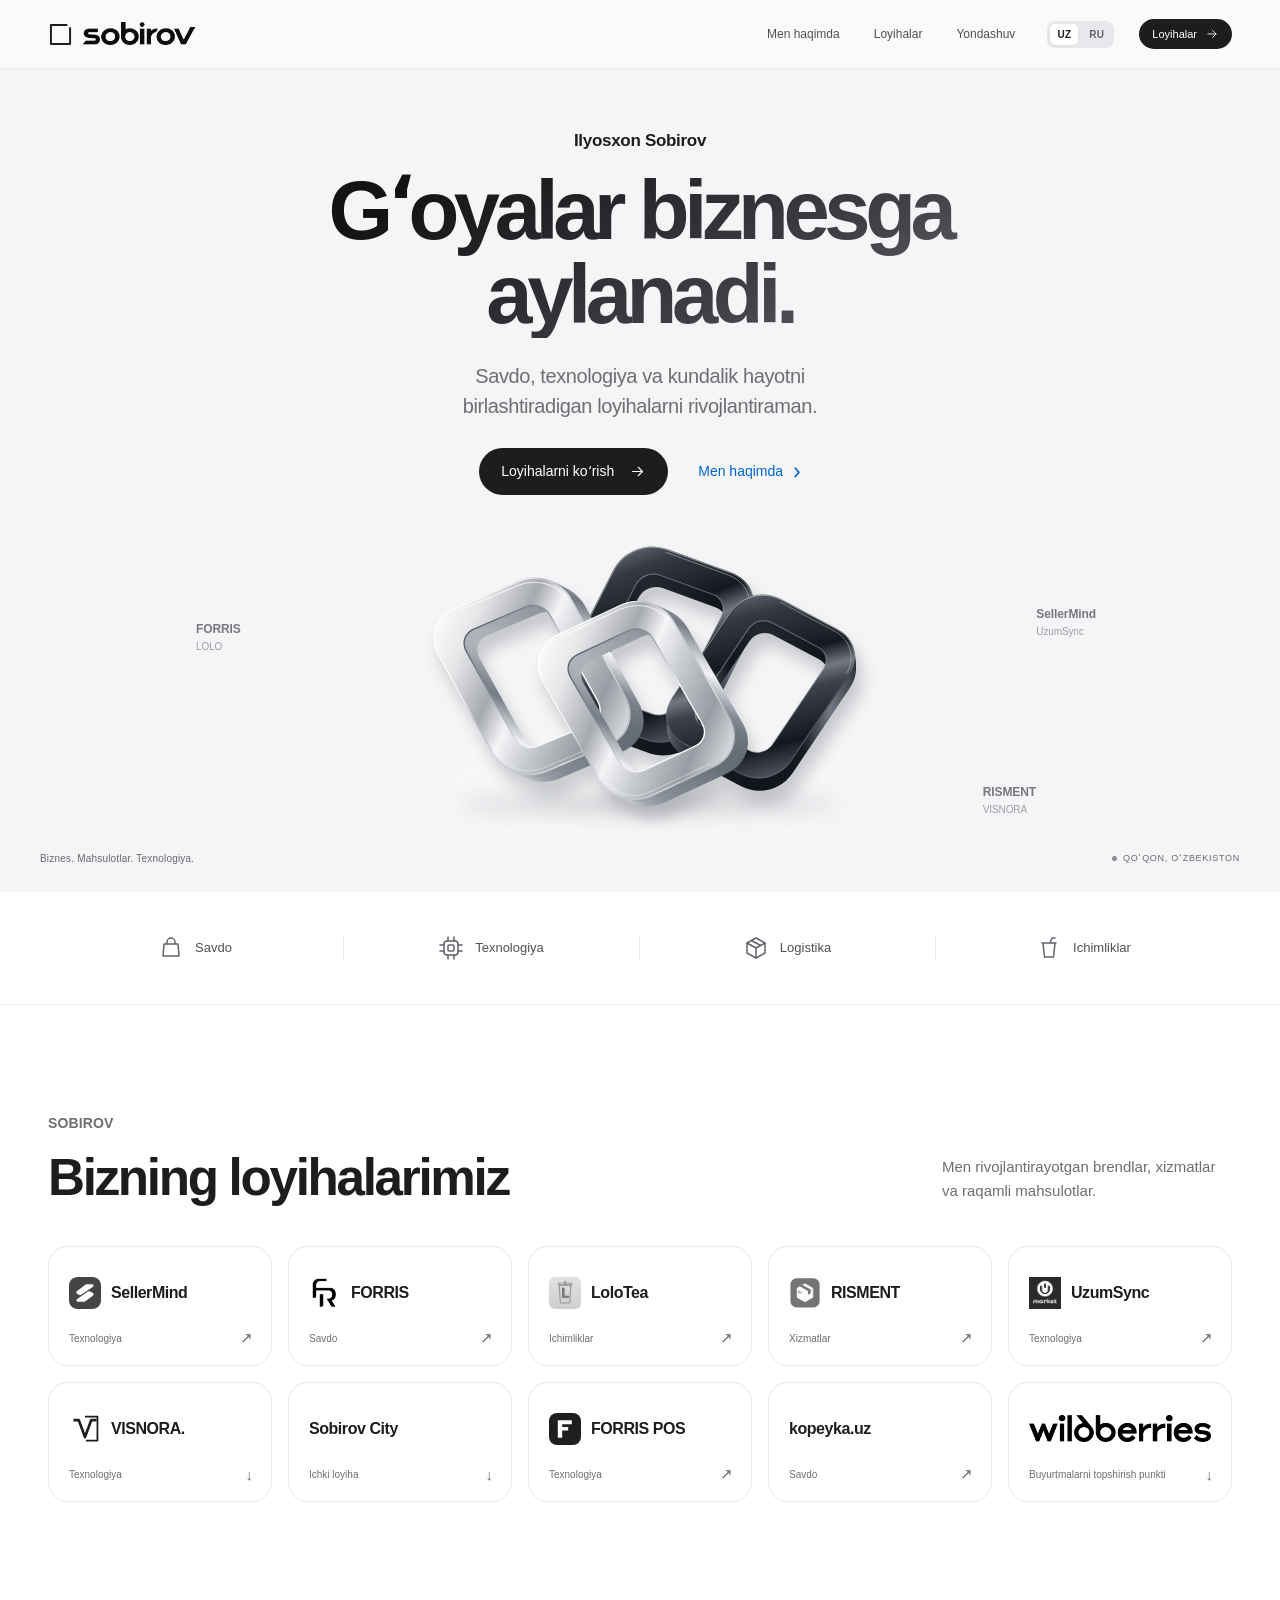
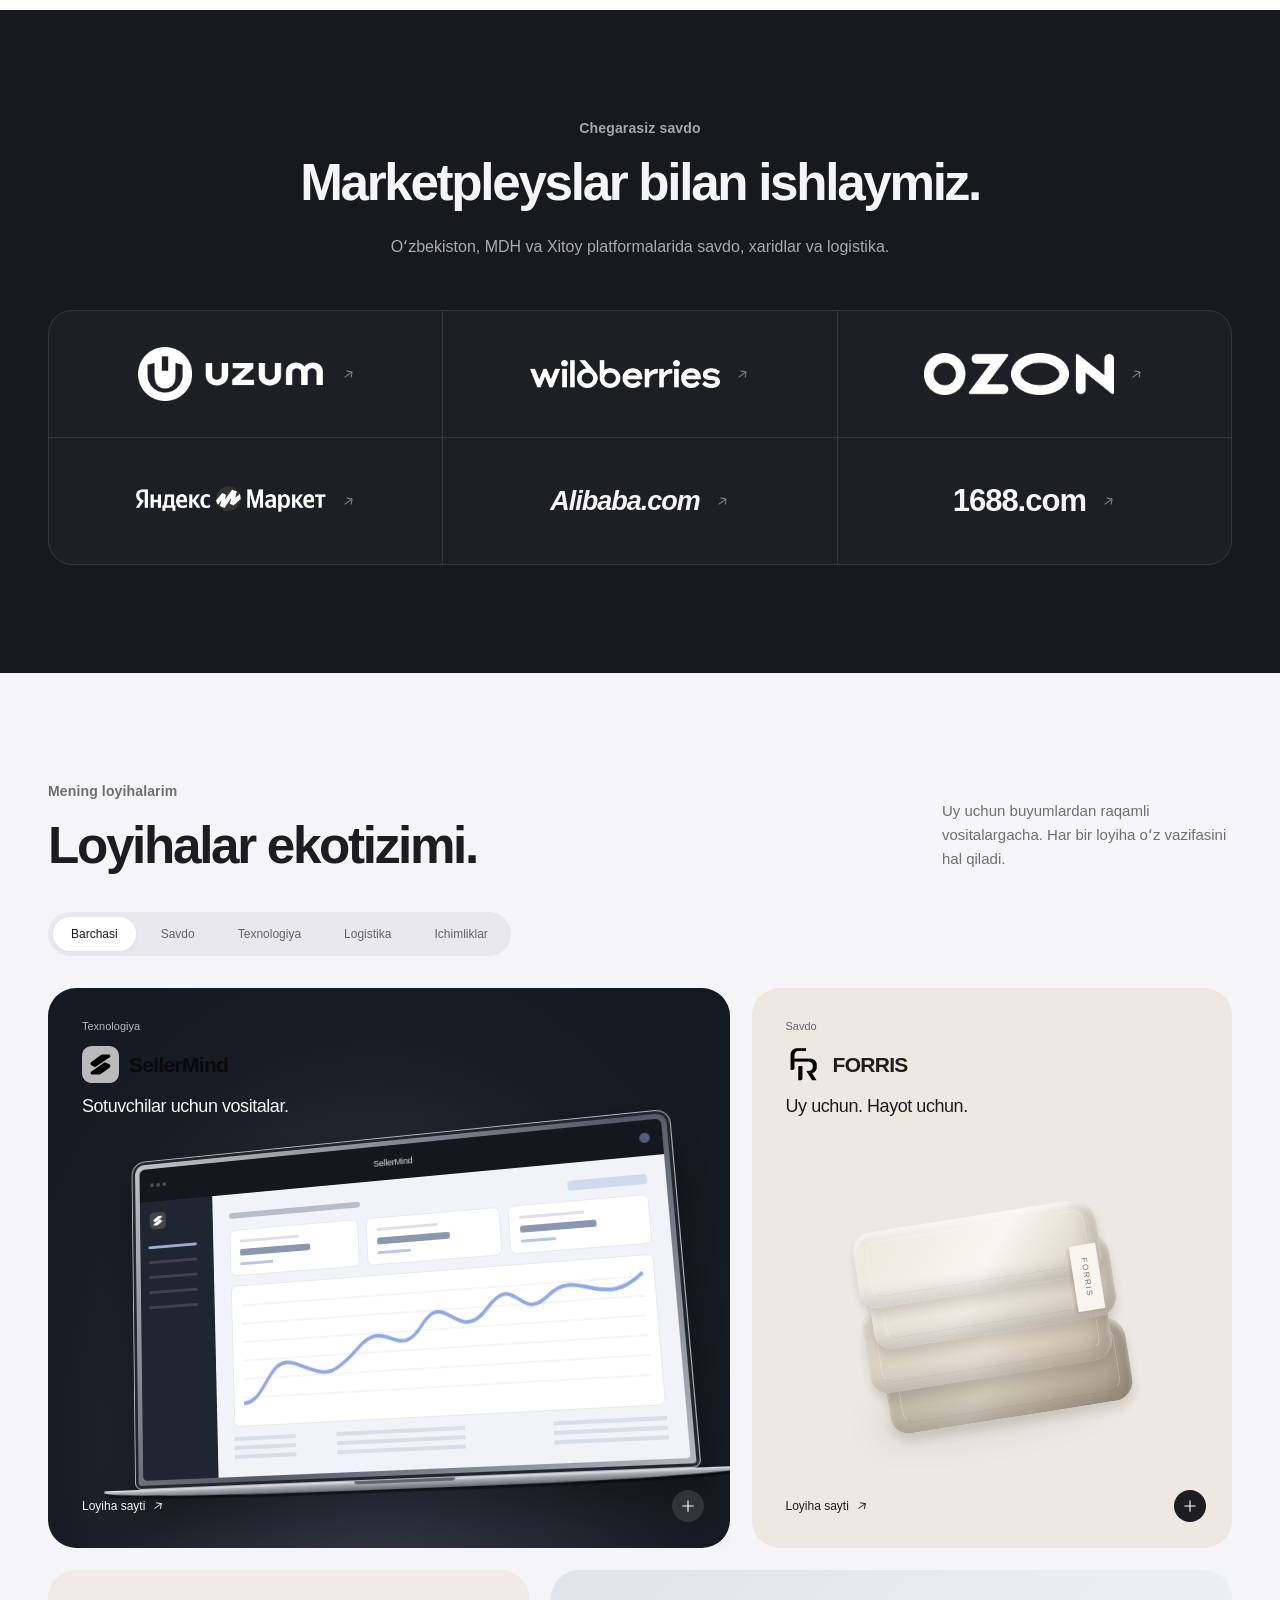
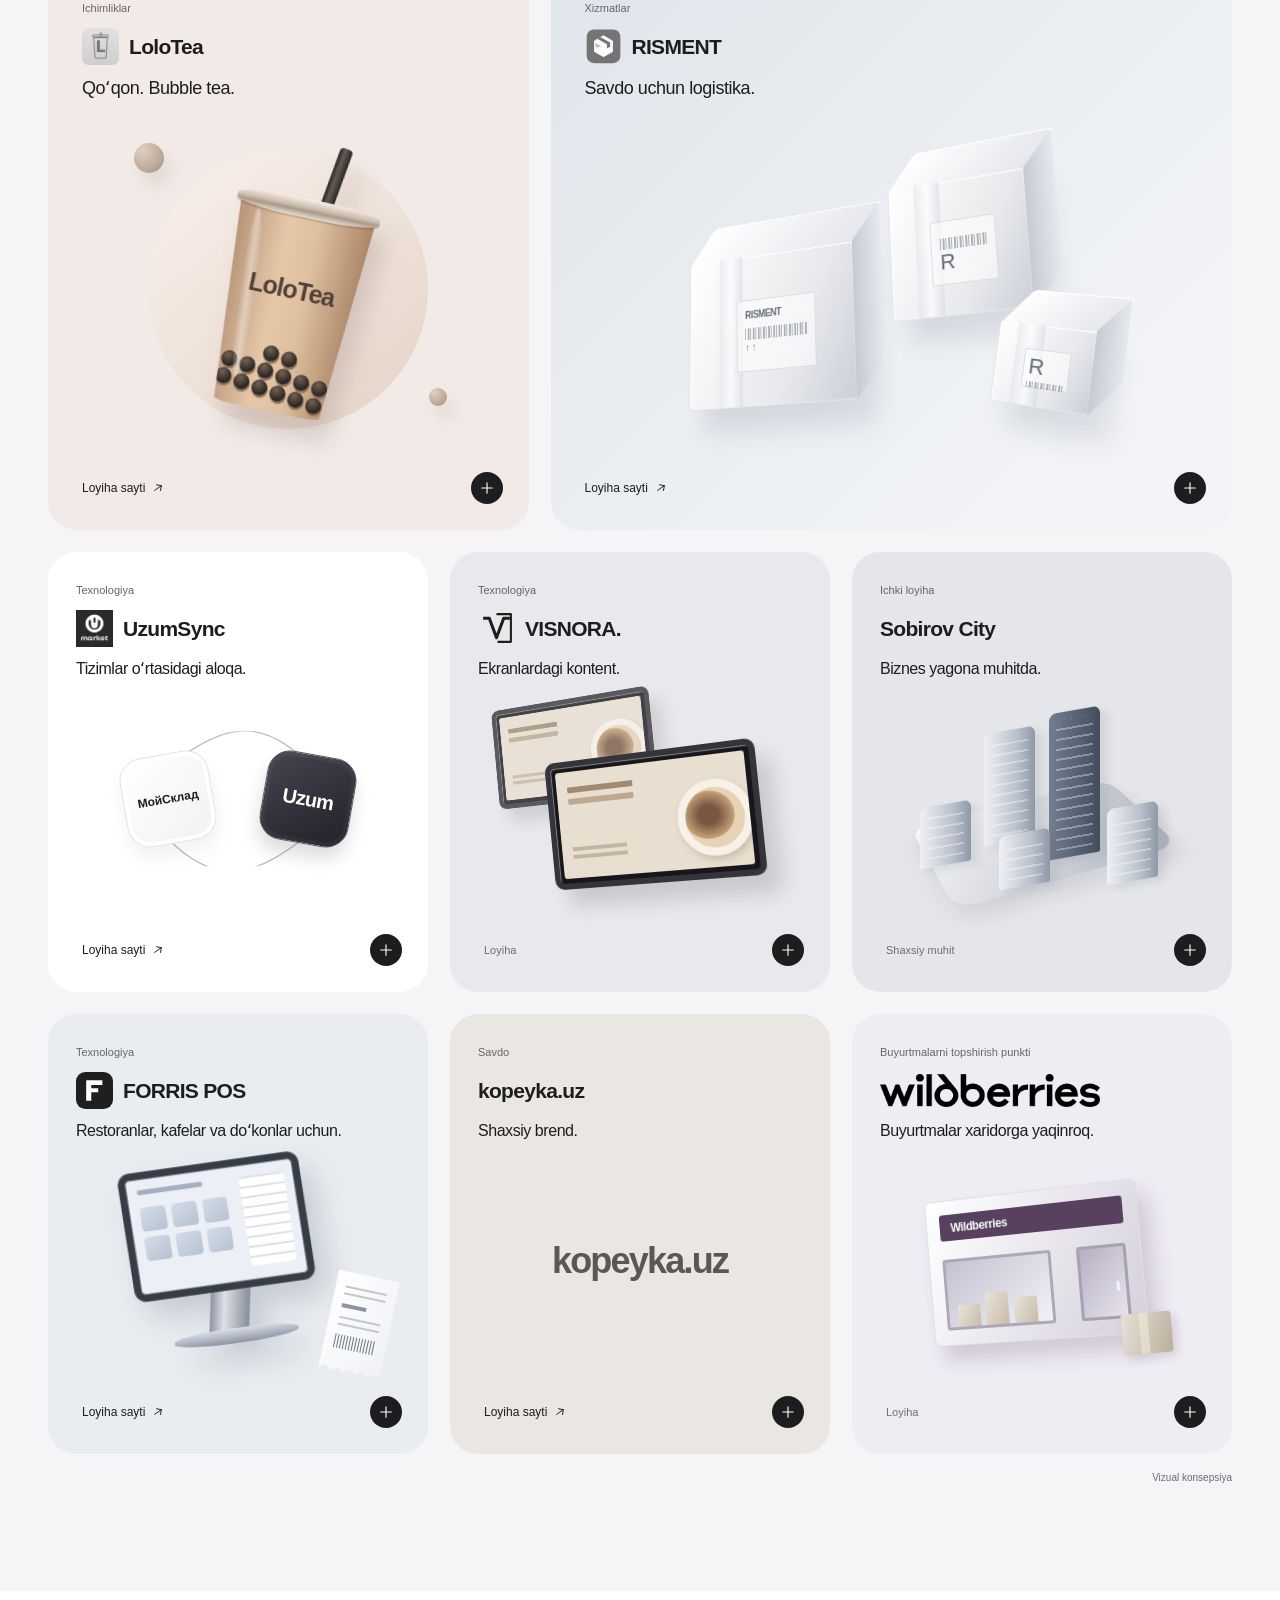
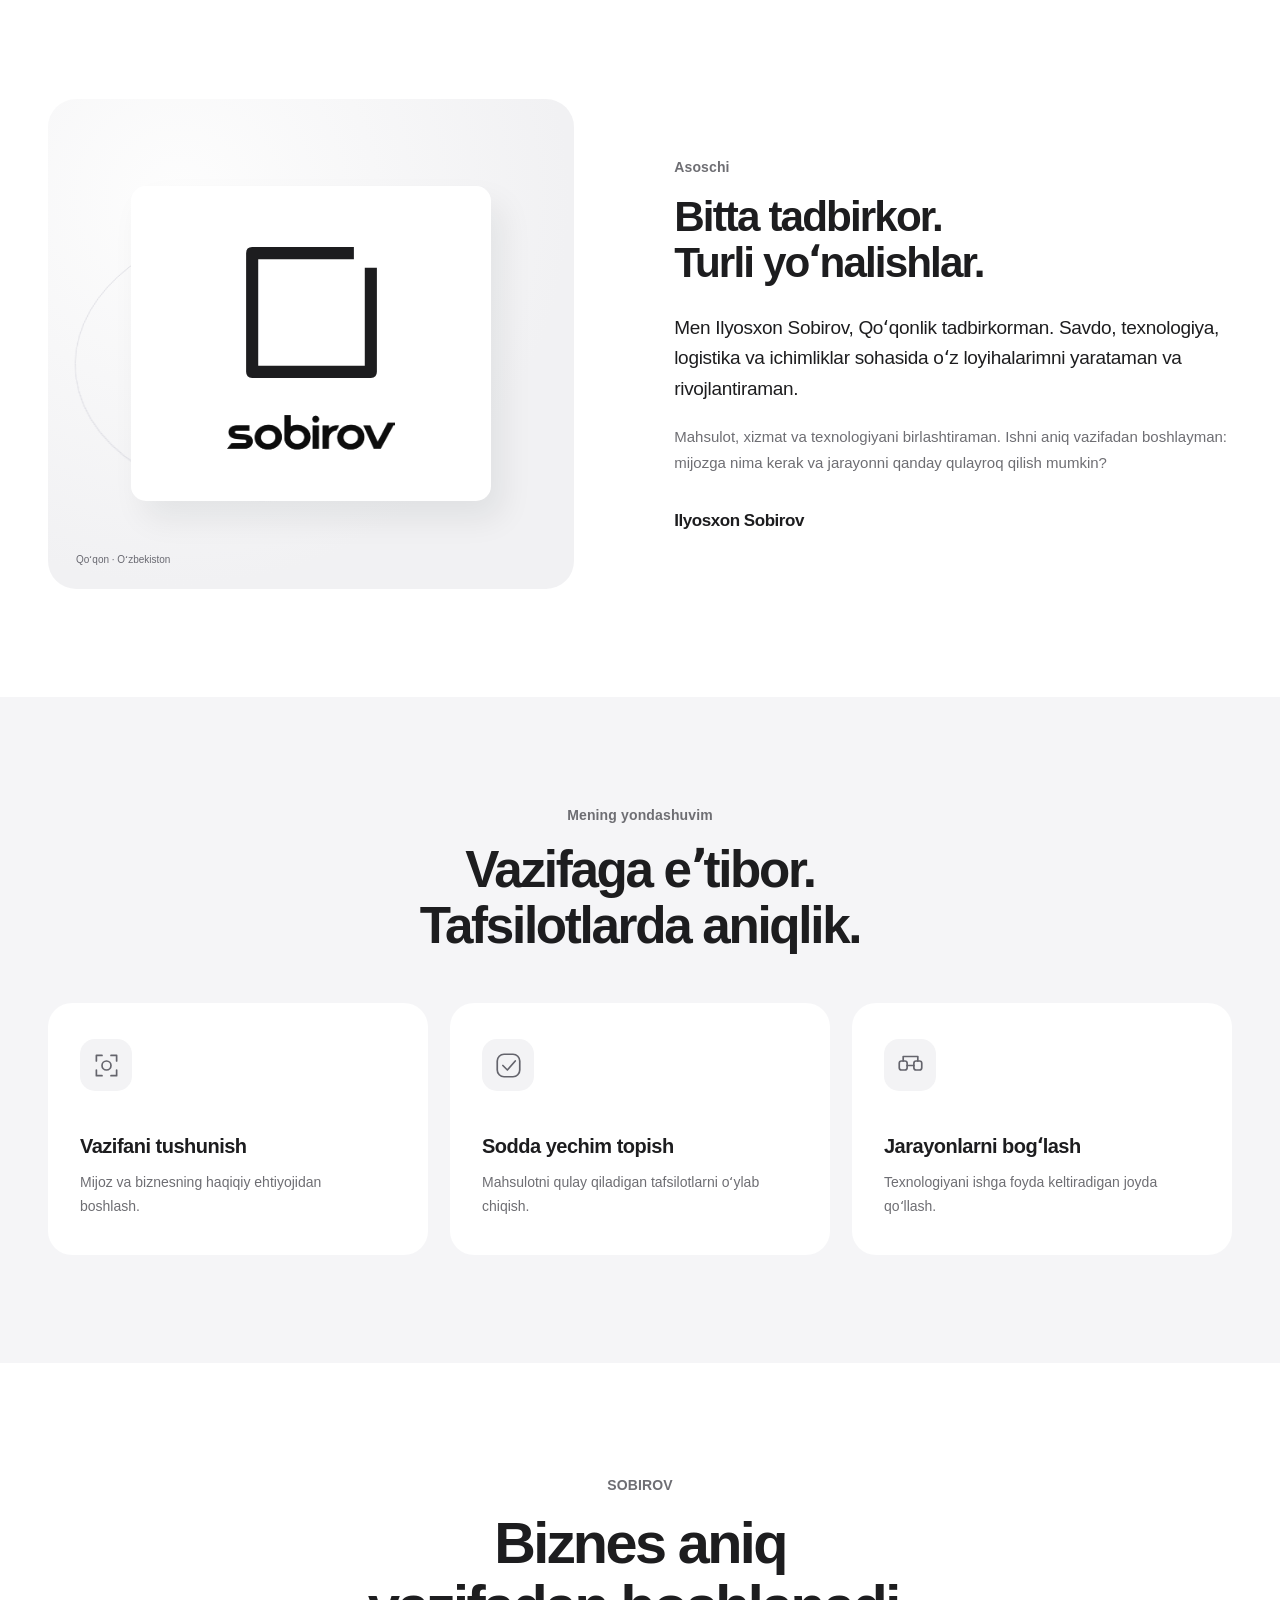
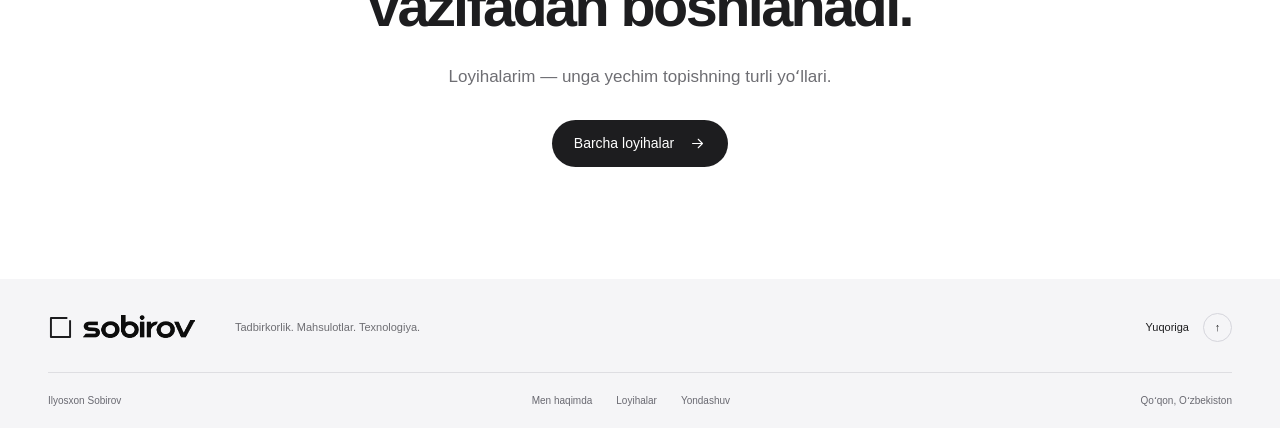
<file: index.html>
<!doctype html>
<html lang="uz"><head><meta charset="utf-8"><meta name="viewport" content="width=device-width,initial-scale=1"><meta name="theme-color" content="#f5f5f7"><title>Ilyosxon Sobirov — tadbirkor. Biznes va texnologiya.</title><meta name="description" content="Qoʻqonlik tadbirkor Ilyosxon Sobirovning shaxsiy sayti. Savdo, texnologiya, logistika va ichimliklar sohasidagi loyihalar."><meta name="robots" content="index,follow"><link rel="canonical" href="https://sobirov.co.uz/"><link rel="alternate" hreflang="uz" href="https://sobirov.co.uz/"><link rel="alternate" hreflang="ru" href="https://sobirov.co.uz/ru/"><link rel="alternate" hreflang="x-default" href="https://sobirov.co.uz/"><meta property="og:url" content="https://sobirov.co.uz/"><meta property="og:title" content="Ilyosxon Sobirov — tadbirkor. Biznes va texnologiya."><meta property="og:description" content="Qoʻqonlik tadbirkor Ilyosxon Sobirovning shaxsiy sayti. Savdo, texnologiya, logistika va ichimliklar sohasidagi loyihalar."><meta property="og:type" content="website"><meta property="og:locale" content="uz_UZ"><meta property="og:image" content="https://sobirov.co.uz/og.png"><meta property="og:image:width" content="1200"><meta property="og:image:height" content="630"><link rel="icon" href="/favicon-open-square.svg" type="image/svg+xml"><link rel="preload" as="image" href="/assets/ecosystem.svg"><link rel="stylesheet" href="/style.css"><script src="/app.js" defer></script></head><body>
<a class="skip" href="#main">Asosiy mazmunga oʻtish</a>
<header class="site-header" id="top"><div class="header-inner"><a class="logo" href="/" aria-label="SOBIROV — Yuqoriga"><img class="logo-square" src="/assets/brand/open-square.svg" width="25" height="25" alt=""><span class="logo-wordmark"><img src="/assets/brand/sobirov-wordmark-concept.png" width="1983" height="793" alt="sobirov" decoding="async"></span></a><nav id="navigation" aria-label="Menyu"><a href="#about">Men haqimda</a><a href="#our-projects">Loyihalar</a><a href="#approach">Yondashuv</a></nav><div class="header-actions"><div class="languages" aria-label="Til"><a href="/" lang="uz" aria-current="page">UZ</a><a href="/ru/" lang="ru" >RU</a></div><a class="header-cta" href="#our-projects">Loyihalar <svg class="icon " viewBox="0 0 24 24" fill="none" stroke="currentColor" stroke-width="1.5" stroke-linecap="round" stroke-linejoin="round" aria-hidden="true"><path d="M5 12h14m-6-6 6 6-6 6"/></svg></a><button class="menu" aria-expanded="false" aria-controls="navigation" aria-label="Menyu"><span></span><span></span></button></div></div></header>
<main id="main">
<section class="hero" aria-labelledby="hero-title"><div class="hero-copy"><p class="hero-name">Ilyosxon Sobirov</p><h1 id="hero-title">Gʻoyalar biznesga<br>aylanadi.</h1><p class="hero-lead">Savdo, texnologiya va kundalik hayotni birlashtiradigan loyihalarni rivojlantiraman.</p><div class="hero-actions"><a class="button button-dark" href="#our-projects">Loyihalarni koʻrish <svg class="icon " viewBox="0 0 24 24" fill="none" stroke="currentColor" stroke-width="1.5" stroke-linecap="round" stroke-linejoin="round" aria-hidden="true"><path d="M5 12h14m-6-6 6 6-6 6"/></svg></a><a class="text-link" href="#about">Men haqimda <span aria-hidden="true">›</span></a></div></div><div class="hero-art" aria-hidden="true"><img src="/assets/ecosystem.svg" width="1200" height="520" alt="" fetchpriority="high"><span class="art-label art-label-1">FORRIS<span>LOLO</span></span><span class="art-label art-label-2">SellerMind<span>UzumSync</span></span><span class="art-label art-label-3">RISMENT<span>VISNORA</span></span></div><div class="hero-caption"><span>Biznes. Mahsulotlar. Texnologiya.</span><span class="location"><span class="location-dot"></span>QOʻQON, OʻZBEKISTON</span></div></section>
<div class="sectors"><div class="content-width sectors-inner"><div class="sector"><svg class="icon " viewBox="0 0 24 24" fill="none" stroke="currentColor" stroke-width="1.5" stroke-linecap="round" stroke-linejoin="round" aria-hidden="true"><path d="M5 8h14l1 12H4L5 8Z"/><path d="M8 8V6a4 4 0 0 1 8 0v2"/></svg><span>Savdo</span></div><div class="sector"><svg class="icon " viewBox="0 0 24 24" fill="none" stroke="currentColor" stroke-width="1.5" stroke-linecap="round" stroke-linejoin="round" aria-hidden="true"><rect x="5" y="5" width="14" height="14" rx="3"/><path d="M9 1v4m6-4v4M9 19v4m6-4v4M1 9h4m-4 6h4m14-6h4m-4 6h4"/><rect x="9" y="9" width="6" height="6" rx="1"/></svg><span>Texnologiya</span></div><div class="sector"><svg class="icon " viewBox="0 0 24 24" fill="none" stroke="currentColor" stroke-width="1.5" stroke-linecap="round" stroke-linejoin="round" aria-hidden="true"><path d="m12 2 9 5v10l-9 5-9-5V7l9-5Z"/><path d="m3 7 9 5 9-5M12 12v10M7.5 4.5l9 5"/></svg><span>Logistika</span></div><div class="sector"><svg class="icon " viewBox="0 0 24 24" fill="none" stroke="currentColor" stroke-width="1.5" stroke-linecap="round" stroke-linejoin="round" aria-hidden="true"><path d="M6 7h12l-1.5 14h-9L6 7Zm-1 0h14M13 7l2-5h3"/></svg><span>Ichimliklar</span></div></div></div>
<section class="brands-section section-space" id="our-projects" aria-labelledby="brands-title"><div class="content-width"><div class="section-heading"><div><p class="eyebrow">SOBIROV</p><h2 id="brands-title">Bizning loyihalarimiz</h2></div><p class="section-intro">Men rivojlantirayotgan brendlar, xizmatlar va raqamli mahsulotlar.</p></div><div class="brands-grid"><a class="brand-tile" href="https://sellermind.uz" target="_blank" rel="noopener noreferrer" aria-label="SellerMind: Loyiha sayti"><span class="project-logo brand-lockup" role="img" aria-label="SellerMind"><img class="real-brand-asset" src="/assets/projects/originals/sellermind.svg" alt="" loading="lazy"><span class="real-brand-name">SellerMind</span></span><span class="brand-tile-category">Texnologiya</span><span class="brand-tile-arrow" aria-hidden="true">↗</span></a><a class="brand-tile" href="https://forris.uz" target="_blank" rel="noopener noreferrer" aria-label="FORRIS: Loyiha sayti"><span class="project-logo brand-lockup" role="img" aria-label="FORRIS"><img class="real-brand-asset real-brand-silhouette" src="/assets/projects/originals/forris.png" alt="" loading="lazy"><span class="real-brand-name">FORRIS</span></span><span class="brand-tile-category">Savdo</span><span class="brand-tile-arrow" aria-hidden="true">↗</span></a><a class="brand-tile" href="https://lolotea.uz" target="_blank" rel="noopener noreferrer" aria-label="LOLO: Loyiha sayti"><span class="project-logo brand-lockup" role="img" aria-label="LOLO"><img class="real-brand-asset" src="/assets/projects/originals/lolo.png" alt="" loading="lazy"><span class="real-brand-name">LoloTea</span></span><span class="brand-tile-category">Ichimliklar</span><span class="brand-tile-arrow" aria-hidden="true">↗</span></a><a class="brand-tile" href="https://risment.uz" target="_blank" rel="noopener noreferrer" aria-label="RISMENT: Loyiha sayti"><span class="project-logo brand-lockup" role="img" aria-label="RISMENT"><img class="real-brand-asset" src="/assets/projects/originals/risment.svg" alt="" loading="lazy"><span class="real-brand-name">RISMENT</span></span><span class="brand-tile-category">Xizmatlar</span><span class="brand-tile-arrow" aria-hidden="true">↗</span></a><a class="brand-tile" href="https://www.moysklad.ru/integratsii/apps/uzumsync-by-sellermind-forris/" target="_blank" rel="noopener noreferrer" aria-label="UzumSync: Loyiha sayti"><span class="project-logo brand-lockup" role="img" aria-label="UzumSync"><img class="real-brand-asset" src="/assets/projects/originals/uzumsync.png" alt="" loading="lazy"><span class="real-brand-name">UzumSync</span></span><span class="brand-tile-category">Texnologiya</span><span class="brand-tile-arrow" aria-hidden="true">↗</span></a><a class="brand-tile" href="#project-visnora"  aria-label="VISNORA: Loyiha haqida batafsil"><span class="project-logo brand-lockup" role="img" aria-label="VISNORA"><img class="real-brand-asset" src="/assets/projects/originals/visnora.svg" alt="" loading="lazy"><span class="real-brand-name">VISNORA.</span></span><span class="brand-tile-category">Texnologiya</span><span class="brand-tile-arrow" aria-hidden="true">↓</span></a><a class="brand-tile" href="#project-city"  aria-label="Sobirov City: Loyiha haqida batafsil"><span class="project-logo brand-lockup brand-lockup--text">Sobirov City</span><span class="brand-tile-category">Ichki loyiha</span><span class="brand-tile-arrow" aria-hidden="true">↓</span></a><a class="brand-tile" href="https://pos.forris.uz" target="_blank" rel="noopener noreferrer" aria-label="FORRIS POS: Loyiha sayti"><span class="project-logo brand-lockup" role="img" aria-label="FORRIS POS"><img class="real-brand-asset" src="/assets/projects/originals/pos.svg" alt="" loading="lazy"><span class="real-brand-name">FORRIS POS</span></span><span class="brand-tile-category">Texnologiya</span><span class="brand-tile-arrow" aria-hidden="true">↗</span></a><a class="brand-tile" href="https://kopeyka.uz" target="_blank" rel="noopener noreferrer" aria-label="kopeyka.uz: Loyiha sayti"><span class="project-logo brand-lockup brand-lockup--text">kopeyka.uz</span><span class="brand-tile-category">Savdo</span><span class="brand-tile-arrow" aria-hidden="true">↗</span></a><a class="brand-tile" href="#project-wb-pickup"  aria-label="Wildberries topshirish punkti: Loyiha haqida batafsil"><span class="project-logo brand-lockup brand-lockup--wordmark" role="img" aria-label="Wildberries topshirish punkti"><img class="real-brand-asset real-brand-silhouette" src="/assets/projects/originals/wildberries.webp" alt="" loading="lazy"></span><span class="brand-tile-category">Buyurtmalarni topshirish punkti</span><span class="brand-tile-arrow" aria-hidden="true">↓</span></a></div></div></section>
<section class="marketplaces-section section-space" id="marketplaces" aria-labelledby="marketplaces-title"><div class="content-width"><div class="marketplaces-heading"><p class="eyebrow">Chegarasiz savdo</p><h2 id="marketplaces-title">Marketpleyslar bilan ishlaymiz.</h2><p>Oʻzbekiston, MDH va Xitoy platformalarida savdo, xaridlar va logistika.</p></div><div class="marketplaces-grid"><a class="marketplace-logo market-uzum" href="https://uzum.uz" target="_blank" rel="noopener noreferrer" aria-label="Uzum Market: Platformani ochish"><span><img class="marketplace-real-logo" src="/assets/projects/originals/uzum.png" alt="Uzum Market" loading="lazy"></span><svg class="icon " viewBox="0 0 24 24" fill="none" stroke="currentColor" stroke-width="1.5" stroke-linecap="round" stroke-linejoin="round" aria-hidden="true"><path d="M5 12h14m-6-6 6 6-6 6"/></svg></a><a class="marketplace-logo market-wb" href="https://www.wildberries.ru" target="_blank" rel="noopener noreferrer" aria-label="Wildberries: Platformani ochish"><span><img class="marketplace-real-logo" src="/assets/projects/originals/wildberries.webp" alt="Wildberries" loading="lazy"></span><svg class="icon " viewBox="0 0 24 24" fill="none" stroke="currentColor" stroke-width="1.5" stroke-linecap="round" stroke-linejoin="round" aria-hidden="true"><path d="M5 12h14m-6-6 6 6-6 6"/></svg></a><a class="marketplace-logo market-ozon" href="https://www.ozon.ru" target="_blank" rel="noopener noreferrer" aria-label="Ozon: Platformani ochish"><span><img class="marketplace-real-logo" src="/assets/projects/originals/ozon.webp" alt="Ozon" loading="lazy"></span><svg class="icon " viewBox="0 0 24 24" fill="none" stroke="currentColor" stroke-width="1.5" stroke-linecap="round" stroke-linejoin="round" aria-hidden="true"><path d="M5 12h14m-6-6 6 6-6 6"/></svg></a><a class="marketplace-logo market-yandex" href="https://market.yandex.ru" target="_blank" rel="noopener noreferrer" aria-label="Yandex Market: Platformani ochish"><span><img class="marketplace-real-logo" src="/assets/projects/originals/yandex.png" alt="Yandex Market" loading="lazy"></span><svg class="icon " viewBox="0 0 24 24" fill="none" stroke="currentColor" stroke-width="1.5" stroke-linecap="round" stroke-linejoin="round" aria-hidden="true"><path d="M5 12h14m-6-6 6 6-6 6"/></svg></a><a class="marketplace-logo market-alibaba" href="https://www.alibaba.com" target="_blank" rel="noopener noreferrer" aria-label="Alibaba.com: Platformani ochish"><span>Alibaba.com</span><svg class="icon " viewBox="0 0 24 24" fill="none" stroke="currentColor" stroke-width="1.5" stroke-linecap="round" stroke-linejoin="round" aria-hidden="true"><path d="M5 12h14m-6-6 6 6-6 6"/></svg></a><a class="marketplace-logo market-1688" href="https://www.1688.com" target="_blank" rel="noopener noreferrer" aria-label="1688.com: Platformani ochish"><span>1688.com</span><svg class="icon " viewBox="0 0 24 24" fill="none" stroke="currentColor" stroke-width="1.5" stroke-linecap="round" stroke-linejoin="round" aria-hidden="true"><path d="M5 12h14m-6-6 6 6-6 6"/></svg></a></div></div></section>
<section class="portfolio section-space" id="projects" aria-labelledby="portfolio-title"><div class="content-width"><div class="section-heading reveal"><div><p class="eyebrow">Mening loyihalarim</p><h2 id="portfolio-title">Loyihalar ekotizimi.</h2></div><p class="section-intro">Uy uchun buyumlardan raqamli vositalargacha. Har bir loyiha oʻz vazifasini hal qiladi.</p></div><div class="filters" role="group" aria-label="Loyihalar"><button data-filter="all" aria-pressed="true">Barchasi</button><button data-filter="Trade" aria-pressed="false">Savdo</button><button data-filter="Tech" aria-pressed="false">Texnologiya</button><button data-filter="Services" aria-pressed="false">Logistika</button><button data-filter="Food" aria-pressed="false">Ichimliklar</button></div><div class="project-grid"><article id="project-sellermind" class="project project-sellermind" data-category="Tech">
      <div class="project-copy"><span class="project-eyebrow">Texnologiya</span><h3><span class="project-logo brand-lockup" role="img" aria-label="SellerMind"><img class="real-brand-asset" src="/assets/projects/originals/sellermind.svg" alt="" loading="lazy"><span class="real-brand-name">SellerMind</span></span></h3><p class="project-tagline">Sotuvchilar uchun vositalar.</p></div>
      <div class="project-visual" aria-hidden="true"><div class="software-scene"><div class="laptop"><div class="laptop-screen"><div class="screen-top"><span class="screen-dots"><i></i><i></i><i></i></span><b>SellerMind</b><span class="screen-avatar"></span></div><div class="app-layout"><div class="app-sidebar"><span class="app-symbol"><img src="/assets/projects/originals/sellermind.svg" alt=""></span><i class="active"></i><i></i><i></i><i></i><i></i></div><div class="app-workspace"><div class="app-heading"><i></i><i></i></div><div class="app-metrics"><span><i></i><b></b><em></em></span><span><i></i><b></b><em></em></span><span><i></i><b></b><em></em></span></div><div class="app-graph"><div class="graph-grid"></div><svg viewBox="0 0 400 100" preserveAspectRatio="none"><path d="M0 90C25 90 25 50 55 60S90 75 120 50 160 65 185 35 220 55 250 25 280 40 310 18 360 35 400 5" fill="none" stroke="#8ea8ee" stroke-width="3"/></svg></div><div class="app-table"><i></i><i></i><i></i></div></div></div></div><div class="laptop-base"></div></div></div></div>
      <div class="project-bottom"><a class="project-link" href="https://sellermind.uz" target="_blank" rel="noopener noreferrer" aria-label="SellerMind: Saytga oʻtish">Loyiha sayti <svg class="icon " viewBox="0 0 24 24" fill="none" stroke="currentColor" stroke-width="1.5" stroke-linecap="round" stroke-linejoin="round" aria-hidden="true"><path d="M5 12h14m-6-6 6 6-6 6"/></svg></a><button class="project-more" data-open="detail-sellermind" aria-haspopup="dialog" aria-controls="detail-sellermind" aria-label="Loyiha haqida: SellerMind"><svg class="icon " viewBox="0 0 24 24" fill="none" stroke="currentColor" stroke-width="1.5" stroke-linecap="round" stroke-linejoin="round" aria-hidden="true"><path d="M12 5v14M5 12h14"/></svg></button></div>
    </article><article id="project-forris" class="project project-forris" data-category="Trade">
      <div class="project-copy"><span class="project-eyebrow">Savdo</span><h3><span class="project-logo brand-lockup" role="img" aria-label="FORRIS"><img class="real-brand-asset real-brand-silhouette" src="/assets/projects/originals/forris.png" alt="" loading="lazy"><span class="real-brand-name">FORRIS</span></span></h3><p class="project-tagline">Uy uchun. Hayot uchun.</p></div>
      <div class="project-visual" aria-hidden="true"><div class="linen-scene"><div class="linen-shadow"></div><div class="linen-stack"><div class="linen linen-1"></div><div class="linen linen-2"></div><div class="linen linen-3"></div><div class="linen linen-4"></div><span class="linen-tag">FORRIS</span></div></div></div>
      <div class="project-bottom"><a class="project-link" href="https://forris.uz" target="_blank" rel="noopener noreferrer" aria-label="FORRIS: Saytga oʻtish">Loyiha sayti <svg class="icon " viewBox="0 0 24 24" fill="none" stroke="currentColor" stroke-width="1.5" stroke-linecap="round" stroke-linejoin="round" aria-hidden="true"><path d="M5 12h14m-6-6 6 6-6 6"/></svg></a><button class="project-more" data-open="detail-forris" aria-haspopup="dialog" aria-controls="detail-forris" aria-label="Loyiha haqida: FORRIS"><svg class="icon " viewBox="0 0 24 24" fill="none" stroke="currentColor" stroke-width="1.5" stroke-linecap="round" stroke-linejoin="round" aria-hidden="true"><path d="M12 5v14M5 12h14"/></svg></button></div>
    </article><article id="project-lolo" class="project project-lolo" data-category="Food">
      <div class="project-copy"><span class="project-eyebrow">Ichimliklar</span><h3><span class="project-logo brand-lockup" role="img" aria-label="LOLO"><img class="real-brand-asset" src="/assets/projects/originals/lolo.png" alt="" loading="lazy"><span class="real-brand-name">LoloTea</span></span></h3><p class="project-tagline">Qoʻqon. Bubble tea.</p></div>
      <div class="project-visual" aria-hidden="true"><div class="tea-scene"><div class="tea-disc"></div><div class="tea-cup"><div class="tea-straw"></div><div class="tea-liquid"><div class="tea-pearls"><i></i><i></i><i></i><i></i><i></i><i></i><i></i><i></i><i></i><i></i><i></i><i></i><i></i><i></i></div></div><div class="tea-shine"></div><div class="tea-lid"></div><div class="tea-word tea-word-real">LoloTea</div></div><div class="tea-orbit tea-orbit-1"></div><div class="tea-orbit tea-orbit-2"></div></div></div>
      <div class="project-bottom"><a class="project-link" href="https://lolotea.uz" target="_blank" rel="noopener noreferrer" aria-label="LOLO: Saytga oʻtish">Loyiha sayti <svg class="icon " viewBox="0 0 24 24" fill="none" stroke="currentColor" stroke-width="1.5" stroke-linecap="round" stroke-linejoin="round" aria-hidden="true"><path d="M5 12h14m-6-6 6 6-6 6"/></svg></a><button class="project-more" data-open="detail-lolo" aria-haspopup="dialog" aria-controls="detail-lolo" aria-label="Loyiha haqida: LOLO"><svg class="icon " viewBox="0 0 24 24" fill="none" stroke="currentColor" stroke-width="1.5" stroke-linecap="round" stroke-linejoin="round" aria-hidden="true"><path d="M12 5v14M5 12h14"/></svg></button></div>
    </article><article id="project-risment" class="project project-risment" data-category="Services">
      <div class="project-copy"><span class="project-eyebrow">Xizmatlar</span><h3><span class="project-logo brand-lockup" role="img" aria-label="RISMENT"><img class="real-brand-asset" src="/assets/projects/originals/risment.svg" alt="" loading="lazy"><span class="real-brand-name">RISMENT</span></span></h3><p class="project-tagline">Savdo uchun logistika.</p></div>
      <div class="project-visual" aria-hidden="true"><div class="logistics-scene"><div class="parcel parcel-back"><span class="parcel-tape"></span><span class="parcel-label"><i></i><b>R</b></span></div><div class="parcel parcel-front"><span class="parcel-tape"></span><span class="parcel-label"><b>RISMENT</b><i></i><em>↑ ↑</em></span></div><div class="parcel parcel-small"><span class="parcel-tape"></span><span class="parcel-label"><b>R</b><i></i></span></div></div></div>
      <div class="project-bottom"><a class="project-link" href="https://risment.uz" target="_blank" rel="noopener noreferrer" aria-label="RISMENT: Saytga oʻtish">Loyiha sayti <svg class="icon " viewBox="0 0 24 24" fill="none" stroke="currentColor" stroke-width="1.5" stroke-linecap="round" stroke-linejoin="round" aria-hidden="true"><path d="M5 12h14m-6-6 6 6-6 6"/></svg></a><button class="project-more" data-open="detail-risment" aria-haspopup="dialog" aria-controls="detail-risment" aria-label="Loyiha haqida: RISMENT"><svg class="icon " viewBox="0 0 24 24" fill="none" stroke="currentColor" stroke-width="1.5" stroke-linecap="round" stroke-linejoin="round" aria-hidden="true"><path d="M12 5v14M5 12h14"/></svg></button></div>
    </article><article id="project-uzumsync" class="project project-uzumsync" data-category="Tech">
      <div class="project-copy"><span class="project-eyebrow">Texnologiya</span><h3><span class="project-logo brand-lockup" role="img" aria-label="UzumSync"><img class="real-brand-asset" src="/assets/projects/originals/uzumsync.png" alt="" loading="lazy"><span class="real-brand-name">UzumSync</span></span></h3><p class="project-tagline">Tizimlar oʻrtasidagi aloqa.</p></div>
      <div class="project-visual" aria-hidden="true"><div class="sync-scene"><svg class="sync-path" viewBox="0 0 400 150"><path d="M100 58C190-20 230-20 300 58M300 96C210 175 170 175 100 96" fill="none" stroke="currentColor" stroke-width="1.5"/><path d="m288 49 13 10 1-16M111 106l-13-10-1 16" fill="none" stroke="currentColor" stroke-width="1.5"/></svg><div class="sync-node node-stock"><span>МойСклад</span></div><div class="sync-node node-uzum"><span>Uzum</span></div></div></div>
      <div class="project-bottom"><a class="project-link" href="https://www.moysklad.ru/integratsii/apps/uzumsync-by-sellermind-forris/" target="_blank" rel="noopener noreferrer" aria-label="UzumSync: Saytga oʻtish">Loyiha sayti <svg class="icon " viewBox="0 0 24 24" fill="none" stroke="currentColor" stroke-width="1.5" stroke-linecap="round" stroke-linejoin="round" aria-hidden="true"><path d="M5 12h14m-6-6 6 6-6 6"/></svg></a><button class="project-more" data-open="detail-uzumsync" aria-haspopup="dialog" aria-controls="detail-uzumsync" aria-label="Loyiha haqida: UzumSync"><svg class="icon " viewBox="0 0 24 24" fill="none" stroke="currentColor" stroke-width="1.5" stroke-linecap="round" stroke-linejoin="round" aria-hidden="true"><path d="M12 5v14M5 12h14"/></svg></button></div>
    </article><article id="project-visnora" class="project project-visnora" data-category="Tech">
      <div class="project-copy"><span class="project-eyebrow">Texnologiya</span><h3><span class="project-logo brand-lockup" role="img" aria-label="VISNORA"><img class="real-brand-asset" src="/assets/projects/originals/visnora.svg" alt="" loading="lazy"><span class="real-brand-name">VISNORA.</span></span></h3><p class="project-tagline">Ekranlardagi kontent.</p></div>
      <div class="project-visual" aria-hidden="true"><div class="display-scene"><div class="menu-display display-back"><div class="display-art"><i></i><b></b><span></span></div></div><div class="menu-display display-front"><div class="display-art"><i></i><b></b><span></span></div></div></div></div>
      <div class="project-bottom"><span class="project-status">Loyiha</span><button class="project-more" data-open="detail-visnora" aria-haspopup="dialog" aria-controls="detail-visnora" aria-label="Loyiha haqida: VISNORA"><svg class="icon " viewBox="0 0 24 24" fill="none" stroke="currentColor" stroke-width="1.5" stroke-linecap="round" stroke-linejoin="round" aria-hidden="true"><path d="M12 5v14M5 12h14"/></svg></button></div>
    </article><article id="project-city" class="project project-city" data-category="Internal">
      <div class="project-copy"><span class="project-eyebrow">Ichki loyiha</span><h3><span class="project-logo brand-lockup brand-lockup--text">Sobirov City</span></h3><p class="project-tagline">Biznes yagona muhitda.</p></div>
      <div class="project-visual" aria-hidden="true"><div class="city-scene"><div class="city-ground"></div><div class="city-building building-1"></div><div class="city-building building-2"></div><div class="city-building building-3"></div><div class="city-building building-4"></div><div class="city-building building-5"></div></div></div>
      <div class="project-bottom"><span class="project-status">Shaxsiy muhit</span><button class="project-more" data-open="detail-city" aria-haspopup="dialog" aria-controls="detail-city" aria-label="Loyiha haqida: Sobirov City"><svg class="icon " viewBox="0 0 24 24" fill="none" stroke="currentColor" stroke-width="1.5" stroke-linecap="round" stroke-linejoin="round" aria-hidden="true"><path d="M12 5v14M5 12h14"/></svg></button></div>
    </article><article id="project-pos" class="project project-pos" data-category="Tech">
      <div class="project-copy"><span class="project-eyebrow">Texnologiya</span><h3><span class="project-logo brand-lockup" role="img" aria-label="FORRIS POS"><img class="real-brand-asset" src="/assets/projects/originals/pos.svg" alt="" loading="lazy"><span class="real-brand-name">FORRIS POS</span></span></h3><p class="project-tagline">Restoranlar, kafelar va doʻkonlar uchun.</p></div>
      <div class="project-visual" aria-hidden="true"><div class="pos-scene"><div class="pos-terminal"><div class="pos-display"><div class="pos-interface"><span></span><div><i></i><i></i><i></i><i></i><i></i><i></i></div><b></b></div></div><div class="pos-neck"></div><div class="pos-foot"></div></div><div class="pos-receipt"><i></i><i></i><b></b><i></i><i></i><span></span></div></div></div>
      <div class="project-bottom"><a class="project-link" href="https://pos.forris.uz" target="_blank" rel="noopener noreferrer" aria-label="FORRIS POS: Saytga oʻtish">Loyiha sayti <svg class="icon " viewBox="0 0 24 24" fill="none" stroke="currentColor" stroke-width="1.5" stroke-linecap="round" stroke-linejoin="round" aria-hidden="true"><path d="M5 12h14m-6-6 6 6-6 6"/></svg></a><button class="project-more" data-open="detail-pos" aria-haspopup="dialog" aria-controls="detail-pos" aria-label="Loyiha haqida: FORRIS POS"><svg class="icon " viewBox="0 0 24 24" fill="none" stroke="currentColor" stroke-width="1.5" stroke-linecap="round" stroke-linejoin="round" aria-hidden="true"><path d="M12 5v14M5 12h14"/></svg></button></div>
    </article><article id="project-kopeyka" class="project project-kopeyka" data-category="Trade">
      <div class="project-copy"><span class="project-eyebrow">Savdo</span><h3><span class="project-logo brand-lockup brand-lockup--text">kopeyka.uz</span></h3><p class="project-tagline">Shaxsiy brend.</p></div>
      <div class="project-visual" aria-hidden="true"><div class="project-text-visual">kopeyka.uz</div></div>
      <div class="project-bottom"><a class="project-link" href="https://kopeyka.uz" target="_blank" rel="noopener noreferrer" aria-label="kopeyka.uz: Saytga oʻtish">Loyiha sayti <svg class="icon " viewBox="0 0 24 24" fill="none" stroke="currentColor" stroke-width="1.5" stroke-linecap="round" stroke-linejoin="round" aria-hidden="true"><path d="M5 12h14m-6-6 6 6-6 6"/></svg></a><button class="project-more" data-open="detail-kopeyka" aria-haspopup="dialog" aria-controls="detail-kopeyka" aria-label="Loyiha haqida: kopeyka.uz"><svg class="icon " viewBox="0 0 24 24" fill="none" stroke="currentColor" stroke-width="1.5" stroke-linecap="round" stroke-linejoin="round" aria-hidden="true"><path d="M12 5v14M5 12h14"/></svg></button></div>
    </article><article id="project-wb-pickup" class="project project-wb-pickup" data-category="Services">
      <div class="project-copy"><span class="project-eyebrow">Buyurtmalarni topshirish punkti</span><h3><span class="project-logo brand-lockup brand-lockup--wordmark" role="img" aria-label="Wildberries topshirish punkti"><img class="real-brand-asset real-brand-silhouette" src="/assets/projects/originals/wildberries.webp" alt="" loading="lazy"></span></h3><p class="project-tagline">Buyurtmalar xaridorga yaqinroq.</p></div>
      <div class="project-visual" aria-hidden="true"><div class="pickup-scene"><div class="pickup-building"><div class="pickup-sign">Wildberries</div><div class="pickup-window"><span></span><i></i><b></b></div><div class="pickup-door"><span></span></div></div><div class="pickup-parcel"></div></div></div>
      <div class="project-bottom"><span class="project-status">Loyiha</span><button class="project-more" data-open="detail-wb-pickup" aria-haspopup="dialog" aria-controls="detail-wb-pickup" aria-label="Loyiha haqida: Wildberries topshirish punkti"><svg class="icon " viewBox="0 0 24 24" fill="none" stroke="currentColor" stroke-width="1.5" stroke-linecap="round" stroke-linejoin="round" aria-hidden="true"><path d="M12 5v14M5 12h14"/></svg></button></div>
    </article></div><p class="sr-only" aria-live="polite" id="filter-status"></p><p class="portfolio-note">Vizual konsepsiya</p></div></section>
<section class="about section-space" id="about" aria-labelledby="about-title"><div class="content-width about-grid"><div class="about-art reveal" aria-hidden="true"><div class="about-orbit"></div><div class="approved-identity"><img class="identity-square" src="/assets/brand/open-square.svg" width="180" height="180" alt="" loading="lazy"><span class="logo-wordmark"><img src="/assets/brand/sobirov-wordmark-concept.png" width="1983" height="793" alt="" loading="lazy"></span></div><span class="about-art-location">Qoʻqon · Oʻzbekiston</span></div><div class="about-copy reveal"><p class="eyebrow">Asoschi</p><h2 id="about-title">Bitta tadbirkor.<br>Turli yoʻnalishlar.</h2><p class="about-lead">Men Ilyosxon Sobirov, Qoʻqonlik tadbirkorman. Savdo, texnologiya, logistika va ichimliklar sohasida oʻz loyihalarimni yarataman va rivojlantiraman.</p><p class="about-detail">Mahsulot, xizmat va texnologiyani birlashtiraman. Ishni aniq vazifadan boshlayman: mijozga nima kerak va jarayonni qanday qulayroq qilish mumkin?</p><span class="signature">Ilyosxon Sobirov</span></div></div></section>
<section class="approach section-space" id="approach" aria-labelledby="approach-title"><div class="content-width"><div class="approach-heading reveal"><p class="eyebrow">Mening yondashuvim</p><h2 id="approach-title">Vazifaga eʼtibor.<br>Tafsilotlarda aniqlik.</h2></div><div class="principles"><article class="principle reveal"><div class="principle-icon"><svg class="icon " viewBox="0 0 24 24" fill="none" stroke="currentColor" stroke-width="1.5" stroke-linecap="round" stroke-linejoin="round" aria-hidden="true"><path d="M8 3H3v5m13-5h5v5M3 16v5h5m13-5v5h-5"/><circle cx="12" cy="12" r="4"/></svg></div><h3>Vazifani tushunish</h3><p>Mijoz va biznesning haqiqiy ehtiyojidan boshlash.</p></article><article class="principle reveal"><div class="principle-icon"><svg class="icon " viewBox="0 0 24 24" fill="none" stroke="currentColor" stroke-width="1.5" stroke-linecap="round" stroke-linejoin="round" aria-hidden="true"><path d="m7 12 4 4 7-8"/><rect x="2" y="2" width="20" height="20" rx="6"/></svg></div><h3>Sodda yechim topish</h3><p>Mahsulotni qulay qiladigan tafsilotlarni oʻylab chiqish.</p></article><article class="principle reveal"><div class="principle-icon"><svg class="icon " viewBox="0 0 24 24" fill="none" stroke="currentColor" stroke-width="1.5" stroke-linecap="round" stroke-linejoin="round" aria-hidden="true"><rect x="2" y="8" width="7" height="8" rx="2"/><rect x="15" y="8" width="7" height="8" rx="2"/><path d="M9 12h6M5.5 8V4h13v4"/></svg></div><h3>Jarayonlarni bogʻlash</h3><p>Texnologiyani ishga foyda keltiradigan joyda qoʻllash.</p></article></div></div></section>
<section class="closing section-space"><div class="content-width reveal"><p class="eyebrow">SOBIROV</p><h2>Biznes aniq<br>vazifadan boshlanadi.</h2><p>Loyihalarim — unga yechim topishning turli yoʻllari.</p><a class="button button-dark" href="#our-projects">Barcha loyihalar <svg class="icon " viewBox="0 0 24 24" fill="none" stroke="currentColor" stroke-width="1.5" stroke-linecap="round" stroke-linejoin="round" aria-hidden="true"><path d="M5 12h14m-6-6 6 6-6 6"/></svg></a></div></section>
</main>
<footer class="site-footer"><div class="content-width"><div class="footer-main"><a class="logo" href="#top"><img class="logo-square" src="/assets/brand/open-square.svg" width="25" height="25" alt=""><span class="logo-wordmark"><img src="/assets/brand/sobirov-wordmark-concept.png" width="1983" height="793" alt="sobirov" decoding="async"></span></a><p>Tadbirkorlik. Mahsulotlar. Texnologiya.</p><a class="back-top" href="#top">Yuqoriga <span aria-hidden="true">↑</span></a></div><div class="footer-bottom"><span>Ilyosxon Sobirov</span><nav aria-label="Sahifa oxiridagi menyu"><a href="#about">Men haqimda</a><a href="#our-projects">Loyihalar</a><a href="#approach">Yondashuv</a></nav><span>Qoʻqon, Oʻzbekiston</span></div></div></footer>
<dialog class="project-dialog" id="detail-sellermind" aria-labelledby="title-sellermind"><div class="dialog-shell"><button class="dialog-close" aria-label="Yopish"><svg class="icon " viewBox="0 0 24 24" fill="none" stroke="currentColor" stroke-width="1.5" stroke-linecap="round" stroke-linejoin="round" aria-hidden="true"><path d="m6 6 12 12M18 6 6 18"/></svg></button><div class="dialog-visual project-sellermind" aria-hidden="true"><div class="software-scene"><div class="laptop"><div class="laptop-screen"><div class="screen-top"><span class="screen-dots"><i></i><i></i><i></i></span><b>SellerMind</b><span class="screen-avatar"></span></div><div class="app-layout"><div class="app-sidebar"><span class="app-symbol"><img src="/assets/projects/originals/sellermind.svg" alt=""></span><i class="active"></i><i></i><i></i><i></i><i></i></div><div class="app-workspace"><div class="app-heading"><i></i><i></i></div><div class="app-metrics"><span><i></i><b></b><em></em></span><span><i></i><b></b><em></em></span><span><i></i><b></b><em></em></span></div><div class="app-graph"><div class="graph-grid"></div><svg viewBox="0 0 400 100" preserveAspectRatio="none"><path d="M0 90C25 90 25 50 55 60S90 75 120 50 160 65 185 35 220 55 250 25 280 40 310 18 360 35 400 5" fill="none" stroke="#8ea8ee" stroke-width="3"/></svg></div><div class="app-table"><i></i><i></i><i></i></div></div></div></div><div class="laptop-base"></div></div></div></div><div class="dialog-copy"><span class="eyebrow">Texnologiya</span><h2 id="title-sellermind">SellerMind</h2><p class="dialog-tagline">Sotuvchilar uchun vositalar.</p><p>Marketpleyslarda tovarlar, qoldiqlar va buyurtmalarni boshqarish loyihasi.</p><span class="concept-note">Vizual konsepsiya</span></div></div></dialog><dialog class="project-dialog" id="detail-forris" aria-labelledby="title-forris"><div class="dialog-shell"><button class="dialog-close" aria-label="Yopish"><svg class="icon " viewBox="0 0 24 24" fill="none" stroke="currentColor" stroke-width="1.5" stroke-linecap="round" stroke-linejoin="round" aria-hidden="true"><path d="m6 6 12 12M18 6 6 18"/></svg></button><div class="dialog-visual project-forris" aria-hidden="true"><div class="linen-scene"><div class="linen-shadow"></div><div class="linen-stack"><div class="linen linen-1"></div><div class="linen linen-2"></div><div class="linen linen-3"></div><div class="linen linen-4"></div><span class="linen-tag">FORRIS</span></div></div></div><div class="dialog-copy"><span class="eyebrow">Savdo</span><h2 id="title-forris">FORRIS</h2><p class="dialog-tagline">Uy uchun. Hayot uchun.</p><p>Uy uchun buyumlar va tekstil.</p></div></div></dialog><dialog class="project-dialog" id="detail-lolo" aria-labelledby="title-lolo"><div class="dialog-shell"><button class="dialog-close" aria-label="Yopish"><svg class="icon " viewBox="0 0 24 24" fill="none" stroke="currentColor" stroke-width="1.5" stroke-linecap="round" stroke-linejoin="round" aria-hidden="true"><path d="m6 6 12 12M18 6 6 18"/></svg></button><div class="dialog-visual project-lolo" aria-hidden="true"><div class="tea-scene"><div class="tea-disc"></div><div class="tea-cup"><div class="tea-straw"></div><div class="tea-liquid"><div class="tea-pearls"><i></i><i></i><i></i><i></i><i></i><i></i><i></i><i></i><i></i><i></i><i></i><i></i><i></i><i></i></div></div><div class="tea-shine"></div><div class="tea-lid"></div><div class="tea-word tea-word-real">LoloTea</div></div><div class="tea-orbit tea-orbit-1"></div><div class="tea-orbit tea-orbit-2"></div></div></div><div class="dialog-copy"><span class="eyebrow">Ichimliklar</span><h2 id="title-lolo">LOLO</h2><p class="dialog-tagline">Qoʻqon. Bubble tea.</p><p>Qoʻqondagi bubble tea.</p></div></div></dialog><dialog class="project-dialog" id="detail-risment" aria-labelledby="title-risment"><div class="dialog-shell"><button class="dialog-close" aria-label="Yopish"><svg class="icon " viewBox="0 0 24 24" fill="none" stroke="currentColor" stroke-width="1.5" stroke-linecap="round" stroke-linejoin="round" aria-hidden="true"><path d="m6 6 12 12M18 6 6 18"/></svg></button><div class="dialog-visual project-risment" aria-hidden="true"><div class="logistics-scene"><div class="parcel parcel-back"><span class="parcel-tape"></span><span class="parcel-label"><i></i><b>R</b></span></div><div class="parcel parcel-front"><span class="parcel-tape"></span><span class="parcel-label"><b>RISMENT</b><i></i><em>↑ ↑</em></span></div><div class="parcel parcel-small"><span class="parcel-tape"></span><span class="parcel-label"><b>R</b><i></i></span></div></div></div><div class="dialog-copy"><span class="eyebrow">Xizmatlar</span><h2 id="title-risment">RISMENT</h2><p class="dialog-tagline">Savdo uchun logistika.</p><p>Marketpleys sotuvchilari uchun fulfilment va xizmatlar.</p></div></div></dialog><dialog class="project-dialog" id="detail-uzumsync" aria-labelledby="title-uzumsync"><div class="dialog-shell"><button class="dialog-close" aria-label="Yopish"><svg class="icon " viewBox="0 0 24 24" fill="none" stroke="currentColor" stroke-width="1.5" stroke-linecap="round" stroke-linejoin="round" aria-hidden="true"><path d="m6 6 12 12M18 6 6 18"/></svg></button><div class="dialog-visual project-uzumsync" aria-hidden="true"><div class="sync-scene"><svg class="sync-path" viewBox="0 0 400 150"><path d="M100 58C190-20 230-20 300 58M300 96C210 175 170 175 100 96" fill="none" stroke="currentColor" stroke-width="1.5"/><path d="m288 49 13 10 1-16M111 106l-13-10-1 16" fill="none" stroke="currentColor" stroke-width="1.5"/></svg><div class="sync-node node-stock"><span>МойСклад</span></div><div class="sync-node node-uzum"><span>Uzum</span></div></div></div><div class="dialog-copy"><span class="eyebrow">Texnologiya</span><h2 id="title-uzumsync">UzumSync</h2><p class="dialog-tagline">Tizimlar oʻrtasidagi aloqa.</p><p>МойСклад va Uzum integratsiyasi: qoldiqlar va buyurtmalar, narxlar — ixtiyoriy.</p></div></div></dialog><dialog class="project-dialog" id="detail-visnora" aria-labelledby="title-visnora"><div class="dialog-shell"><button class="dialog-close" aria-label="Yopish"><svg class="icon " viewBox="0 0 24 24" fill="none" stroke="currentColor" stroke-width="1.5" stroke-linecap="round" stroke-linejoin="round" aria-hidden="true"><path d="m6 6 12 12M18 6 6 18"/></svg></button><div class="dialog-visual project-visnora" aria-hidden="true"><div class="display-scene"><div class="menu-display display-back"><div class="display-art"><i></i><b></b><span></span></div></div><div class="menu-display display-front"><div class="display-art"><i></i><b></b><span></span></div></div></div></div><div class="dialog-copy"><span class="eyebrow">Texnologiya</span><h2 id="title-visnora">VISNORA</h2><p class="dialog-tagline">Ekranlardagi kontent.</p><p>Kafe va restoran ekranlaridagi menyu va mediakontentni boshqarish loyihasi.</p><span class="concept-note">Vizual konsepsiya</span></div></div></dialog><dialog class="project-dialog" id="detail-city" aria-labelledby="title-city"><div class="dialog-shell"><button class="dialog-close" aria-label="Yopish"><svg class="icon " viewBox="0 0 24 24" fill="none" stroke="currentColor" stroke-width="1.5" stroke-linecap="round" stroke-linejoin="round" aria-hidden="true"><path d="m6 6 12 12M18 6 6 18"/></svg></button><div class="dialog-visual project-city" aria-hidden="true"><div class="city-scene"><div class="city-ground"></div><div class="city-building building-1"></div><div class="city-building building-2"></div><div class="city-building building-3"></div><div class="city-building building-4"></div><div class="city-building building-5"></div></div></div><div class="dialog-copy"><span class="eyebrow">Ichki loyiha</span><h2 id="title-city">Sobirov City</h2><p class="dialog-tagline">Biznes yagona muhitda.</p><p>Bizneslarni boshqarish uchun shaxsiy raqamli muhit.</p></div></div></dialog><dialog class="project-dialog" id="detail-pos" aria-labelledby="title-pos"><div class="dialog-shell"><button class="dialog-close" aria-label="Yopish"><svg class="icon " viewBox="0 0 24 24" fill="none" stroke="currentColor" stroke-width="1.5" stroke-linecap="round" stroke-linejoin="round" aria-hidden="true"><path d="m6 6 12 12M18 6 6 18"/></svg></button><div class="dialog-visual project-pos" aria-hidden="true"><div class="pos-scene"><div class="pos-terminal"><div class="pos-display"><div class="pos-interface"><span></span><div><i></i><i></i><i></i><i></i><i></i><i></i></div><b></b></div></div><div class="pos-neck"></div><div class="pos-foot"></div></div><div class="pos-receipt"><i></i><i></i><b></b><i></i><i></i><span></span></div></div></div><div class="dialog-copy"><span class="eyebrow">Texnologiya</span><h2 id="title-pos">FORRIS POS</h2><p class="dialog-tagline">Restoranlar, kafelar va doʻkonlar uchun.</p><p>Restoranlar, kafelar va doʻkonlar uchun POS tizimi.</p></div></div></dialog><dialog class="project-dialog" id="detail-kopeyka" aria-labelledby="title-kopeyka"><div class="dialog-shell"><button class="dialog-close" aria-label="Yopish"><svg class="icon " viewBox="0 0 24 24" fill="none" stroke="currentColor" stroke-width="1.5" stroke-linecap="round" stroke-linejoin="round" aria-hidden="true"><path d="m6 6 12 12M18 6 6 18"/></svg></button><div class="dialog-visual project-kopeyka" aria-hidden="true"><div class="project-text-visual">kopeyka.uz</div></div><div class="dialog-copy"><span class="eyebrow">Savdo</span><h2 id="title-kopeyka">kopeyka.uz</h2><p class="dialog-tagline">Shaxsiy brend.</p><p>Shaxsiy kopeyka.uz brendi.</p></div></div></dialog><dialog class="project-dialog" id="detail-wb-pickup" aria-labelledby="title-wb-pickup"><div class="dialog-shell"><button class="dialog-close" aria-label="Yopish"><svg class="icon " viewBox="0 0 24 24" fill="none" stroke="currentColor" stroke-width="1.5" stroke-linecap="round" stroke-linejoin="round" aria-hidden="true"><path d="m6 6 12 12M18 6 6 18"/></svg></button><div class="dialog-visual project-wb-pickup" aria-hidden="true"><div class="pickup-scene"><div class="pickup-building"><div class="pickup-sign">Wildberries</div><div class="pickup-window"><span></span><i></i><b></b></div><div class="pickup-door"><span></span></div></div><div class="pickup-parcel"></div></div></div><div class="dialog-copy"><span class="eyebrow">Buyurtmalarni topshirish punkti</span><h2 id="title-wb-pickup">Wildberries topshirish punkti</h2><p class="dialog-tagline">Buyurtmalar xaridorga yaqinroq.</p><p>Wildberries buyurtmalarini topshirish punkti.</p></div></div></dialog>
</body></html>
</file>
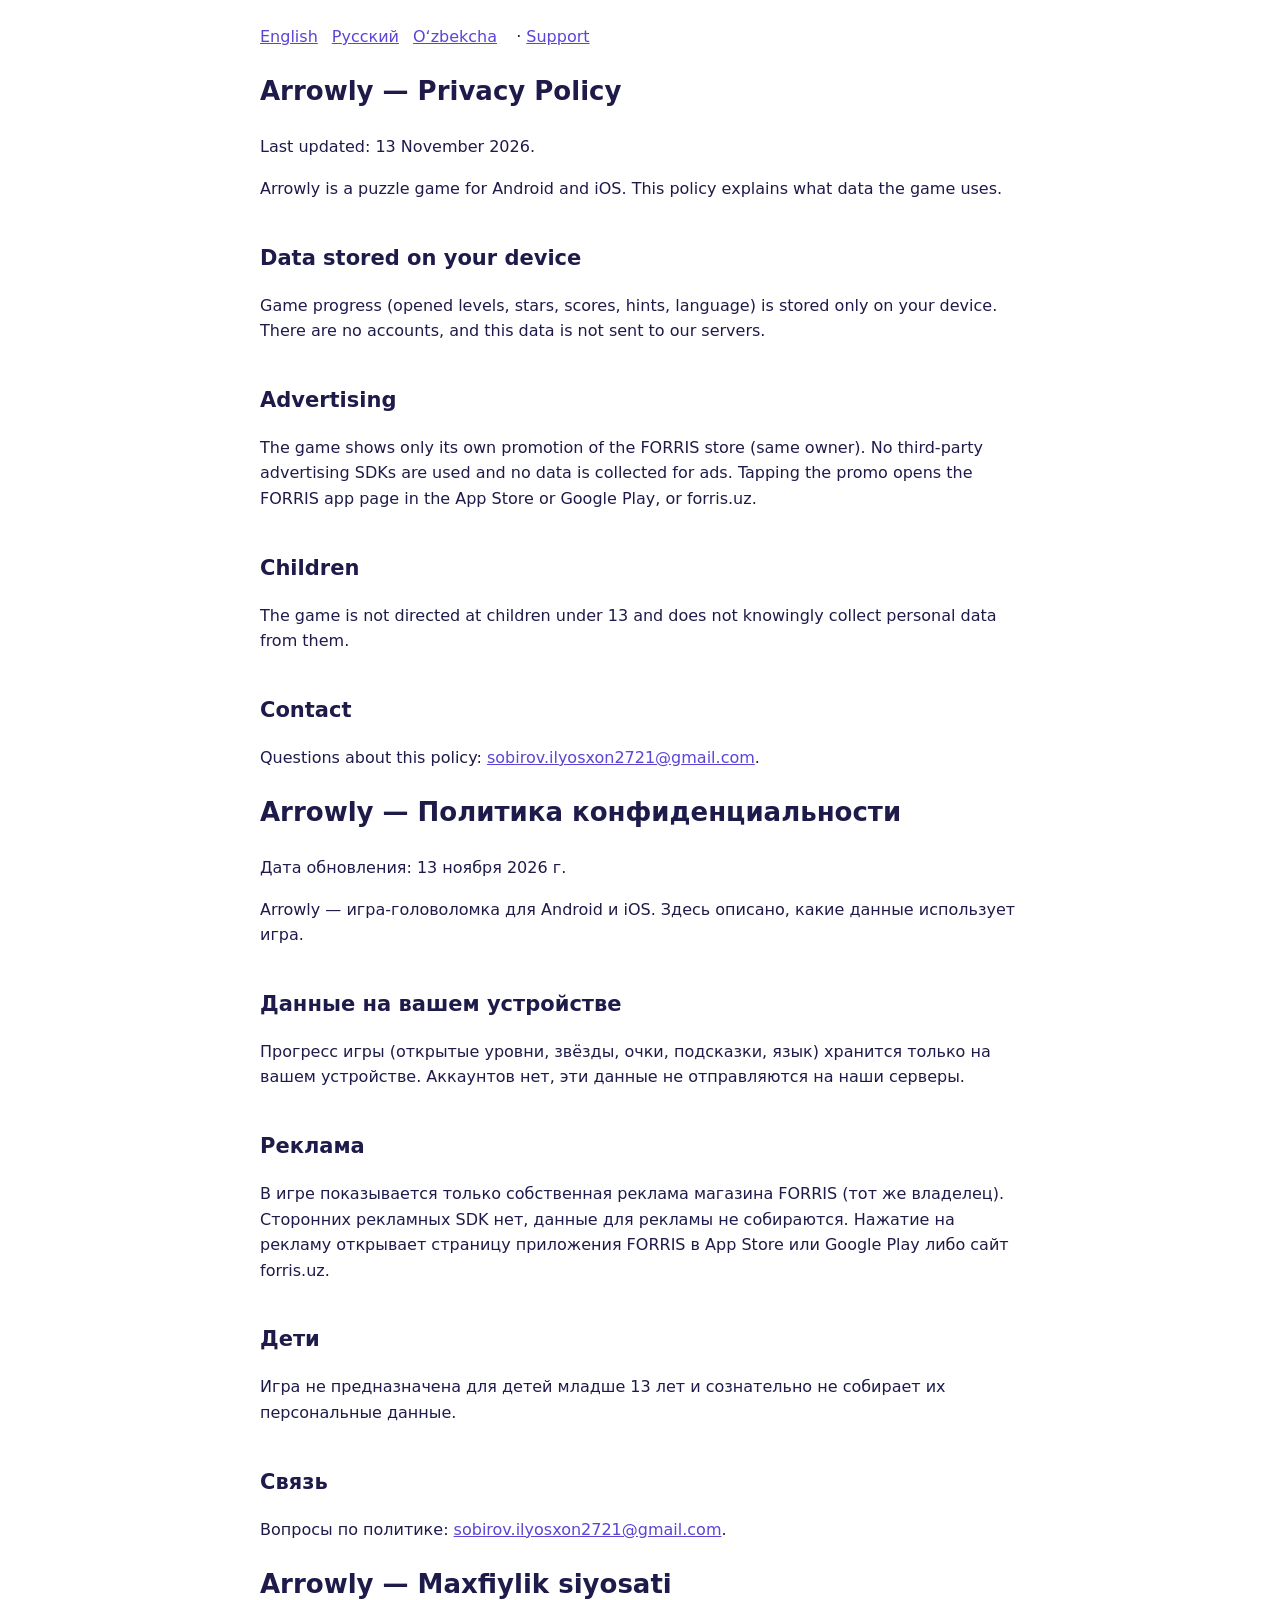
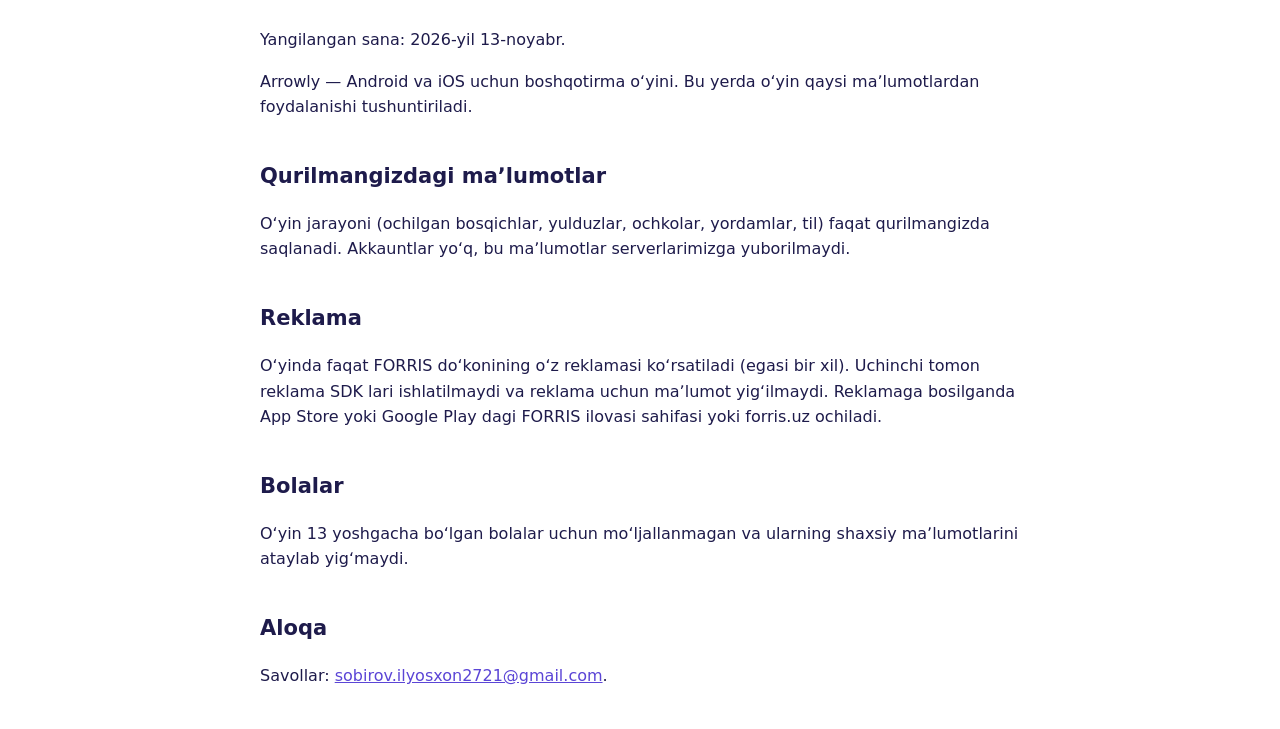
<file: arrowly/index.html>
<!doctype html>
<html lang="en"><head><meta charset="utf-8"><meta name="viewport" content="width=device-width,initial-scale=1">
<title>Arrowly — Privacy Policy</title>
<style>body{font:16px/1.6 system-ui,sans-serif;max-width:760px;margin:0 auto;padding:24px 16px;color:#1e1b4b;background:#fff}h1{font-size:26px}h2{margin-top:40px;font-size:21px}a{color:#5b45d6}nav a{margin-right:14px}</style></head>
<body>
<nav><a href="#en">English</a><a href="#ru">Русский</a><a href="#uz">Oʻzbekcha</a> · <a href="support.html">Support</a></nav>
<section id="en"><h1>Arrowly — Privacy Policy</h1>
<p>Last updated: 13 November 2026.</p>
<p>Arrowly is a puzzle game for Android and iOS. This policy explains what data the game uses.</p>
<h2>Data stored on your device</h2>
<p>Game progress (opened levels, stars, scores, hints, language) is stored only on your device. There are no accounts, and this data is not sent to our servers.</p>
<h2>Advertising</h2>
<p>The game shows only its own promotion of the FORRIS store (same owner). No third-party advertising SDKs are used and no data is collected for ads. Tapping the promo opens the FORRIS app page in the App Store or Google Play, or forris.uz.</p>
<h2>Children</h2>
<p>The game is not directed at children under 13 and does not knowingly collect personal data from them.</p>
<h2>Contact</h2>
<p>Questions about this policy: <a href="mailto:sobirov.ilyosxon2721@gmail.com">sobirov.ilyosxon2721@gmail.com</a>.</p></section>
<section id="ru"><h1>Arrowly — Политика конфиденциальности</h1>
<p>Дата обновления: 13 ноября 2026 г.</p>
<p>Arrowly — игра-головоломка для Android и iOS. Здесь описано, какие данные использует игра.</p>
<h2>Данные на вашем устройстве</h2>
<p>Прогресс игры (открытые уровни, звёзды, очки, подсказки, язык) хранится только на вашем устройстве. Аккаунтов нет, эти данные не отправляются на наши серверы.</p>
<h2>Реклама</h2>
<p>В игре показывается только собственная реклама магазина FORRIS (тот же владелец). Сторонних рекламных SDK нет, данные для рекламы не собираются. Нажатие на рекламу открывает страницу приложения FORRIS в App Store или Google Play либо сайт forris.uz.</p>
<h2>Дети</h2>
<p>Игра не предназначена для детей младше 13 лет и сознательно не собирает их персональные данные.</p>
<h2>Связь</h2>
<p>Вопросы по политике: <a href="mailto:sobirov.ilyosxon2721@gmail.com">sobirov.ilyosxon2721@gmail.com</a>.</p></section>
<section id="uz"><h1>Arrowly — Maxfiylik siyosati</h1>
<p>Yangilangan sana: 2026-yil 13-noyabr.</p>
<p>Arrowly — Android va iOS uchun boshqotirma oʻyini. Bu yerda oʻyin qaysi maʼlumotlardan foydalanishi tushuntiriladi.</p>
<h2>Qurilmangizdagi maʼlumotlar</h2>
<p>Oʻyin jarayoni (ochilgan bosqichlar, yulduzlar, ochkolar, yordamlar, til) faqat qurilmangizda saqlanadi. Akkauntlar yoʻq, bu maʼlumotlar serverlarimizga yuborilmaydi.</p>
<h2>Reklama</h2>
<p>Oʻyinda faqat FORRIS doʻkonining oʻz reklamasi koʻrsatiladi (egasi bir xil). Uchinchi tomon reklama SDK lari ishlatilmaydi va reklama uchun maʼlumot yigʻilmaydi. Reklamaga bosilganda App Store yoki Google Play dagi FORRIS ilovasi sahifasi yoki forris.uz ochiladi.</p>
<h2>Bolalar</h2>
<p>Oʻyin 13 yoshgacha boʻlgan bolalar uchun moʻljallanmagan va ularning shaxsiy maʼlumotlarini ataylab yigʻmaydi.</p>
<h2>Aloqa</h2>
<p>Savollar: <a href="mailto:sobirov.ilyosxon2721@gmail.com">sobirov.ilyosxon2721@gmail.com</a>.</p></section>
</body></html>
</file>
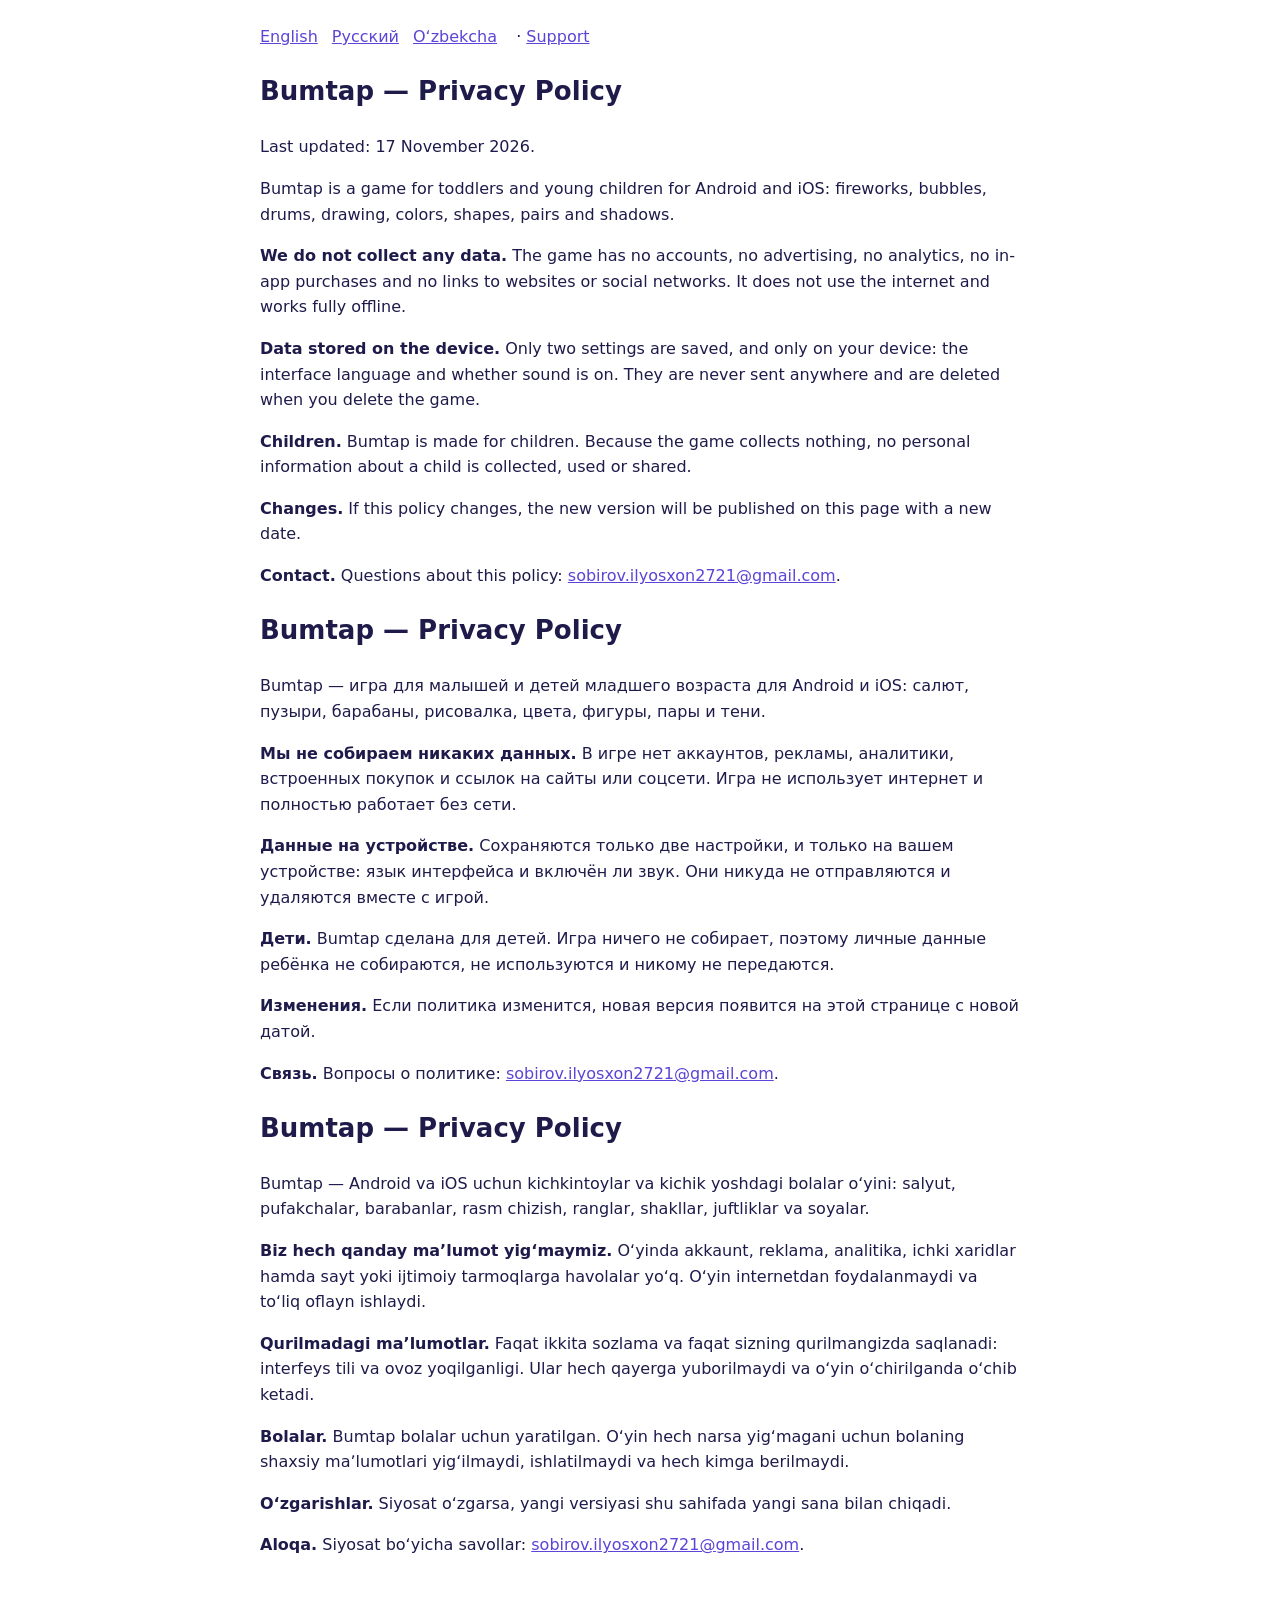
<file: bumtap/index.html>
<!doctype html>
<html lang="en"><head><meta charset="utf-8"><meta name="viewport" content="width=device-width,initial-scale=1">
<title>Bumtap — Privacy Policy</title>
<style>body{font:16px/1.6 system-ui,sans-serif;max-width:760px;margin:0 auto;padding:24px 16px;color:#1e1b4b;background:#fff}h1{font-size:26px}h2{margin-top:40px;font-size:21px}a{color:#5b45d6}nav a{margin-right:14px}</style></head>
<body>
<nav><a href="#en">English</a><a href="#ru">Русский</a><a href="#uz">Oʻzbekcha</a> · <a href="support.html">Support</a></nav>
<section id="en"><h1>Bumtap — Privacy Policy</h1>
<p>Last updated: 17 November 2026.</p>

<p>Bumtap is a game for toddlers and young children for Android and iOS: fireworks, bubbles, drums, drawing, colors, shapes, pairs and shadows.</p>
<p><strong>We do not collect any data.</strong> The game has no accounts, no advertising, no analytics, no in-app purchases and no links to websites or social networks. It does not use the internet and works fully offline.</p>
<p><strong>Data stored on the device.</strong> Only two settings are saved, and only on your device: the interface language and whether sound is on. They are never sent anywhere and are deleted when you delete the game.</p>
<p><strong>Children.</strong> Bumtap is made for children. Because the game collects nothing, no personal information about a child is collected, used or shared.</p>
<p><strong>Changes.</strong> If this policy changes, the new version will be published on this page with a new date.</p>
<p><strong>Contact.</strong> Questions about this policy: <a href="mailto:sobirov.ilyosxon2721@gmail.com">sobirov.ilyosxon2721@gmail.com</a>.</p></section>
<section id="ru"><h1>Bumtap — Privacy Policy</h1>
<p>Bumtap — игра для малышей и детей младшего возраста для Android и iOS: салют, пузыри, барабаны, рисовалка, цвета, фигуры, пары и тени.</p>
<p><strong>Мы не собираем никаких данных.</strong> В игре нет аккаунтов, рекламы, аналитики, встроенных покупок и ссылок на сайты или соцсети. Игра не использует интернет и полностью работает без сети.</p>
<p><strong>Данные на устройстве.</strong> Сохраняются только две настройки, и только на вашем устройстве: язык интерфейса и включён ли звук. Они никуда не отправляются и удаляются вместе с игрой.</p>
<p><strong>Дети.</strong> Bumtap сделана для детей. Игра ничего не собирает, поэтому личные данные ребёнка не собираются, не используются и никому не передаются.</p>
<p><strong>Изменения.</strong> Если политика изменится, новая версия появится на этой странице с новой датой.</p>
<p><strong>Связь.</strong> Вопросы о политике: <a href="mailto:sobirov.ilyosxon2721@gmail.com">sobirov.ilyosxon2721@gmail.com</a>.</p></section>
<section id="uz"><h1>Bumtap — Privacy Policy</h1>
<p>Bumtap — Android va iOS uchun kichkintoylar va kichik yoshdagi bolalar oʻyini: salyut, pufakchalar, barabanlar, rasm chizish, ranglar, shakllar, juftliklar va soyalar.</p>
<p><strong>Biz hech qanday maʼlumot yigʻmaymiz.</strong> Oʻyinda akkaunt, reklama, analitika, ichki xaridlar hamda sayt yoki ijtimoiy tarmoqlarga havolalar yoʻq. Oʻyin internetdan foydalanmaydi va toʻliq oflayn ishlaydi.</p>
<p><strong>Qurilmadagi maʼlumotlar.</strong> Faqat ikkita sozlama va faqat sizning qurilmangizda saqlanadi: interfeys tili va ovoz yoqilganligi. Ular hech qayerga yuborilmaydi va oʻyin oʻchirilganda oʻchib ketadi.</p>
<p><strong>Bolalar.</strong> Bumtap bolalar uchun yaratilgan. Oʻyin hech narsa yigʻmagani uchun bolaning shaxsiy maʼlumotlari yigʻilmaydi, ishlatilmaydi va hech kimga berilmaydi.</p>
<p><strong>Oʻzgarishlar.</strong> Siyosat oʻzgarsa, yangi versiyasi shu sahifada yangi sana bilan chiqadi.</p>
<p><strong>Aloqa.</strong> Siyosat boʻyicha savollar: <a href="mailto:sobirov.ilyosxon2721@gmail.com">sobirov.ilyosxon2721@gmail.com</a>.</p></section>

</body></html>
</file>
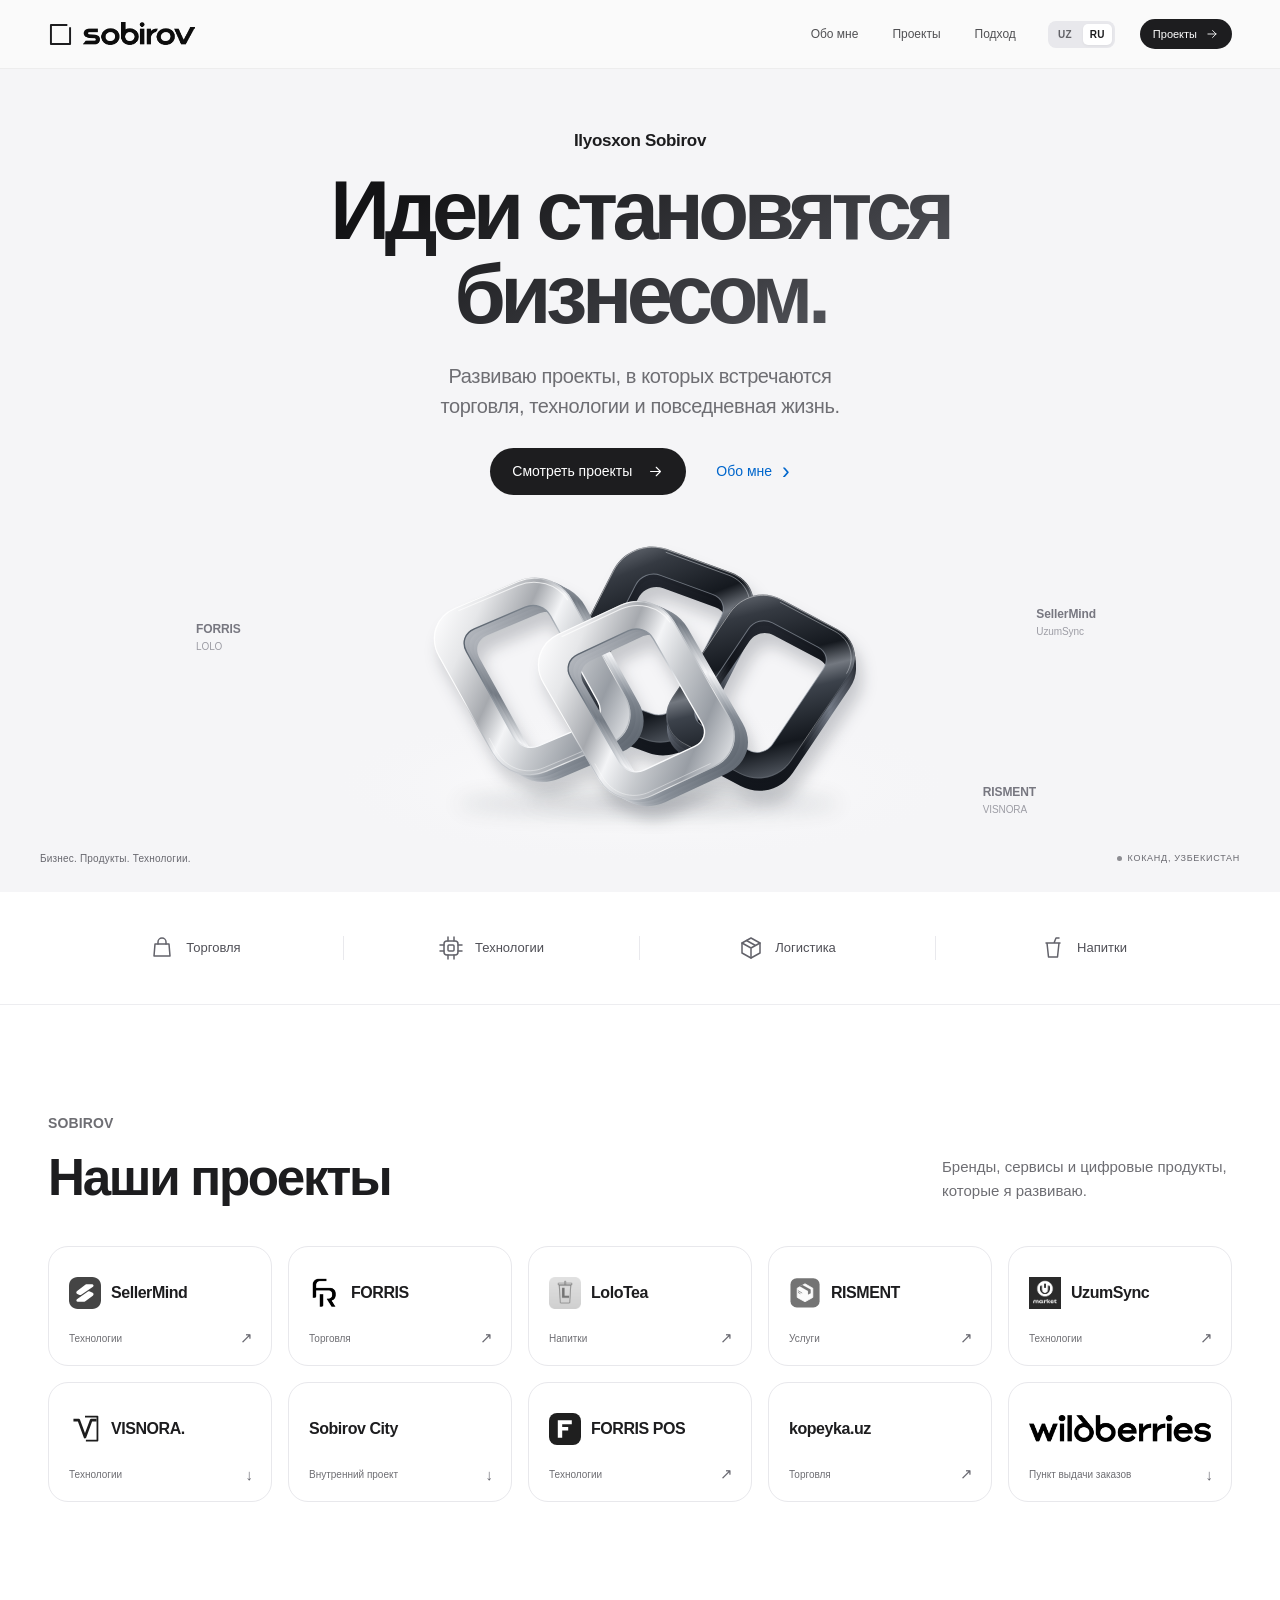
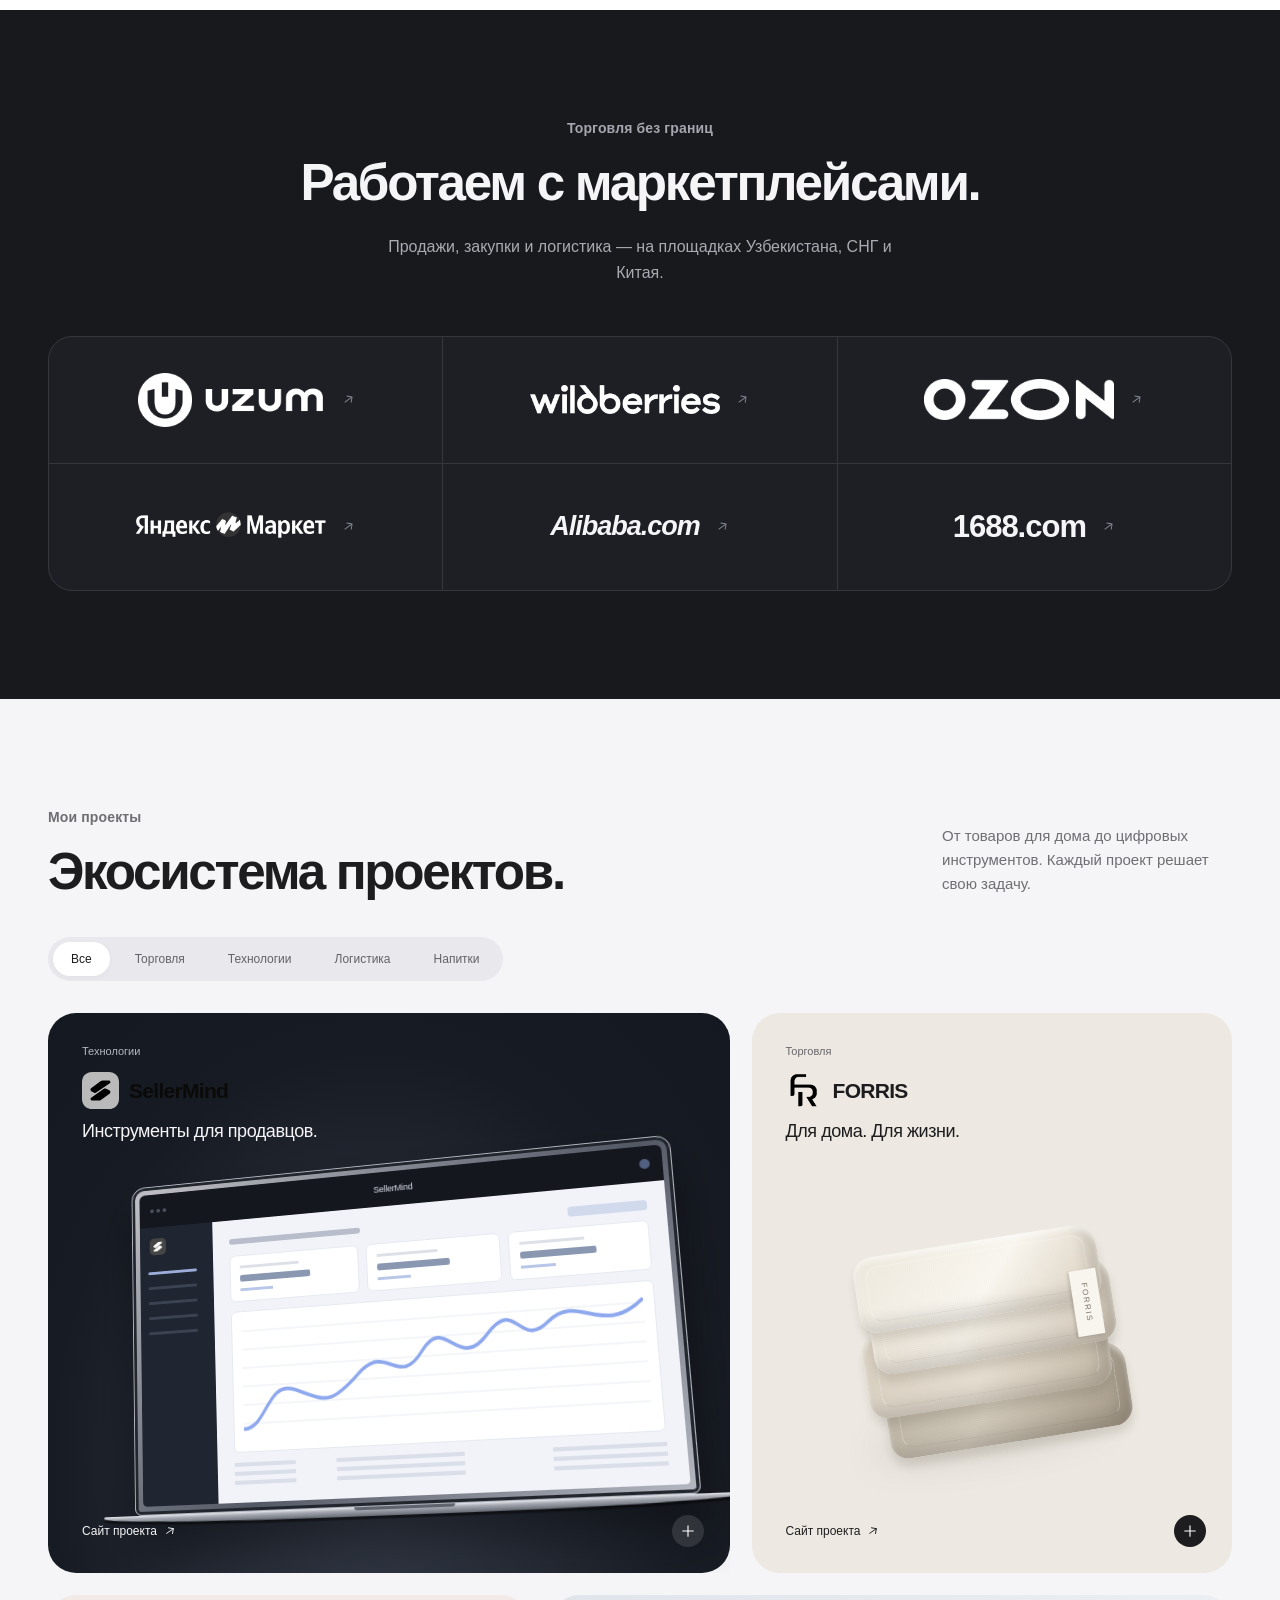
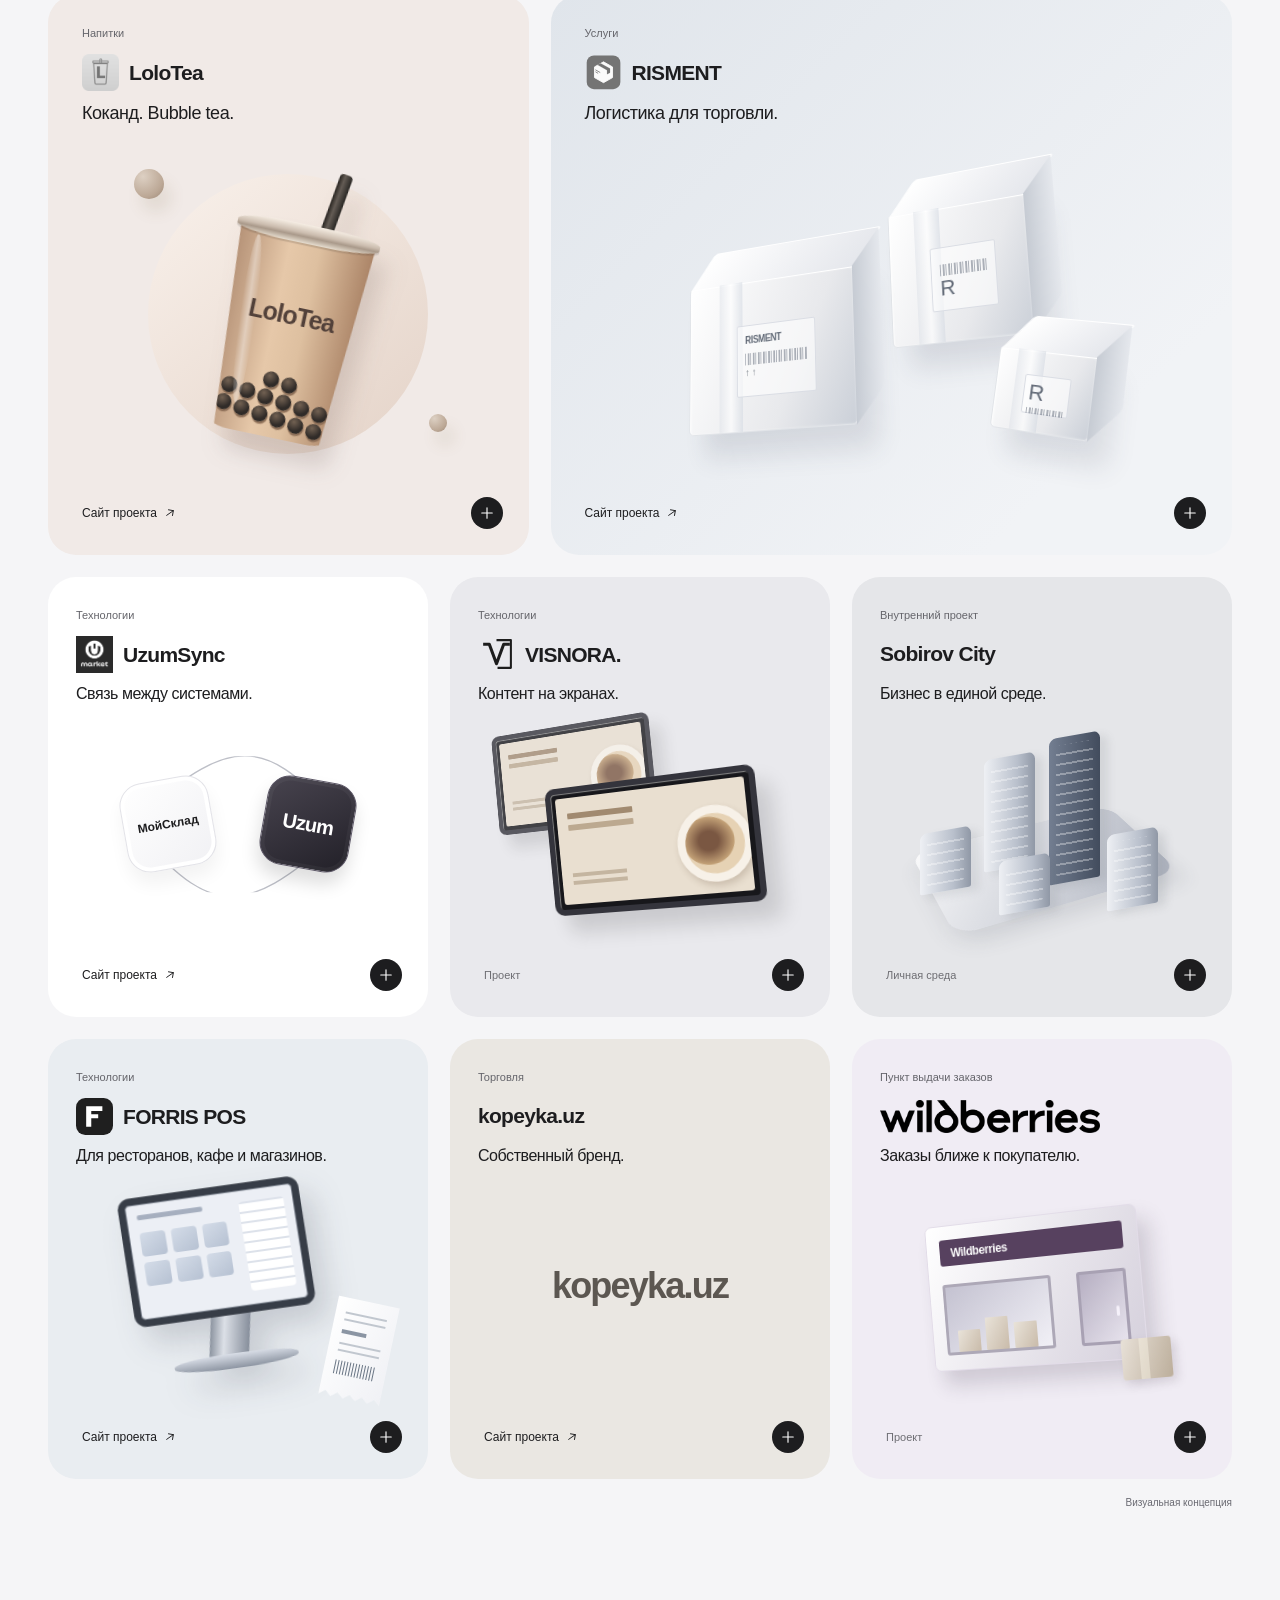
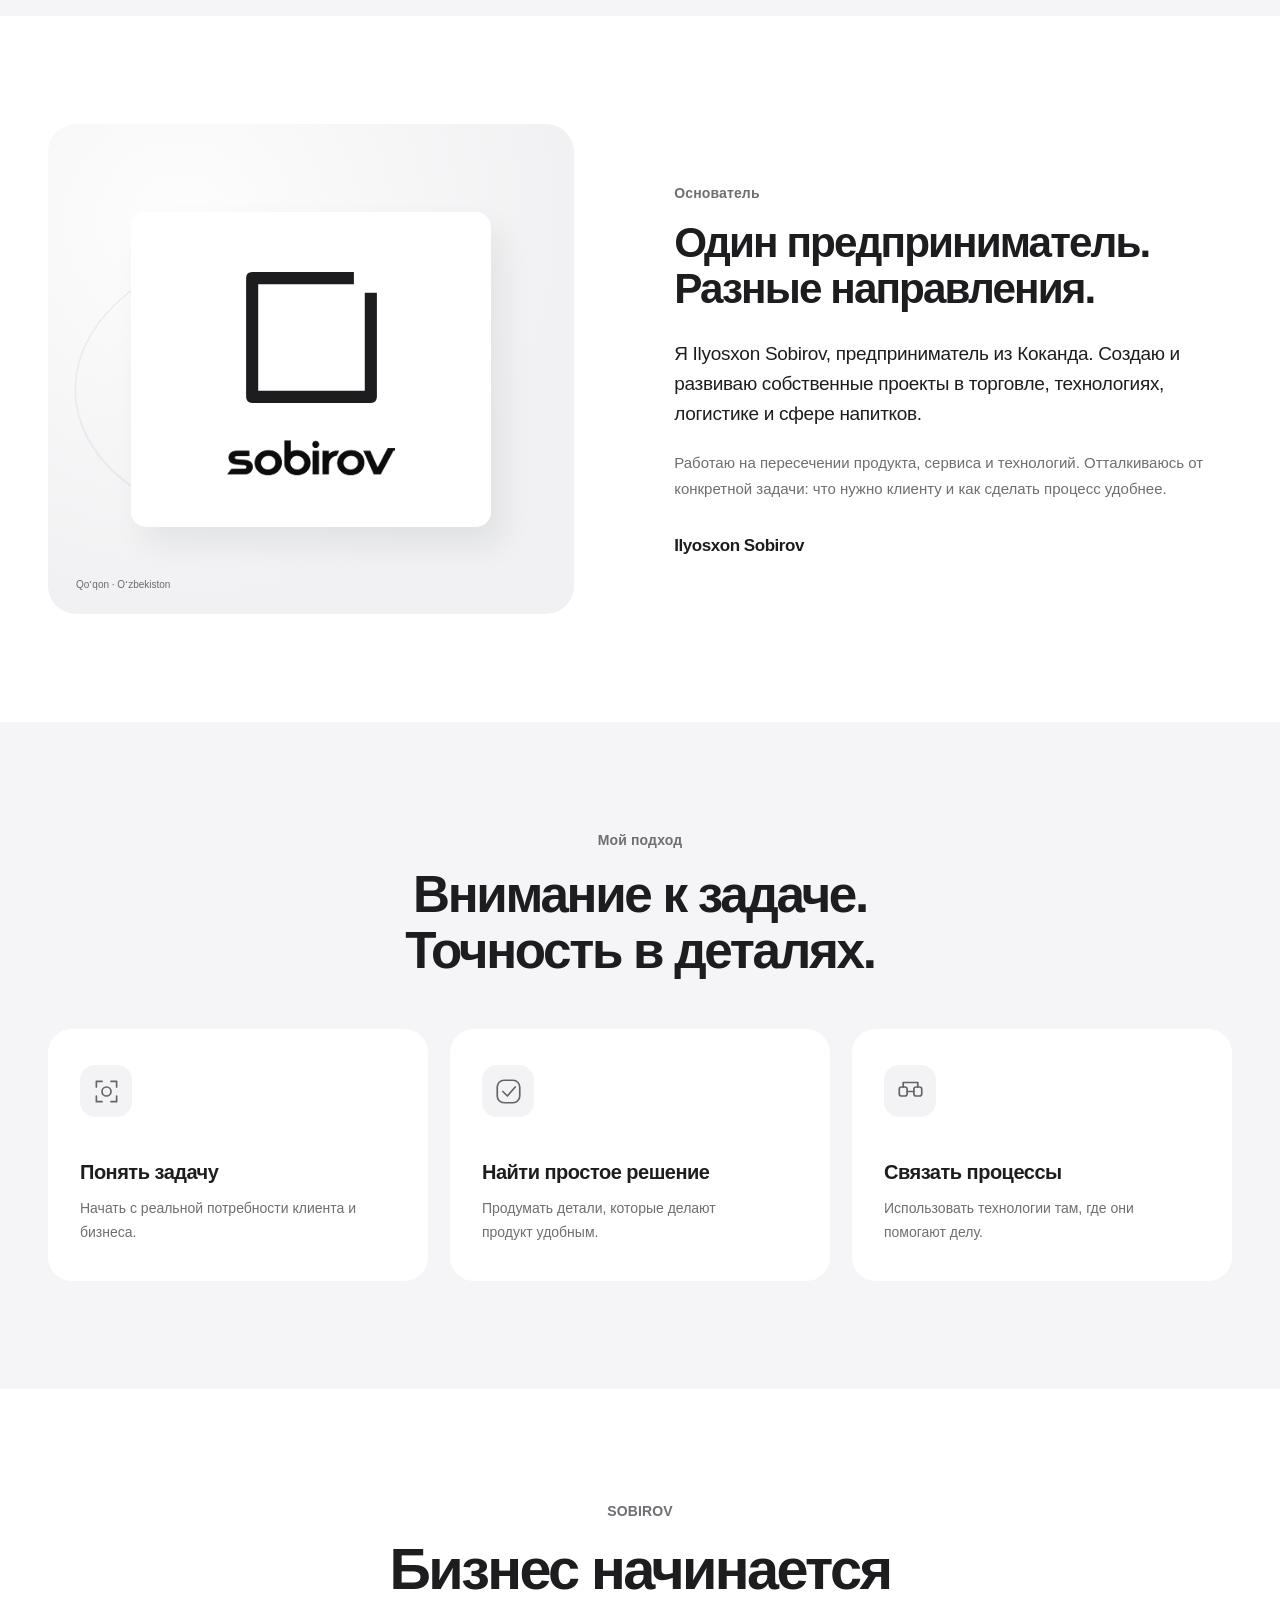
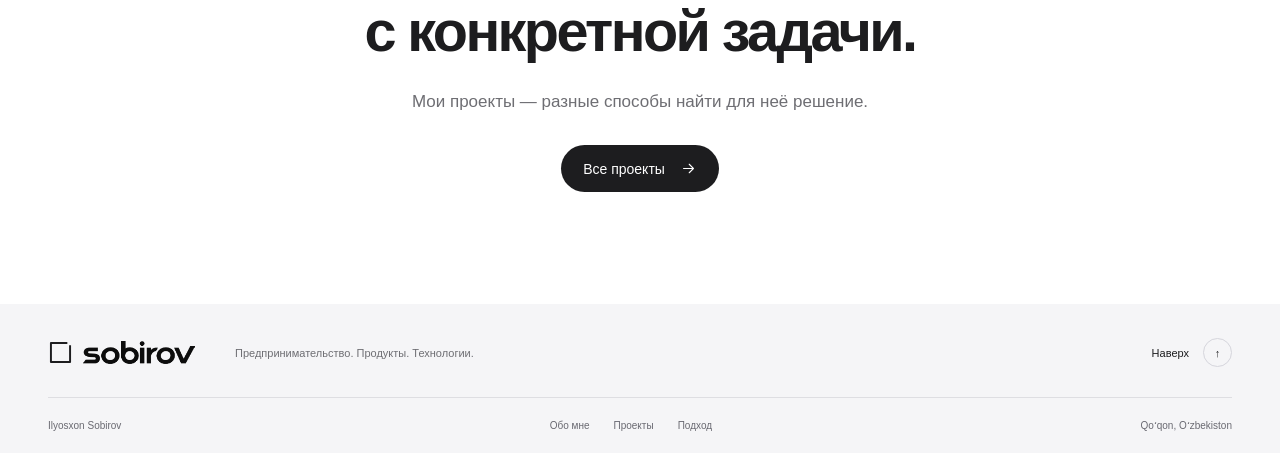
<file: ru/index.html>
<!doctype html>
<html lang="ru"><head><meta charset="utf-8"><meta name="viewport" content="width=device-width,initial-scale=1"><meta name="theme-color" content="#f5f5f7"><title>Ilyosxon Sobirov — предприниматель. Бизнес и технологии.</title><meta name="description" content="Личный сайт Ilyosxon Sobirov, предпринимателя из Коканда. Проекты в торговле, технологиях, логистике и сфере напитков."><meta name="robots" content="index,follow"><link rel="canonical" href="https://sobirov.co.uz/ru/"><link rel="alternate" hreflang="uz" href="https://sobirov.co.uz/"><link rel="alternate" hreflang="ru" href="https://sobirov.co.uz/ru/"><link rel="alternate" hreflang="x-default" href="https://sobirov.co.uz/"><meta property="og:url" content="https://sobirov.co.uz/ru/"><meta property="og:title" content="Ilyosxon Sobirov — предприниматель. Бизнес и технологии."><meta property="og:description" content="Личный сайт Ilyosxon Sobirov, предпринимателя из Коканда. Проекты в торговле, технологиях, логистике и сфере напитков."><meta property="og:type" content="website"><meta property="og:locale" content="ru_RU"><meta property="og:image" content="https://sobirov.co.uz/og.png"><meta property="og:image:width" content="1200"><meta property="og:image:height" content="630"><link rel="icon" href="/favicon-open-square.svg" type="image/svg+xml"><link rel="preload" as="image" href="/assets/ecosystem.svg"><link rel="stylesheet" href="/style.css"><script src="/app.js" defer></script></head><body>
<a class="skip" href="#main">К основному содержанию</a>
<header class="site-header" id="top"><div class="header-inner"><a class="logo" href="/ru/" aria-label="SOBIROV — Наверх"><img class="logo-square" src="/assets/brand/open-square.svg" width="25" height="25" alt=""><span class="logo-wordmark"><img src="/assets/brand/sobirov-wordmark-concept.png" width="1983" height="793" alt="sobirov" decoding="async"></span></a><nav id="navigation" aria-label="Меню"><a href="#about">Обо мне</a><a href="#our-projects">Проекты</a><a href="#approach">Подход</a></nav><div class="header-actions"><div class="languages" aria-label="Язык"><a href="/" lang="uz" >UZ</a><a href="/ru/" lang="ru" aria-current="page">RU</a></div><a class="header-cta" href="#our-projects">Проекты <svg class="icon " viewBox="0 0 24 24" fill="none" stroke="currentColor" stroke-width="1.5" stroke-linecap="round" stroke-linejoin="round" aria-hidden="true"><path d="M5 12h14m-6-6 6 6-6 6"/></svg></a><button class="menu" aria-expanded="false" aria-controls="navigation" aria-label="Меню"><span></span><span></span></button></div></div></header>
<main id="main">
<section class="hero" aria-labelledby="hero-title"><div class="hero-copy"><p class="hero-name">Ilyosxon Sobirov</p><h1 id="hero-title">Идеи становятся<br>бизнесом.</h1><p class="hero-lead">Развиваю проекты, в которых встречаются торговля, технологии и повседневная жизнь.</p><div class="hero-actions"><a class="button button-dark" href="#our-projects">Смотреть проекты <svg class="icon " viewBox="0 0 24 24" fill="none" stroke="currentColor" stroke-width="1.5" stroke-linecap="round" stroke-linejoin="round" aria-hidden="true"><path d="M5 12h14m-6-6 6 6-6 6"/></svg></a><a class="text-link" href="#about">Обо мне <span aria-hidden="true">›</span></a></div></div><div class="hero-art" aria-hidden="true"><img src="/assets/ecosystem.svg" width="1200" height="520" alt="" fetchpriority="high"><span class="art-label art-label-1">FORRIS<span>LOLO</span></span><span class="art-label art-label-2">SellerMind<span>UzumSync</span></span><span class="art-label art-label-3">RISMENT<span>VISNORA</span></span></div><div class="hero-caption"><span>Бизнес. Продукты. Технологии.</span><span class="location"><span class="location-dot"></span>КОКАНД, УЗБЕКИСТАН</span></div></section>
<div class="sectors"><div class="content-width sectors-inner"><div class="sector"><svg class="icon " viewBox="0 0 24 24" fill="none" stroke="currentColor" stroke-width="1.5" stroke-linecap="round" stroke-linejoin="round" aria-hidden="true"><path d="M5 8h14l1 12H4L5 8Z"/><path d="M8 8V6a4 4 0 0 1 8 0v2"/></svg><span>Торговля</span></div><div class="sector"><svg class="icon " viewBox="0 0 24 24" fill="none" stroke="currentColor" stroke-width="1.5" stroke-linecap="round" stroke-linejoin="round" aria-hidden="true"><rect x="5" y="5" width="14" height="14" rx="3"/><path d="M9 1v4m6-4v4M9 19v4m6-4v4M1 9h4m-4 6h4m14-6h4m-4 6h4"/><rect x="9" y="9" width="6" height="6" rx="1"/></svg><span>Технологии</span></div><div class="sector"><svg class="icon " viewBox="0 0 24 24" fill="none" stroke="currentColor" stroke-width="1.5" stroke-linecap="round" stroke-linejoin="round" aria-hidden="true"><path d="m12 2 9 5v10l-9 5-9-5V7l9-5Z"/><path d="m3 7 9 5 9-5M12 12v10M7.5 4.5l9 5"/></svg><span>Логистика</span></div><div class="sector"><svg class="icon " viewBox="0 0 24 24" fill="none" stroke="currentColor" stroke-width="1.5" stroke-linecap="round" stroke-linejoin="round" aria-hidden="true"><path d="M6 7h12l-1.5 14h-9L6 7Zm-1 0h14M13 7l2-5h3"/></svg><span>Напитки</span></div></div></div>
<section class="brands-section section-space" id="our-projects" aria-labelledby="brands-title"><div class="content-width"><div class="section-heading"><div><p class="eyebrow">SOBIROV</p><h2 id="brands-title">Наши проекты</h2></div><p class="section-intro">Бренды, сервисы и цифровые продукты, которые я развиваю.</p></div><div class="brands-grid"><a class="brand-tile" href="https://sellermind.uz" target="_blank" rel="noopener noreferrer" aria-label="SellerMind: Сайт проекта"><span class="project-logo brand-lockup" role="img" aria-label="SellerMind"><img class="real-brand-asset" src="/assets/projects/originals/sellermind.svg" alt="" loading="lazy"><span class="real-brand-name">SellerMind</span></span><span class="brand-tile-category">Технологии</span><span class="brand-tile-arrow" aria-hidden="true">↗</span></a><a class="brand-tile" href="https://forris.uz" target="_blank" rel="noopener noreferrer" aria-label="FORRIS: Сайт проекта"><span class="project-logo brand-lockup" role="img" aria-label="FORRIS"><img class="real-brand-asset real-brand-silhouette" src="/assets/projects/originals/forris.png" alt="" loading="lazy"><span class="real-brand-name">FORRIS</span></span><span class="brand-tile-category">Торговля</span><span class="brand-tile-arrow" aria-hidden="true">↗</span></a><a class="brand-tile" href="https://lolotea.uz" target="_blank" rel="noopener noreferrer" aria-label="LOLO: Сайт проекта"><span class="project-logo brand-lockup" role="img" aria-label="LOLO"><img class="real-brand-asset" src="/assets/projects/originals/lolo.png" alt="" loading="lazy"><span class="real-brand-name">LoloTea</span></span><span class="brand-tile-category">Напитки</span><span class="brand-tile-arrow" aria-hidden="true">↗</span></a><a class="brand-tile" href="https://risment.uz" target="_blank" rel="noopener noreferrer" aria-label="RISMENT: Сайт проекта"><span class="project-logo brand-lockup" role="img" aria-label="RISMENT"><img class="real-brand-asset" src="/assets/projects/originals/risment.svg" alt="" loading="lazy"><span class="real-brand-name">RISMENT</span></span><span class="brand-tile-category">Услуги</span><span class="brand-tile-arrow" aria-hidden="true">↗</span></a><a class="brand-tile" href="https://www.moysklad.ru/integratsii/apps/uzumsync-by-sellermind-forris/" target="_blank" rel="noopener noreferrer" aria-label="UzumSync: Сайт проекта"><span class="project-logo brand-lockup" role="img" aria-label="UzumSync"><img class="real-brand-asset" src="/assets/projects/originals/uzumsync.png" alt="" loading="lazy"><span class="real-brand-name">UzumSync</span></span><span class="brand-tile-category">Технологии</span><span class="brand-tile-arrow" aria-hidden="true">↗</span></a><a class="brand-tile" href="#project-visnora"  aria-label="VISNORA: Подробнее о проекте"><span class="project-logo brand-lockup" role="img" aria-label="VISNORA"><img class="real-brand-asset" src="/assets/projects/originals/visnora.svg" alt="" loading="lazy"><span class="real-brand-name">VISNORA.</span></span><span class="brand-tile-category">Технологии</span><span class="brand-tile-arrow" aria-hidden="true">↓</span></a><a class="brand-tile" href="#project-city"  aria-label="Sobirov City: Подробнее о проекте"><span class="project-logo brand-lockup brand-lockup--text">Sobirov City</span><span class="brand-tile-category">Внутренний проект</span><span class="brand-tile-arrow" aria-hidden="true">↓</span></a><a class="brand-tile" href="https://pos.forris.uz" target="_blank" rel="noopener noreferrer" aria-label="FORRIS POS: Сайт проекта"><span class="project-logo brand-lockup" role="img" aria-label="FORRIS POS"><img class="real-brand-asset" src="/assets/projects/originals/pos.svg" alt="" loading="lazy"><span class="real-brand-name">FORRIS POS</span></span><span class="brand-tile-category">Технологии</span><span class="brand-tile-arrow" aria-hidden="true">↗</span></a><a class="brand-tile" href="https://kopeyka.uz" target="_blank" rel="noopener noreferrer" aria-label="kopeyka.uz: Сайт проекта"><span class="project-logo brand-lockup brand-lockup--text">kopeyka.uz</span><span class="brand-tile-category">Торговля</span><span class="brand-tile-arrow" aria-hidden="true">↗</span></a><a class="brand-tile" href="#project-wb-pickup"  aria-label="ПВЗ Wildberries: Подробнее о проекте"><span class="project-logo brand-lockup brand-lockup--wordmark" role="img" aria-label="ПВЗ Wildberries"><img class="real-brand-asset real-brand-silhouette" src="/assets/projects/originals/wildberries.webp" alt="" loading="lazy"></span><span class="brand-tile-category">Пункт выдачи заказов</span><span class="brand-tile-arrow" aria-hidden="true">↓</span></a></div></div></section>
<section class="marketplaces-section section-space" id="marketplaces" aria-labelledby="marketplaces-title"><div class="content-width"><div class="marketplaces-heading"><p class="eyebrow">Торговля без границ</p><h2 id="marketplaces-title">Работаем с маркетплейсами.</h2><p>Продажи, закупки и логистика — на площадках Узбекистана, СНГ и Китая.</p></div><div class="marketplaces-grid"><a class="marketplace-logo market-uzum" href="https://uzum.uz" target="_blank" rel="noopener noreferrer" aria-label="Uzum Market: Открыть площадку"><span><img class="marketplace-real-logo" src="/assets/projects/originals/uzum.png" alt="Uzum Market" loading="lazy"></span><svg class="icon " viewBox="0 0 24 24" fill="none" stroke="currentColor" stroke-width="1.5" stroke-linecap="round" stroke-linejoin="round" aria-hidden="true"><path d="M5 12h14m-6-6 6 6-6 6"/></svg></a><a class="marketplace-logo market-wb" href="https://www.wildberries.ru" target="_blank" rel="noopener noreferrer" aria-label="Wildberries: Открыть площадку"><span><img class="marketplace-real-logo" src="/assets/projects/originals/wildberries.webp" alt="Wildberries" loading="lazy"></span><svg class="icon " viewBox="0 0 24 24" fill="none" stroke="currentColor" stroke-width="1.5" stroke-linecap="round" stroke-linejoin="round" aria-hidden="true"><path d="M5 12h14m-6-6 6 6-6 6"/></svg></a><a class="marketplace-logo market-ozon" href="https://www.ozon.ru" target="_blank" rel="noopener noreferrer" aria-label="Ozon: Открыть площадку"><span><img class="marketplace-real-logo" src="/assets/projects/originals/ozon.webp" alt="Ozon" loading="lazy"></span><svg class="icon " viewBox="0 0 24 24" fill="none" stroke="currentColor" stroke-width="1.5" stroke-linecap="round" stroke-linejoin="round" aria-hidden="true"><path d="M5 12h14m-6-6 6 6-6 6"/></svg></a><a class="marketplace-logo market-yandex" href="https://market.yandex.ru" target="_blank" rel="noopener noreferrer" aria-label="Яндекс Маркет: Открыть площадку"><span><img class="marketplace-real-logo" src="/assets/projects/originals/yandex.png" alt="Яндекс Маркет" loading="lazy"></span><svg class="icon " viewBox="0 0 24 24" fill="none" stroke="currentColor" stroke-width="1.5" stroke-linecap="round" stroke-linejoin="round" aria-hidden="true"><path d="M5 12h14m-6-6 6 6-6 6"/></svg></a><a class="marketplace-logo market-alibaba" href="https://www.alibaba.com" target="_blank" rel="noopener noreferrer" aria-label="Alibaba.com: Открыть площадку"><span>Alibaba.com</span><svg class="icon " viewBox="0 0 24 24" fill="none" stroke="currentColor" stroke-width="1.5" stroke-linecap="round" stroke-linejoin="round" aria-hidden="true"><path d="M5 12h14m-6-6 6 6-6 6"/></svg></a><a class="marketplace-logo market-1688" href="https://www.1688.com" target="_blank" rel="noopener noreferrer" aria-label="1688.com: Открыть площадку"><span>1688.com</span><svg class="icon " viewBox="0 0 24 24" fill="none" stroke="currentColor" stroke-width="1.5" stroke-linecap="round" stroke-linejoin="round" aria-hidden="true"><path d="M5 12h14m-6-6 6 6-6 6"/></svg></a></div></div></section>
<section class="portfolio section-space" id="projects" aria-labelledby="portfolio-title"><div class="content-width"><div class="section-heading reveal"><div><p class="eyebrow">Мои проекты</p><h2 id="portfolio-title">Экосистема проектов.</h2></div><p class="section-intro">От товаров для дома до цифровых инструментов. Каждый проект решает свою задачу.</p></div><div class="filters" role="group" aria-label="Проекты"><button data-filter="all" aria-pressed="true">Все</button><button data-filter="Trade" aria-pressed="false">Торговля</button><button data-filter="Tech" aria-pressed="false">Технологии</button><button data-filter="Services" aria-pressed="false">Логистика</button><button data-filter="Food" aria-pressed="false">Напитки</button></div><div class="project-grid"><article id="project-sellermind" class="project project-sellermind" data-category="Tech">
      <div class="project-copy"><span class="project-eyebrow">Технологии</span><h3><span class="project-logo brand-lockup" role="img" aria-label="SellerMind"><img class="real-brand-asset" src="/assets/projects/originals/sellermind.svg" alt="" loading="lazy"><span class="real-brand-name">SellerMind</span></span></h3><p class="project-tagline">Инструменты для продавцов.</p></div>
      <div class="project-visual" aria-hidden="true"><div class="software-scene"><div class="laptop"><div class="laptop-screen"><div class="screen-top"><span class="screen-dots"><i></i><i></i><i></i></span><b>SellerMind</b><span class="screen-avatar"></span></div><div class="app-layout"><div class="app-sidebar"><span class="app-symbol"><img src="/assets/projects/originals/sellermind.svg" alt=""></span><i class="active"></i><i></i><i></i><i></i><i></i></div><div class="app-workspace"><div class="app-heading"><i></i><i></i></div><div class="app-metrics"><span><i></i><b></b><em></em></span><span><i></i><b></b><em></em></span><span><i></i><b></b><em></em></span></div><div class="app-graph"><div class="graph-grid"></div><svg viewBox="0 0 400 100" preserveAspectRatio="none"><path d="M0 90C25 90 25 50 55 60S90 75 120 50 160 65 185 35 220 55 250 25 280 40 310 18 360 35 400 5" fill="none" stroke="#8ea8ee" stroke-width="3"/></svg></div><div class="app-table"><i></i><i></i><i></i></div></div></div></div><div class="laptop-base"></div></div></div></div>
      <div class="project-bottom"><a class="project-link" href="https://sellermind.uz" target="_blank" rel="noopener noreferrer" aria-label="SellerMind: Перейти на сайт">Сайт проекта <svg class="icon " viewBox="0 0 24 24" fill="none" stroke="currentColor" stroke-width="1.5" stroke-linecap="round" stroke-linejoin="round" aria-hidden="true"><path d="M5 12h14m-6-6 6 6-6 6"/></svg></a><button class="project-more" data-open="detail-sellermind" aria-haspopup="dialog" aria-controls="detail-sellermind" aria-label="О проекте: SellerMind"><svg class="icon " viewBox="0 0 24 24" fill="none" stroke="currentColor" stroke-width="1.5" stroke-linecap="round" stroke-linejoin="round" aria-hidden="true"><path d="M12 5v14M5 12h14"/></svg></button></div>
    </article><article id="project-forris" class="project project-forris" data-category="Trade">
      <div class="project-copy"><span class="project-eyebrow">Торговля</span><h3><span class="project-logo brand-lockup" role="img" aria-label="FORRIS"><img class="real-brand-asset real-brand-silhouette" src="/assets/projects/originals/forris.png" alt="" loading="lazy"><span class="real-brand-name">FORRIS</span></span></h3><p class="project-tagline">Для дома. Для жизни.</p></div>
      <div class="project-visual" aria-hidden="true"><div class="linen-scene"><div class="linen-shadow"></div><div class="linen-stack"><div class="linen linen-1"></div><div class="linen linen-2"></div><div class="linen linen-3"></div><div class="linen linen-4"></div><span class="linen-tag">FORRIS</span></div></div></div>
      <div class="project-bottom"><a class="project-link" href="https://forris.uz" target="_blank" rel="noopener noreferrer" aria-label="FORRIS: Перейти на сайт">Сайт проекта <svg class="icon " viewBox="0 0 24 24" fill="none" stroke="currentColor" stroke-width="1.5" stroke-linecap="round" stroke-linejoin="round" aria-hidden="true"><path d="M5 12h14m-6-6 6 6-6 6"/></svg></a><button class="project-more" data-open="detail-forris" aria-haspopup="dialog" aria-controls="detail-forris" aria-label="О проекте: FORRIS"><svg class="icon " viewBox="0 0 24 24" fill="none" stroke="currentColor" stroke-width="1.5" stroke-linecap="round" stroke-linejoin="round" aria-hidden="true"><path d="M12 5v14M5 12h14"/></svg></button></div>
    </article><article id="project-lolo" class="project project-lolo" data-category="Food">
      <div class="project-copy"><span class="project-eyebrow">Напитки</span><h3><span class="project-logo brand-lockup" role="img" aria-label="LOLO"><img class="real-brand-asset" src="/assets/projects/originals/lolo.png" alt="" loading="lazy"><span class="real-brand-name">LoloTea</span></span></h3><p class="project-tagline">Коканд. Bubble tea.</p></div>
      <div class="project-visual" aria-hidden="true"><div class="tea-scene"><div class="tea-disc"></div><div class="tea-cup"><div class="tea-straw"></div><div class="tea-liquid"><div class="tea-pearls"><i></i><i></i><i></i><i></i><i></i><i></i><i></i><i></i><i></i><i></i><i></i><i></i><i></i><i></i></div></div><div class="tea-shine"></div><div class="tea-lid"></div><div class="tea-word tea-word-real">LoloTea</div></div><div class="tea-orbit tea-orbit-1"></div><div class="tea-orbit tea-orbit-2"></div></div></div>
      <div class="project-bottom"><a class="project-link" href="https://lolotea.uz" target="_blank" rel="noopener noreferrer" aria-label="LOLO: Перейти на сайт">Сайт проекта <svg class="icon " viewBox="0 0 24 24" fill="none" stroke="currentColor" stroke-width="1.5" stroke-linecap="round" stroke-linejoin="round" aria-hidden="true"><path d="M5 12h14m-6-6 6 6-6 6"/></svg></a><button class="project-more" data-open="detail-lolo" aria-haspopup="dialog" aria-controls="detail-lolo" aria-label="О проекте: LOLO"><svg class="icon " viewBox="0 0 24 24" fill="none" stroke="currentColor" stroke-width="1.5" stroke-linecap="round" stroke-linejoin="round" aria-hidden="true"><path d="M12 5v14M5 12h14"/></svg></button></div>
    </article><article id="project-risment" class="project project-risment" data-category="Services">
      <div class="project-copy"><span class="project-eyebrow">Услуги</span><h3><span class="project-logo brand-lockup" role="img" aria-label="RISMENT"><img class="real-brand-asset" src="/assets/projects/originals/risment.svg" alt="" loading="lazy"><span class="real-brand-name">RISMENT</span></span></h3><p class="project-tagline">Логистика для торговли.</p></div>
      <div class="project-visual" aria-hidden="true"><div class="logistics-scene"><div class="parcel parcel-back"><span class="parcel-tape"></span><span class="parcel-label"><i></i><b>R</b></span></div><div class="parcel parcel-front"><span class="parcel-tape"></span><span class="parcel-label"><b>RISMENT</b><i></i><em>↑ ↑</em></span></div><div class="parcel parcel-small"><span class="parcel-tape"></span><span class="parcel-label"><b>R</b><i></i></span></div></div></div>
      <div class="project-bottom"><a class="project-link" href="https://risment.uz" target="_blank" rel="noopener noreferrer" aria-label="RISMENT: Перейти на сайт">Сайт проекта <svg class="icon " viewBox="0 0 24 24" fill="none" stroke="currentColor" stroke-width="1.5" stroke-linecap="round" stroke-linejoin="round" aria-hidden="true"><path d="M5 12h14m-6-6 6 6-6 6"/></svg></a><button class="project-more" data-open="detail-risment" aria-haspopup="dialog" aria-controls="detail-risment" aria-label="О проекте: RISMENT"><svg class="icon " viewBox="0 0 24 24" fill="none" stroke="currentColor" stroke-width="1.5" stroke-linecap="round" stroke-linejoin="round" aria-hidden="true"><path d="M12 5v14M5 12h14"/></svg></button></div>
    </article><article id="project-uzumsync" class="project project-uzumsync" data-category="Tech">
      <div class="project-copy"><span class="project-eyebrow">Технологии</span><h3><span class="project-logo brand-lockup" role="img" aria-label="UzumSync"><img class="real-brand-asset" src="/assets/projects/originals/uzumsync.png" alt="" loading="lazy"><span class="real-brand-name">UzumSync</span></span></h3><p class="project-tagline">Связь между системами.</p></div>
      <div class="project-visual" aria-hidden="true"><div class="sync-scene"><svg class="sync-path" viewBox="0 0 400 150"><path d="M100 58C190-20 230-20 300 58M300 96C210 175 170 175 100 96" fill="none" stroke="currentColor" stroke-width="1.5"/><path d="m288 49 13 10 1-16M111 106l-13-10-1 16" fill="none" stroke="currentColor" stroke-width="1.5"/></svg><div class="sync-node node-stock"><span>МойСклад</span></div><div class="sync-node node-uzum"><span>Uzum</span></div></div></div>
      <div class="project-bottom"><a class="project-link" href="https://www.moysklad.ru/integratsii/apps/uzumsync-by-sellermind-forris/" target="_blank" rel="noopener noreferrer" aria-label="UzumSync: Перейти на сайт">Сайт проекта <svg class="icon " viewBox="0 0 24 24" fill="none" stroke="currentColor" stroke-width="1.5" stroke-linecap="round" stroke-linejoin="round" aria-hidden="true"><path d="M5 12h14m-6-6 6 6-6 6"/></svg></a><button class="project-more" data-open="detail-uzumsync" aria-haspopup="dialog" aria-controls="detail-uzumsync" aria-label="О проекте: UzumSync"><svg class="icon " viewBox="0 0 24 24" fill="none" stroke="currentColor" stroke-width="1.5" stroke-linecap="round" stroke-linejoin="round" aria-hidden="true"><path d="M12 5v14M5 12h14"/></svg></button></div>
    </article><article id="project-visnora" class="project project-visnora" data-category="Tech">
      <div class="project-copy"><span class="project-eyebrow">Технологии</span><h3><span class="project-logo brand-lockup" role="img" aria-label="VISNORA"><img class="real-brand-asset" src="/assets/projects/originals/visnora.svg" alt="" loading="lazy"><span class="real-brand-name">VISNORA.</span></span></h3><p class="project-tagline">Контент на экранах.</p></div>
      <div class="project-visual" aria-hidden="true"><div class="display-scene"><div class="menu-display display-back"><div class="display-art"><i></i><b></b><span></span></div></div><div class="menu-display display-front"><div class="display-art"><i></i><b></b><span></span></div></div></div></div>
      <div class="project-bottom"><span class="project-status">Проект</span><button class="project-more" data-open="detail-visnora" aria-haspopup="dialog" aria-controls="detail-visnora" aria-label="О проекте: VISNORA"><svg class="icon " viewBox="0 0 24 24" fill="none" stroke="currentColor" stroke-width="1.5" stroke-linecap="round" stroke-linejoin="round" aria-hidden="true"><path d="M12 5v14M5 12h14"/></svg></button></div>
    </article><article id="project-city" class="project project-city" data-category="Internal">
      <div class="project-copy"><span class="project-eyebrow">Внутренний проект</span><h3><span class="project-logo brand-lockup brand-lockup--text">Sobirov City</span></h3><p class="project-tagline">Бизнес в единой среде.</p></div>
      <div class="project-visual" aria-hidden="true"><div class="city-scene"><div class="city-ground"></div><div class="city-building building-1"></div><div class="city-building building-2"></div><div class="city-building building-3"></div><div class="city-building building-4"></div><div class="city-building building-5"></div></div></div>
      <div class="project-bottom"><span class="project-status">Личная среда</span><button class="project-more" data-open="detail-city" aria-haspopup="dialog" aria-controls="detail-city" aria-label="О проекте: Sobirov City"><svg class="icon " viewBox="0 0 24 24" fill="none" stroke="currentColor" stroke-width="1.5" stroke-linecap="round" stroke-linejoin="round" aria-hidden="true"><path d="M12 5v14M5 12h14"/></svg></button></div>
    </article><article id="project-pos" class="project project-pos" data-category="Tech">
      <div class="project-copy"><span class="project-eyebrow">Технологии</span><h3><span class="project-logo brand-lockup" role="img" aria-label="FORRIS POS"><img class="real-brand-asset" src="/assets/projects/originals/pos.svg" alt="" loading="lazy"><span class="real-brand-name">FORRIS POS</span></span></h3><p class="project-tagline">Для ресторанов, кафе и магазинов.</p></div>
      <div class="project-visual" aria-hidden="true"><div class="pos-scene"><div class="pos-terminal"><div class="pos-display"><div class="pos-interface"><span></span><div><i></i><i></i><i></i><i></i><i></i><i></i></div><b></b></div></div><div class="pos-neck"></div><div class="pos-foot"></div></div><div class="pos-receipt"><i></i><i></i><b></b><i></i><i></i><span></span></div></div></div>
      <div class="project-bottom"><a class="project-link" href="https://pos.forris.uz" target="_blank" rel="noopener noreferrer" aria-label="FORRIS POS: Перейти на сайт">Сайт проекта <svg class="icon " viewBox="0 0 24 24" fill="none" stroke="currentColor" stroke-width="1.5" stroke-linecap="round" stroke-linejoin="round" aria-hidden="true"><path d="M5 12h14m-6-6 6 6-6 6"/></svg></a><button class="project-more" data-open="detail-pos" aria-haspopup="dialog" aria-controls="detail-pos" aria-label="О проекте: FORRIS POS"><svg class="icon " viewBox="0 0 24 24" fill="none" stroke="currentColor" stroke-width="1.5" stroke-linecap="round" stroke-linejoin="round" aria-hidden="true"><path d="M12 5v14M5 12h14"/></svg></button></div>
    </article><article id="project-kopeyka" class="project project-kopeyka" data-category="Trade">
      <div class="project-copy"><span class="project-eyebrow">Торговля</span><h3><span class="project-logo brand-lockup brand-lockup--text">kopeyka.uz</span></h3><p class="project-tagline">Собственный бренд.</p></div>
      <div class="project-visual" aria-hidden="true"><div class="project-text-visual">kopeyka.uz</div></div>
      <div class="project-bottom"><a class="project-link" href="https://kopeyka.uz" target="_blank" rel="noopener noreferrer" aria-label="kopeyka.uz: Перейти на сайт">Сайт проекта <svg class="icon " viewBox="0 0 24 24" fill="none" stroke="currentColor" stroke-width="1.5" stroke-linecap="round" stroke-linejoin="round" aria-hidden="true"><path d="M5 12h14m-6-6 6 6-6 6"/></svg></a><button class="project-more" data-open="detail-kopeyka" aria-haspopup="dialog" aria-controls="detail-kopeyka" aria-label="О проекте: kopeyka.uz"><svg class="icon " viewBox="0 0 24 24" fill="none" stroke="currentColor" stroke-width="1.5" stroke-linecap="round" stroke-linejoin="round" aria-hidden="true"><path d="M12 5v14M5 12h14"/></svg></button></div>
    </article><article id="project-wb-pickup" class="project project-wb-pickup" data-category="Services">
      <div class="project-copy"><span class="project-eyebrow">Пункт выдачи заказов</span><h3><span class="project-logo brand-lockup brand-lockup--wordmark" role="img" aria-label="ПВЗ Wildberries"><img class="real-brand-asset real-brand-silhouette" src="/assets/projects/originals/wildberries.webp" alt="" loading="lazy"></span></h3><p class="project-tagline">Заказы ближе к покупателю.</p></div>
      <div class="project-visual" aria-hidden="true"><div class="pickup-scene"><div class="pickup-building"><div class="pickup-sign">Wildberries</div><div class="pickup-window"><span></span><i></i><b></b></div><div class="pickup-door"><span></span></div></div><div class="pickup-parcel"></div></div></div>
      <div class="project-bottom"><span class="project-status">Проект</span><button class="project-more" data-open="detail-wb-pickup" aria-haspopup="dialog" aria-controls="detail-wb-pickup" aria-label="О проекте: ПВЗ Wildberries"><svg class="icon " viewBox="0 0 24 24" fill="none" stroke="currentColor" stroke-width="1.5" stroke-linecap="round" stroke-linejoin="round" aria-hidden="true"><path d="M12 5v14M5 12h14"/></svg></button></div>
    </article></div><p class="sr-only" aria-live="polite" id="filter-status"></p><p class="portfolio-note">Визуальная концепция</p></div></section>
<section class="about section-space" id="about" aria-labelledby="about-title"><div class="content-width about-grid"><div class="about-art reveal" aria-hidden="true"><div class="about-orbit"></div><div class="approved-identity"><img class="identity-square" src="/assets/brand/open-square.svg" width="180" height="180" alt="" loading="lazy"><span class="logo-wordmark"><img src="/assets/brand/sobirov-wordmark-concept.png" width="1983" height="793" alt="" loading="lazy"></span></div><span class="about-art-location">Qoʻqon · Oʻzbekiston</span></div><div class="about-copy reveal"><p class="eyebrow">Основатель</p><h2 id="about-title">Один предприниматель.<br>Разные направления.</h2><p class="about-lead">Я Ilyosxon Sobirov, предприниматель из Коканда. Создаю и развиваю собственные проекты в торговле, технологиях, логистике и сфере напитков.</p><p class="about-detail">Работаю на пересечении продукта, сервиса и технологий. Отталкиваюсь от конкретной задачи: что нужно клиенту и как сделать процесс удобнее.</p><span class="signature">Ilyosxon Sobirov</span></div></div></section>
<section class="approach section-space" id="approach" aria-labelledby="approach-title"><div class="content-width"><div class="approach-heading reveal"><p class="eyebrow">Мой подход</p><h2 id="approach-title">Внимание к задаче.<br>Точность в деталях.</h2></div><div class="principles"><article class="principle reveal"><div class="principle-icon"><svg class="icon " viewBox="0 0 24 24" fill="none" stroke="currentColor" stroke-width="1.5" stroke-linecap="round" stroke-linejoin="round" aria-hidden="true"><path d="M8 3H3v5m13-5h5v5M3 16v5h5m13-5v5h-5"/><circle cx="12" cy="12" r="4"/></svg></div><h3>Понять задачу</h3><p>Начать с реальной потребности клиента и бизнеса.</p></article><article class="principle reveal"><div class="principle-icon"><svg class="icon " viewBox="0 0 24 24" fill="none" stroke="currentColor" stroke-width="1.5" stroke-linecap="round" stroke-linejoin="round" aria-hidden="true"><path d="m7 12 4 4 7-8"/><rect x="2" y="2" width="20" height="20" rx="6"/></svg></div><h3>Найти простое решение</h3><p>Продумать детали, которые делают продукт удобным.</p></article><article class="principle reveal"><div class="principle-icon"><svg class="icon " viewBox="0 0 24 24" fill="none" stroke="currentColor" stroke-width="1.5" stroke-linecap="round" stroke-linejoin="round" aria-hidden="true"><rect x="2" y="8" width="7" height="8" rx="2"/><rect x="15" y="8" width="7" height="8" rx="2"/><path d="M9 12h6M5.5 8V4h13v4"/></svg></div><h3>Связать процессы</h3><p>Использовать технологии там, где они помогают делу.</p></article></div></div></section>
<section class="closing section-space"><div class="content-width reveal"><p class="eyebrow">SOBIROV</p><h2>Бизнес начинается<br>с конкретной задачи.</h2><p>Мои проекты — разные способы найти для неё решение.</p><a class="button button-dark" href="#our-projects">Все проекты <svg class="icon " viewBox="0 0 24 24" fill="none" stroke="currentColor" stroke-width="1.5" stroke-linecap="round" stroke-linejoin="round" aria-hidden="true"><path d="M5 12h14m-6-6 6 6-6 6"/></svg></a></div></section>
</main>
<footer class="site-footer"><div class="content-width"><div class="footer-main"><a class="logo" href="#top"><img class="logo-square" src="/assets/brand/open-square.svg" width="25" height="25" alt=""><span class="logo-wordmark"><img src="/assets/brand/sobirov-wordmark-concept.png" width="1983" height="793" alt="sobirov" decoding="async"></span></a><p>Предпринимательство. Продукты. Технологии.</p><a class="back-top" href="#top">Наверх <span aria-hidden="true">↑</span></a></div><div class="footer-bottom"><span>Ilyosxon Sobirov</span><nav aria-label="Навигация в подвале"><a href="#about">Обо мне</a><a href="#our-projects">Проекты</a><a href="#approach">Подход</a></nav><span>Qoʻqon, Oʻzbekiston</span></div></div></footer>
<dialog class="project-dialog" id="detail-sellermind" aria-labelledby="title-sellermind"><div class="dialog-shell"><button class="dialog-close" aria-label="Закрыть"><svg class="icon " viewBox="0 0 24 24" fill="none" stroke="currentColor" stroke-width="1.5" stroke-linecap="round" stroke-linejoin="round" aria-hidden="true"><path d="m6 6 12 12M18 6 6 18"/></svg></button><div class="dialog-visual project-sellermind" aria-hidden="true"><div class="software-scene"><div class="laptop"><div class="laptop-screen"><div class="screen-top"><span class="screen-dots"><i></i><i></i><i></i></span><b>SellerMind</b><span class="screen-avatar"></span></div><div class="app-layout"><div class="app-sidebar"><span class="app-symbol"><img src="/assets/projects/originals/sellermind.svg" alt=""></span><i class="active"></i><i></i><i></i><i></i><i></i></div><div class="app-workspace"><div class="app-heading"><i></i><i></i></div><div class="app-metrics"><span><i></i><b></b><em></em></span><span><i></i><b></b><em></em></span><span><i></i><b></b><em></em></span></div><div class="app-graph"><div class="graph-grid"></div><svg viewBox="0 0 400 100" preserveAspectRatio="none"><path d="M0 90C25 90 25 50 55 60S90 75 120 50 160 65 185 35 220 55 250 25 280 40 310 18 360 35 400 5" fill="none" stroke="#8ea8ee" stroke-width="3"/></svg></div><div class="app-table"><i></i><i></i><i></i></div></div></div></div><div class="laptop-base"></div></div></div></div><div class="dialog-copy"><span class="eyebrow">Технологии</span><h2 id="title-sellermind">SellerMind</h2><p class="dialog-tagline">Инструменты для продавцов.</p><p>Проект управления товарами, остатками и заказами на маркетплейсах.</p><span class="concept-note">Визуальная концепция</span></div></div></dialog><dialog class="project-dialog" id="detail-forris" aria-labelledby="title-forris"><div class="dialog-shell"><button class="dialog-close" aria-label="Закрыть"><svg class="icon " viewBox="0 0 24 24" fill="none" stroke="currentColor" stroke-width="1.5" stroke-linecap="round" stroke-linejoin="round" aria-hidden="true"><path d="m6 6 12 12M18 6 6 18"/></svg></button><div class="dialog-visual project-forris" aria-hidden="true"><div class="linen-scene"><div class="linen-shadow"></div><div class="linen-stack"><div class="linen linen-1"></div><div class="linen linen-2"></div><div class="linen linen-3"></div><div class="linen linen-4"></div><span class="linen-tag">FORRIS</span></div></div></div><div class="dialog-copy"><span class="eyebrow">Торговля</span><h2 id="title-forris">FORRIS</h2><p class="dialog-tagline">Для дома. Для жизни.</p><p>Товары для дома и домашний текстиль.</p></div></div></dialog><dialog class="project-dialog" id="detail-lolo" aria-labelledby="title-lolo"><div class="dialog-shell"><button class="dialog-close" aria-label="Закрыть"><svg class="icon " viewBox="0 0 24 24" fill="none" stroke="currentColor" stroke-width="1.5" stroke-linecap="round" stroke-linejoin="round" aria-hidden="true"><path d="m6 6 12 12M18 6 6 18"/></svg></button><div class="dialog-visual project-lolo" aria-hidden="true"><div class="tea-scene"><div class="tea-disc"></div><div class="tea-cup"><div class="tea-straw"></div><div class="tea-liquid"><div class="tea-pearls"><i></i><i></i><i></i><i></i><i></i><i></i><i></i><i></i><i></i><i></i><i></i><i></i><i></i><i></i></div></div><div class="tea-shine"></div><div class="tea-lid"></div><div class="tea-word tea-word-real">LoloTea</div></div><div class="tea-orbit tea-orbit-1"></div><div class="tea-orbit tea-orbit-2"></div></div></div><div class="dialog-copy"><span class="eyebrow">Напитки</span><h2 id="title-lolo">LOLO</h2><p class="dialog-tagline">Коканд. Bubble tea.</p><p>Bubble tea в Коканде.</p></div></div></dialog><dialog class="project-dialog" id="detail-risment" aria-labelledby="title-risment"><div class="dialog-shell"><button class="dialog-close" aria-label="Закрыть"><svg class="icon " viewBox="0 0 24 24" fill="none" stroke="currentColor" stroke-width="1.5" stroke-linecap="round" stroke-linejoin="round" aria-hidden="true"><path d="m6 6 12 12M18 6 6 18"/></svg></button><div class="dialog-visual project-risment" aria-hidden="true"><div class="logistics-scene"><div class="parcel parcel-back"><span class="parcel-tape"></span><span class="parcel-label"><i></i><b>R</b></span></div><div class="parcel parcel-front"><span class="parcel-tape"></span><span class="parcel-label"><b>RISMENT</b><i></i><em>↑ ↑</em></span></div><div class="parcel parcel-small"><span class="parcel-tape"></span><span class="parcel-label"><b>R</b><i></i></span></div></div></div><div class="dialog-copy"><span class="eyebrow">Услуги</span><h2 id="title-risment">RISMENT</h2><p class="dialog-tagline">Логистика для торговли.</p><p>Фулфилмент и услуги продавцам маркетплейсов.</p></div></div></dialog><dialog class="project-dialog" id="detail-uzumsync" aria-labelledby="title-uzumsync"><div class="dialog-shell"><button class="dialog-close" aria-label="Закрыть"><svg class="icon " viewBox="0 0 24 24" fill="none" stroke="currentColor" stroke-width="1.5" stroke-linecap="round" stroke-linejoin="round" aria-hidden="true"><path d="m6 6 12 12M18 6 6 18"/></svg></button><div class="dialog-visual project-uzumsync" aria-hidden="true"><div class="sync-scene"><svg class="sync-path" viewBox="0 0 400 150"><path d="M100 58C190-20 230-20 300 58M300 96C210 175 170 175 100 96" fill="none" stroke="currentColor" stroke-width="1.5"/><path d="m288 49 13 10 1-16M111 106l-13-10-1 16" fill="none" stroke="currentColor" stroke-width="1.5"/></svg><div class="sync-node node-stock"><span>МойСклад</span></div><div class="sync-node node-uzum"><span>Uzum</span></div></div></div><div class="dialog-copy"><span class="eyebrow">Технологии</span><h2 id="title-uzumsync">UzumSync</h2><p class="dialog-tagline">Связь между системами.</p><p>Интеграция МойСклад и Uzum: остатки и заказы, цены — опционально.</p></div></div></dialog><dialog class="project-dialog" id="detail-visnora" aria-labelledby="title-visnora"><div class="dialog-shell"><button class="dialog-close" aria-label="Закрыть"><svg class="icon " viewBox="0 0 24 24" fill="none" stroke="currentColor" stroke-width="1.5" stroke-linecap="round" stroke-linejoin="round" aria-hidden="true"><path d="m6 6 12 12M18 6 6 18"/></svg></button><div class="dialog-visual project-visnora" aria-hidden="true"><div class="display-scene"><div class="menu-display display-back"><div class="display-art"><i></i><b></b><span></span></div></div><div class="menu-display display-front"><div class="display-art"><i></i><b></b><span></span></div></div></div></div><div class="dialog-copy"><span class="eyebrow">Технологии</span><h2 id="title-visnora">VISNORA</h2><p class="dialog-tagline">Контент на экранах.</p><p>Проект управления меню и медиаконтентом на экранах кафе и ресторанов.</p><span class="concept-note">Визуальная концепция</span></div></div></dialog><dialog class="project-dialog" id="detail-city" aria-labelledby="title-city"><div class="dialog-shell"><button class="dialog-close" aria-label="Закрыть"><svg class="icon " viewBox="0 0 24 24" fill="none" stroke="currentColor" stroke-width="1.5" stroke-linecap="round" stroke-linejoin="round" aria-hidden="true"><path d="m6 6 12 12M18 6 6 18"/></svg></button><div class="dialog-visual project-city" aria-hidden="true"><div class="city-scene"><div class="city-ground"></div><div class="city-building building-1"></div><div class="city-building building-2"></div><div class="city-building building-3"></div><div class="city-building building-4"></div><div class="city-building building-5"></div></div></div><div class="dialog-copy"><span class="eyebrow">Внутренний проект</span><h2 id="title-city">Sobirov City</h2><p class="dialog-tagline">Бизнес в единой среде.</p><p>Собственная цифровая среда управления бизнесами.</p></div></div></dialog><dialog class="project-dialog" id="detail-pos" aria-labelledby="title-pos"><div class="dialog-shell"><button class="dialog-close" aria-label="Закрыть"><svg class="icon " viewBox="0 0 24 24" fill="none" stroke="currentColor" stroke-width="1.5" stroke-linecap="round" stroke-linejoin="round" aria-hidden="true"><path d="m6 6 12 12M18 6 6 18"/></svg></button><div class="dialog-visual project-pos" aria-hidden="true"><div class="pos-scene"><div class="pos-terminal"><div class="pos-display"><div class="pos-interface"><span></span><div><i></i><i></i><i></i><i></i><i></i><i></i></div><b></b></div></div><div class="pos-neck"></div><div class="pos-foot"></div></div><div class="pos-receipt"><i></i><i></i><b></b><i></i><i></i><span></span></div></div></div><div class="dialog-copy"><span class="eyebrow">Технологии</span><h2 id="title-pos">FORRIS POS</h2><p class="dialog-tagline">Для ресторанов, кафе и магазинов.</p><p>POS-система для ресторанов, кафе и магазинов.</p></div></div></dialog><dialog class="project-dialog" id="detail-kopeyka" aria-labelledby="title-kopeyka"><div class="dialog-shell"><button class="dialog-close" aria-label="Закрыть"><svg class="icon " viewBox="0 0 24 24" fill="none" stroke="currentColor" stroke-width="1.5" stroke-linecap="round" stroke-linejoin="round" aria-hidden="true"><path d="m6 6 12 12M18 6 6 18"/></svg></button><div class="dialog-visual project-kopeyka" aria-hidden="true"><div class="project-text-visual">kopeyka.uz</div></div><div class="dialog-copy"><span class="eyebrow">Торговля</span><h2 id="title-kopeyka">kopeyka.uz</h2><p class="dialog-tagline">Собственный бренд.</p><p>Собственный бренд kopeyka.uz.</p></div></div></dialog><dialog class="project-dialog" id="detail-wb-pickup" aria-labelledby="title-wb-pickup"><div class="dialog-shell"><button class="dialog-close" aria-label="Закрыть"><svg class="icon " viewBox="0 0 24 24" fill="none" stroke="currentColor" stroke-width="1.5" stroke-linecap="round" stroke-linejoin="round" aria-hidden="true"><path d="m6 6 12 12M18 6 6 18"/></svg></button><div class="dialog-visual project-wb-pickup" aria-hidden="true"><div class="pickup-scene"><div class="pickup-building"><div class="pickup-sign">Wildberries</div><div class="pickup-window"><span></span><i></i><b></b></div><div class="pickup-door"><span></span></div></div><div class="pickup-parcel"></div></div></div><div class="dialog-copy"><span class="eyebrow">Пункт выдачи заказов</span><h2 id="title-wb-pickup">ПВЗ Wildberries</h2><p class="dialog-tagline">Заказы ближе к покупателю.</p><p>Пункт выдачи заказов Wildberries.</p></div></div></dialog>
</body></html>
</file>
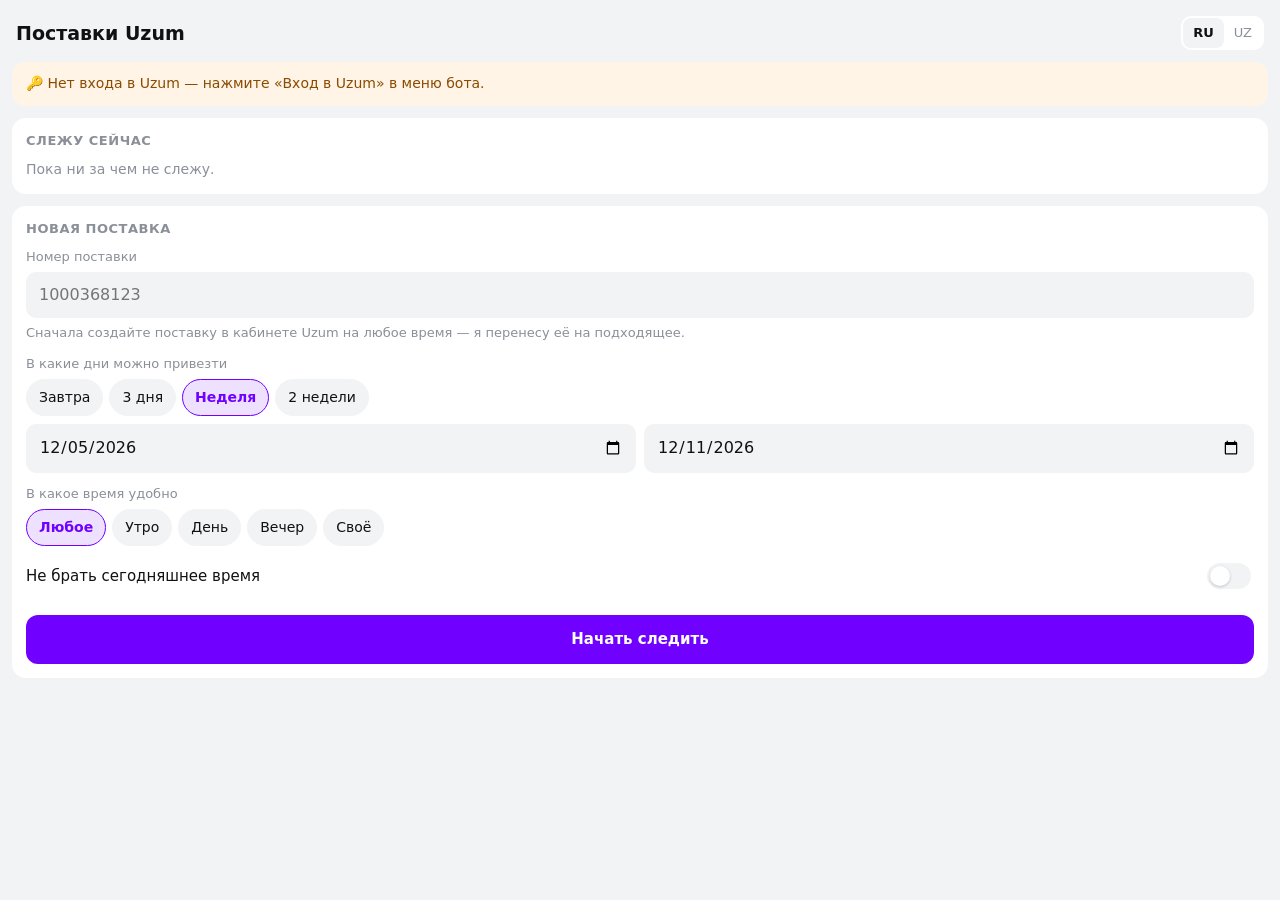
<file: uzum-slots/index.html>
<!doctype html>
<html lang="ru">
<head>
<meta charset="utf-8">
<meta name="viewport" content="width=device-width,initial-scale=1,viewport-fit=cover">
<meta name="robots" content="noindex">
<title>Uzum поставки</title>
<script src="https://telegram.org/js/telegram-web-app.js"></script>
<style>
  :root{
    --bg:var(--tg-theme-bg-color,#fff);--bg2:var(--tg-theme-secondary-bg-color,#f2f3f5);
    --text:var(--tg-theme-text-color,#111);--hint:var(--tg-theme-hint-color,#8a8f98);
    --accent:var(--tg-theme-button-color,#7000ff);--accent-text:var(--tg-theme-button-text-color,#fff);
    --danger:#e5484d;--ok:#16a34a;--radius:14px
  }
  *{box-sizing:border-box}
  body{margin:0;background:var(--bg2);color:var(--text);font:15px/1.4 -apple-system,system-ui,"Segoe UI",Roboto,sans-serif;padding:12px 12px 96px}
  header{display:flex;align-items:center;justify-content:space-between;margin:4px 4px 12px}
  h1{font-size:19px;margin:0}
  .lang{display:flex;background:var(--bg);border-radius:10px;padding:2px}
  .lang button{border:0;background:none;color:var(--hint);padding:6px 10px;border-radius:8px;font:inherit;font-size:13px}
  .lang button.on{background:var(--bg2);color:var(--text);font-weight:600}
  .card{background:var(--bg);border-radius:var(--radius);padding:14px;margin-bottom:12px}
  .card h2{font-size:13px;text-transform:uppercase;letter-spacing:.04em;color:var(--hint);margin:0 0 10px;font-weight:600}
  .banner{border-radius:var(--radius);padding:12px 14px;margin-bottom:12px;font-size:14px}
  .banner.warn{background:#fff4e5;color:#8a4b00}.banner.ok{background:#e9f9ef;color:#0b6b2f}
  label{display:block;font-size:13px;color:var(--hint);margin:12px 0 6px}
  label:first-of-type{margin-top:0}
  input[type=text],input[type=date],input[type=time]{width:100%;font:inherit;font-size:16px;color:var(--text);background:var(--bg2);border:1.5px solid transparent;border-radius:10px;padding:11px 12px;outline:none}
  input:focus{border-color:var(--accent)}
  .row{display:flex;gap:8px}.row>*{flex:1;min-width:0}
  .chips{display:flex;flex-wrap:wrap;gap:6px}
  .chip{border:1.5px solid var(--bg2);background:var(--bg2);color:var(--text);border-radius:999px;padding:8px 12px;font:inherit;font-size:14px}
  .chip.on{border-color:var(--accent);background:color-mix(in srgb,var(--accent) 12%,var(--bg));color:var(--accent);font-weight:600}
  .switch{display:flex;align-items:center;justify-content:space-between;margin-top:14px;font-size:15px}
  .switch input{width:44px;height:26px;appearance:none;background:var(--bg2);border-radius:999px;position:relative;transition:.2s;flex:none}
  .switch input::after{content:"";position:absolute;top:3px;left:3px;width:20px;height:20px;border-radius:50%;background:#fff;box-shadow:0 1px 3px #0003;transition:.2s}
  .switch input:checked{background:var(--accent)}.switch input:checked::after{left:21px}
  .hint{font-size:13px;color:var(--hint);margin-top:6px}
  .err{color:var(--danger);font-size:13px;margin-top:6px;min-height:1em}
  .w{display:flex;align-items:center;gap:10px;padding:10px 0;border-top:1px solid var(--bg2)}
  .w:first-of-type{border-top:0;padding-top:0}
  .w .info{flex:1;min-width:0}.w b{display:block}
  .w small{color:var(--hint);display:block}
  .w button{border:0;background:color-mix(in srgb,var(--danger) 12%,var(--bg));color:var(--danger);border-radius:10px;padding:8px 10px;font:inherit;font-size:13px;flex:none}
  .empty{color:var(--hint);font-size:14px}
  #fallback{display:none;width:100%;margin-top:4px;border:0;border-radius:12px;padding:14px;font:inherit;font-weight:600;background:var(--accent);color:var(--accent-text)}
</style>
</head>
<body>
<header>
  <h1 data-t="title"></h1>
  <div class="lang"><button data-lang="ru">RU</button><button data-lang="uz">UZ</button></div>
</header>

<div id="login" class="banner"></div>

<div class="card">
  <h2 data-t="listTitle"></h2>
  <div id="list"></div>
</div>

<div class="card">
  <h2 data-t="newTitle"></h2>
  <label for="num" data-t="numLabel"></label>
  <input id="num" type="text" inputmode="numeric" autocomplete="off" placeholder="1000368123">
  <div class="hint" data-t="numHint"></div>

  <label data-t="daysLabel"></label>
  <div class="chips" id="dayChips"></div>
  <div class="row" style="margin-top:8px">
    <input id="from" type="date" aria-label="from">
    <input id="to" type="date" aria-label="to">
  </div>

  <label data-t="timeLabel"></label>
  <div class="chips" id="timeChips"></div>
  <div class="row" id="customTime" style="margin-top:8px;display:none">
    <input id="tFrom" type="time" value="09:00" aria-label="from">
    <input id="tTo" type="time" value="14:00" aria-label="to">
  </div>

  <div class="switch"><span data-t="skipToday"></span><input id="skip" type="checkbox"></div>
  <div class="err" id="err"></div>
  <button id="fallback" data-t="submit"></button>
</div>

<script>
const TXT = {
  ru: {
    title: 'Поставки Uzum', listTitle: 'Слежу сейчас', newTitle: 'Новая поставка',
    numLabel: 'Номер поставки', numHint: 'Сначала создайте поставку в кабинете Uzum на любое время — я перенесу её на подходящее.',
    daysLabel: 'В какие дни можно привезти', timeLabel: 'В какое время удобно', skipToday: 'Не брать сегодняшнее время',
    submit: 'Начать следить', stop: 'Остановить', empty: 'Пока ни за чем не слежу.', now: 'сейчас',
    d: ['Завтра', '3 дня', 'Неделя', '2 недели'], t: ['Любое', 'Утро', 'День', 'Вечер', 'Своё'],
    loginOk: '🔑 Вход в Uzum есть', loginNone: '🔑 Нет входа в Uzum — нажмите «Вход в Uzum» в меню бота.', loginExpired: '⚠️ Вход в Uzum истёк — отправьте его заново из расширения.',
    shop: 'магазин', eNum: 'Введите номер поставки цифрами.', eDates: 'Выберите дни: «с» не позже «по».', eTime: 'Время «до» должно быть позже «с».',
  },
  uz: {
    title: 'Uzum yetkazib berish', listTitle: 'Hozir kuzatyapman', newTitle: 'Yangi yetkazib berish',
    numLabel: 'Yetkazib berish raqami', numHint: 'Avval Uzum kabinetida istalgan vaqtga yetkazib berish yarating — men uni mos vaqtga koʻchiraman.',
    daysLabel: 'Qaysi kunlari olib borish mumkin', timeLabel: 'Qaysi vaqt qulay', skipToday: 'Bugungi vaqtni olmaslik',
    submit: 'Kuzatishni boshlash', stop: 'Toʻxtatish', empty: 'Hozircha hech narsani kuzatmayapman.', now: 'hozir',
    d: ['Ertaga', '3 kun', 'Bir hafta', '2 hafta'], t: ['Istalgan', 'Ertalab', 'Kunduzi', 'Kechqurun', 'Oʻzim'],
    loginOk: '🔑 Uzumga kirish bor', loginNone: '🔑 Uzumga kirish yoʻq — bot menyusida «Uzumga kirish» ni bosing.', loginExpired: '⚠️ Uzumga kirish muddati tugagan — kengaytmadan qayta yuboring.',
    shop: 'doʻkon', eNum: 'Yetkazib berish raqamini sonlar bilan kiriting.', eDates: 'Kunlarni tanlang: boshlanishi oxiridan keyin boʻlmasin.', eTime: '«gacha» vaqti «dan» vaqtidan keyin boʻlishi kerak.',
  },
};
const DAY_PRESETS = [[1, 1], [0, 2], [0, 6], [0, 13]];
const TIME_PRESETS = [[], [[0, 720]], [[720, 1080]], [[1080, 1440]], null];

const tgApp = window.Telegram?.WebApp;
tgApp?.ready(); tgApp?.expand();

let S = { lang: 'ru', w: [], login: 'none', shop: null };
try { const m = location.hash.match(/s=([^&]+)/); if (m) S = Object.assign(S, JSON.parse(new TextDecoder().decode(Uint8Array.from(atob(m[1].replace(/-/g, '+').replace(/_/g, '/')), c => c.charCodeAt(0))))); } catch (e) {}
let lang = S.lang || 'ru';
let dayIdx = 2, timeIdx = 0;

const $ = (id) => document.getElementById(id);
const tz = (n) => { const d = new Date(Date.now() + 5 * 3600e3 + n * 864e5); return d.toISOString().slice(0, 10); };
const toMin = (v) => { const [h, m] = v.split(':').map(Number); return h * 60 + m; };

function render() {
  const L = TXT[lang];
  document.documentElement.lang = lang;
  document.querySelectorAll('[data-t]').forEach((el) => { el.textContent = L[el.dataset.t]; });
  document.querySelectorAll('.lang button').forEach((b) => b.classList.toggle('on', b.dataset.lang === lang));
  const lg = $('login');
  lg.className = 'banner ' + (S.login === 'ok' ? 'ok' : 'warn');
  lg.textContent = S.login === 'ok' ? `${L.loginOk}${S.shop ? ` · ${L.shop} ${S.shop}` : ''}` : (S.login === 'expired' ? L.loginExpired : L.loginNone);

  const list = $('list');
  list.innerHTML = '';
  if (!S.w.length) list.innerHTML = `<div class="empty">${L.empty}</div>`;
  S.w.forEach((w) => {
    const row = document.createElement('div');
    row.className = 'w';
    row.innerHTML = `<div class="info"><b></b><small></small><small></small></div><button></button>`;
    row.querySelector('b').textContent = '№' + w.n;
    const sm = row.querySelectorAll('small');
    sm[0].textContent = `${w.d} · ${w.t}`;
    sm[1].textContent = w.c ? `${L.now}: ${w.c}` : '';
    const btn = row.querySelector('button');
    btn.textContent = L.stop;
    btn.onclick = () => send({ action: 'stop', num: w.n });
    list.appendChild(row);
  });

  chips($('dayChips'), L.d, dayIdx, (i) => { dayIdx = i; setDays(); render(); });
  chips($('timeChips'), L.t, timeIdx, (i) => { timeIdx = i; render(); });
  $('customTime').style.display = TIME_PRESETS[timeIdx] === null ? 'flex' : 'none';
  if (tgApp?.MainButton) {
    tgApp.MainButton.setText(L.submit);
    tgApp.MainButton.show();
  } else {
    $('fallback').style.display = 'block';
  }
}

function chips(box, labels, active, onPick) {
  box.innerHTML = '';
  labels.forEach((label, i) => {
    const b = document.createElement('button');
    b.type = 'button';
    b.className = 'chip' + (i === active ? ' on' : '');
    b.textContent = label;
    b.onclick = () => onPick(i);
    box.appendChild(b);
  });
}

function setDays() {
  if (dayIdx < 0) return;
  const [a, b] = DAY_PRESETS[dayIdx];
  $('from').value = tz(a); $('to').value = tz(b);
}

function submit() {
  const L = TXT[lang];
  const err = $('err');
  err.textContent = '';
  const num = $('num').value.replace(/\D/g, '');
  if (num.length < 5) { err.textContent = L.eNum; return; }
  const from = $('from').value, to = $('to').value;
  if (!from || !to || to < from) { err.textContent = L.eDates; return; }
  let intervals = TIME_PRESETS[timeIdx];
  if (intervals === null) {
    const a = toMin($('tFrom').value || '00:00'), b = toMin($('tTo').value || '00:00');
    if (b <= a) { err.textContent = L.eTime; return; }
    intervals = [[a, b]];
  }
  send({ action: 'add', num, from, to, intervals, skipToday: $('skip').checked });
}

function send(data) {
  tgApp?.HapticFeedback?.impactOccurred('light');
  if (tgApp?.sendData) tgApp.sendData(JSON.stringify(data));
}

document.querySelectorAll('.lang button').forEach((b) => b.onclick = () => {
  lang = b.dataset.lang;
  render();
});
['from', 'to'].forEach((id) => $(id).addEventListener('change', () => { dayIdx = -1; render(); }));
$('num').addEventListener('input', (e) => { e.target.value = e.target.value.replace(/\D/g, ''); });
tgApp?.MainButton?.onClick(submit);
$('fallback').onclick = submit;
$('from').min = tz(0); $('to').min = tz(0);
setDays();
render();
</script>
</body>
</html>
</file>
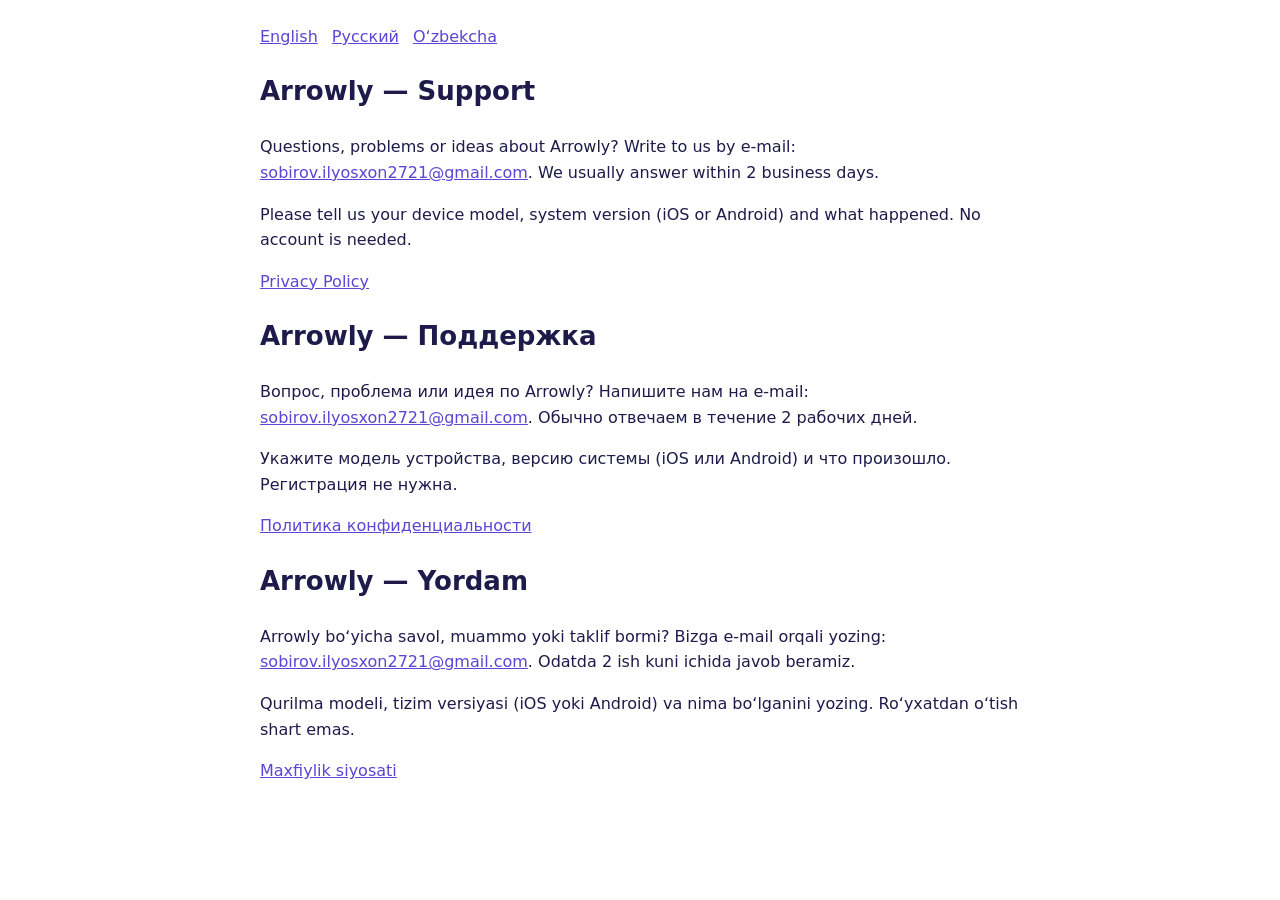
<file: arrowly/support.html>
<!doctype html>
<html lang="en"><head><meta charset="utf-8"><meta name="viewport" content="width=device-width,initial-scale=1">
<title>Arrowly — Support</title>
<style>body{font:16px/1.6 system-ui,sans-serif;max-width:760px;margin:0 auto;padding:24px 16px;color:#1e1b4b;background:#fff}h1{font-size:26px}h2{margin-top:40px;font-size:21px}a{color:#5b45d6}nav a{margin-right:14px}</style></head>
<body>
<nav><a href="#en">English</a><a href="#ru">Русский</a><a href="#uz">Oʻzbekcha</a></nav>
<section id="en"><h1>Arrowly — Support</h1>
<p>Questions, problems or ideas about Arrowly? Write to us by e-mail: <a href="mailto:sobirov.ilyosxon2721@gmail.com">sobirov.ilyosxon2721@gmail.com</a>. We usually answer within 2 business days.</p>
<p>Please tell us your device model, system version (iOS or Android) and what happened. No account is needed.</p>
<p><a href="./">Privacy Policy</a></p></section>
<section id="ru"><h1>Arrowly — Поддержка</h1>
<p>Вопрос, проблема или идея по Arrowly? Напишите нам на e-mail: <a href="mailto:sobirov.ilyosxon2721@gmail.com">sobirov.ilyosxon2721@gmail.com</a>. Обычно отвечаем в течение 2 рабочих дней.</p>
<p>Укажите модель устройства, версию системы (iOS или Android) и что произошло. Регистрация не нужна.</p>
<p><a href="./">Политика конфиденциальности</a></p></section>
<section id="uz"><h1>Arrowly — Yordam</h1>
<p>Arrowly boʻyicha savol, muammo yoki taklif bormi? Bizga e-mail orqali yozing: <a href="mailto:sobirov.ilyosxon2721@gmail.com">sobirov.ilyosxon2721@gmail.com</a>. Odatda 2 ish kuni ichida javob beramiz.</p>
<p>Qurilma modeli, tizim versiyasi (iOS yoki Android) va nima boʻlganini yozing. Roʻyxatdan oʻtish shart emas.</p>
<p><a href="./">Maxfiylik siyosati</a></p></section>

</body></html>
</file>
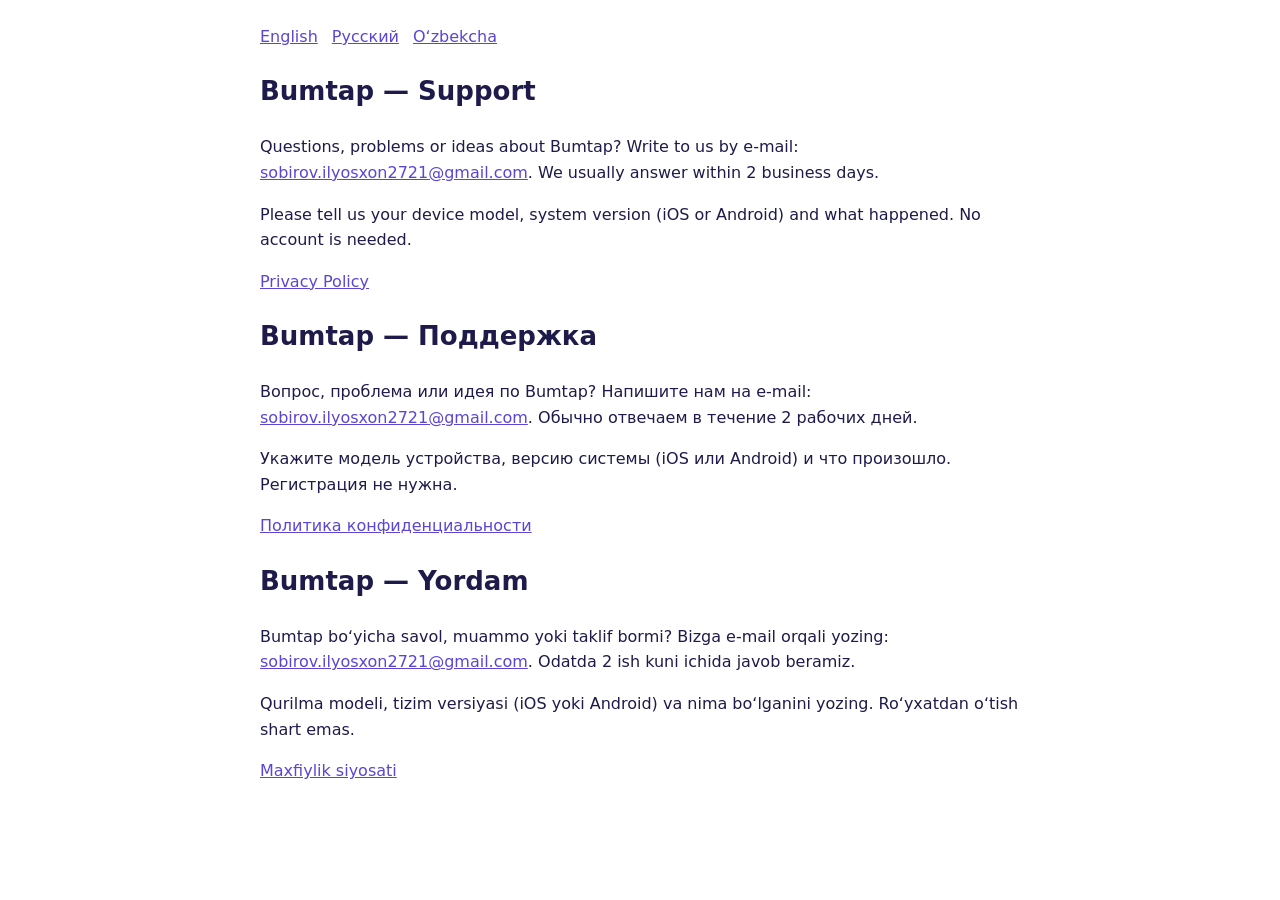
<file: bumtap/support.html>
<!doctype html>
<html lang="en"><head><meta charset="utf-8"><meta name="viewport" content="width=device-width,initial-scale=1">
<title>Bumtap — Support</title>
<style>body{font:16px/1.6 system-ui,sans-serif;max-width:760px;margin:0 auto;padding:24px 16px;color:#1e1b4b;background:#fff}h1{font-size:26px}h2{margin-top:40px;font-size:21px}a{color:#5b45d6}nav a{margin-right:14px}</style></head>
<body>
<nav><a href="#en">English</a><a href="#ru">Русский</a><a href="#uz">Oʻzbekcha</a></nav>
<section id="en"><h1>Bumtap — Support</h1>
<p>Questions, problems or ideas about Bumtap? Write to us by e-mail: <a href="mailto:sobirov.ilyosxon2721@gmail.com">sobirov.ilyosxon2721@gmail.com</a>. We usually answer within 2 business days.</p>
<p>Please tell us your device model, system version (iOS or Android) and what happened. No account is needed.</p>
<p><a href="./">Privacy Policy</a></p></section>
<section id="ru"><h1>Bumtap — Поддержка</h1>
<p>Вопрос, проблема или идея по Bumtap? Напишите нам на e-mail: <a href="mailto:sobirov.ilyosxon2721@gmail.com">sobirov.ilyosxon2721@gmail.com</a>. Обычно отвечаем в течение 2 рабочих дней.</p>
<p>Укажите модель устройства, версию системы (iOS или Android) и что произошло. Регистрация не нужна.</p>
<p><a href="./">Политика конфиденциальности</a></p></section>
<section id="uz"><h1>Bumtap — Yordam</h1>
<p>Bumtap boʻyicha savol, muammo yoki taklif bormi? Bizga e-mail orqali yozing: <a href="mailto:sobirov.ilyosxon2721@gmail.com">sobirov.ilyosxon2721@gmail.com</a>. Odatda 2 ish kuni ichida javob beramiz.</p>
<p>Qurilma modeli, tizim versiyasi (iOS yoki Android) va nima boʻlganini yozing. Roʻyxatdan oʻtish shart emas.</p>
<p><a href="./">Maxfiylik siyosati</a></p></section>

</body></html>
</file>
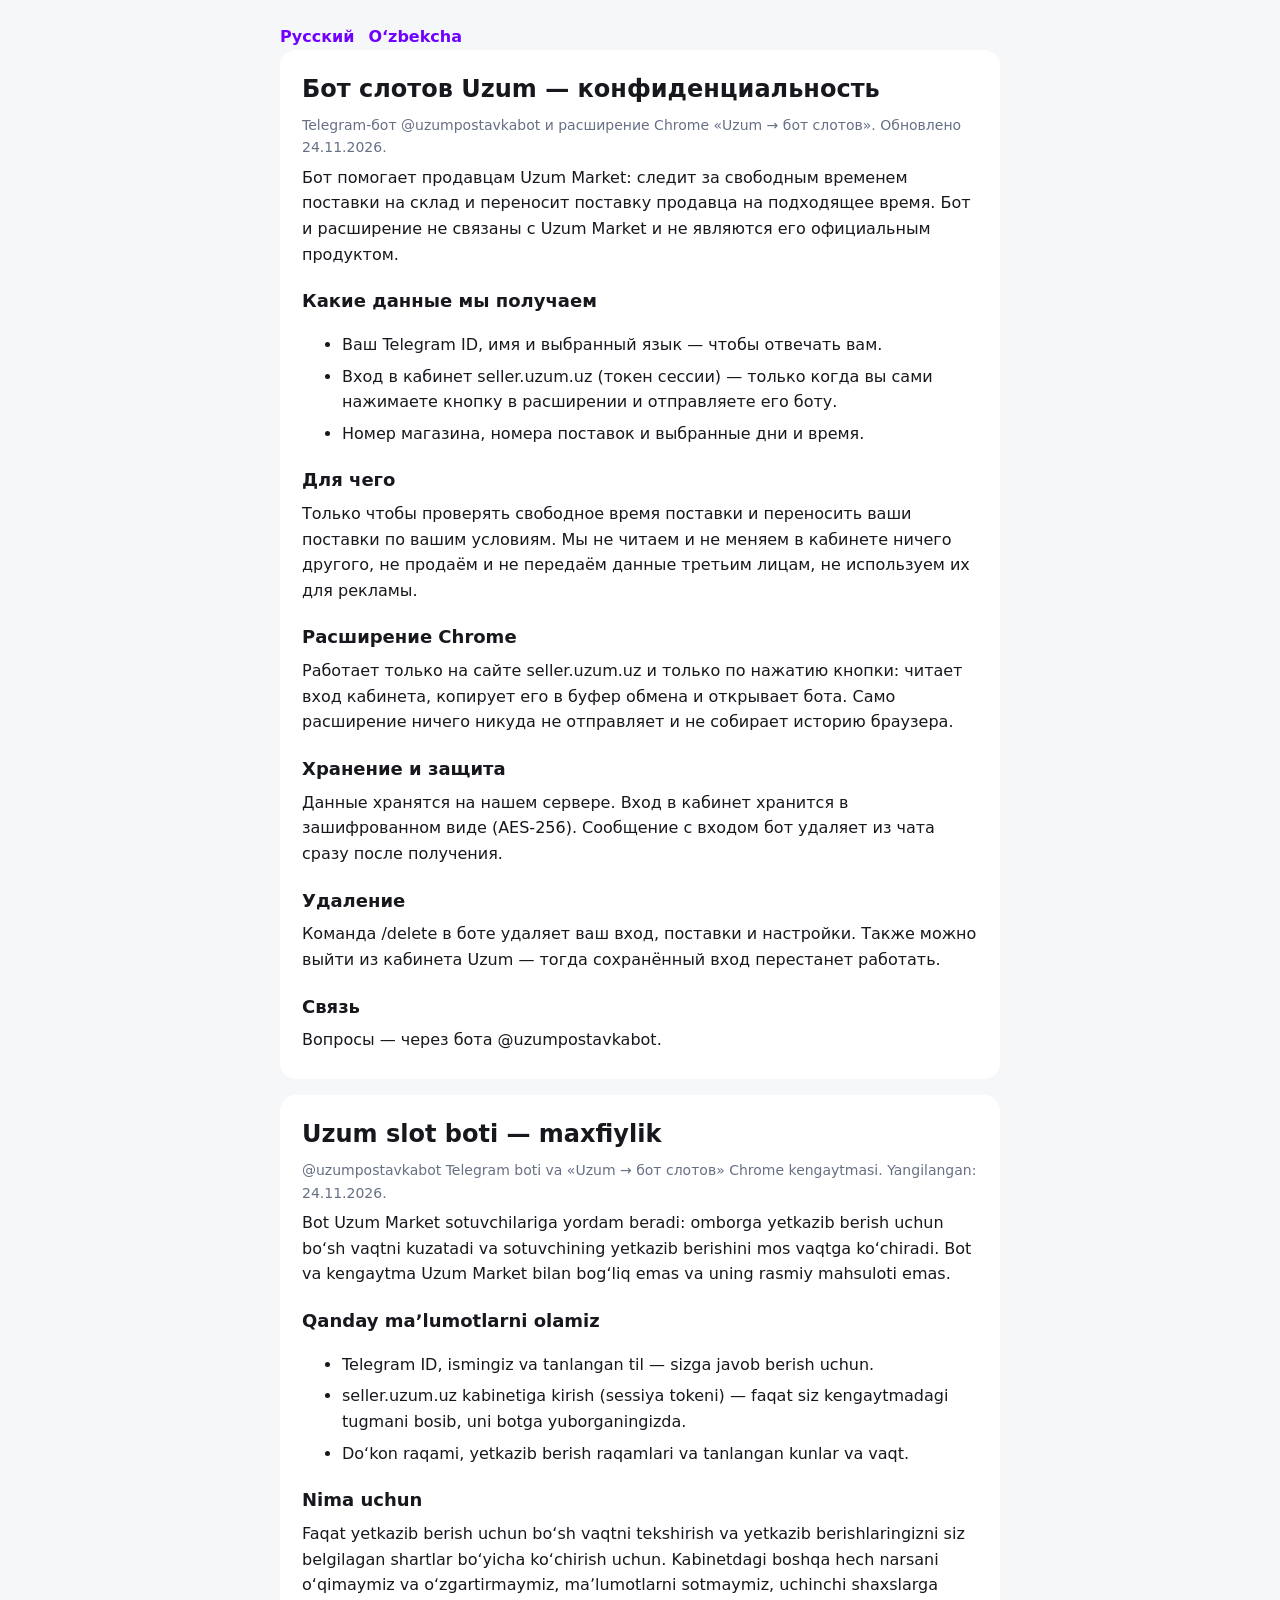
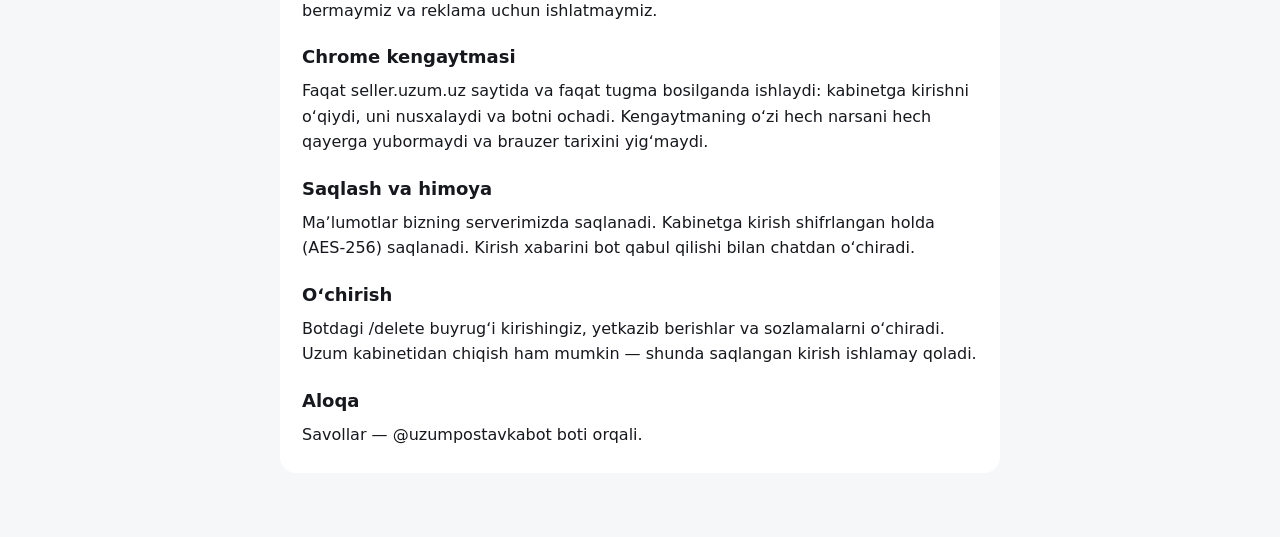
<file: uzum-slots/privacy.html>
<!doctype html>
<html lang="ru">
<head>
<meta charset="utf-8">
<meta name="viewport" content="width=device-width,initial-scale=1">
<title>Бот слотов Uzum — конфиденциальность</title>
<style>
  :root{--bg:#f6f7f9;--card:#fff;--text:#16181d;--hint:#667085;--accent:#7000ff}
  @media (prefers-color-scheme:dark){:root{--bg:#121316;--card:#1c1e23;--text:#eceef2;--hint:#9aa1ad;--accent:#a678ff}}
  body{margin:0;background:var(--bg);color:var(--text);font:16px/1.6 -apple-system,system-ui,"Segoe UI",Roboto,sans-serif}
  main{max-width:720px;margin:0 auto;padding:24px 16px 48px}
  .card{background:var(--card);border-radius:16px;padding:20px 22px;margin-bottom:16px}
  h1{font-size:24px;margin:0 0 4px}h2{font-size:18px;margin:20px 0 6px}
  p,li{margin:6px 0}.hint{color:var(--hint);font-size:14px}
  nav a{color:var(--accent);margin-right:14px;font-weight:600;text-decoration:none}
</style>
</head>
<body>
<main>
  <nav><a href="#ru">Русский</a><a href="#uz">Oʻzbekcha</a></nav>

  <section class="card" id="ru">
    <h1>Бот слотов Uzum — конфиденциальность</h1>
    <p class="hint">Telegram-бот @uzumpostavkabot и расширение Chrome «Uzum → бот слотов». Обновлено 24.11.2026.</p>
    <p>Бот помогает продавцам Uzum Market: следит за свободным временем поставки на склад и переносит поставку продавца на подходящее время. Бот и расширение не связаны с Uzum Market и не являются его официальным продуктом.</p>
    <h2>Какие данные мы получаем</h2>
    <ul>
      <li>Ваш Telegram ID, имя и выбранный язык — чтобы отвечать вам.</li>
      <li>Вход в кабинет seller.uzum.uz (токен сессии) — только когда вы сами нажимаете кнопку в расширении и отправляете его боту.</li>
      <li>Номер магазина, номера поставок и выбранные дни и время.</li>
    </ul>
    <h2>Для чего</h2>
    <p>Только чтобы проверять свободное время поставки и переносить ваши поставки по вашим условиям. Мы не читаем и не меняем в кабинете ничего другого, не продаём и не передаём данные третьим лицам, не используем их для рекламы.</p>
    <h2>Расширение Chrome</h2>
    <p>Работает только на сайте seller.uzum.uz и только по нажатию кнопки: читает вход кабинета, копирует его в буфер обмена и открывает бота. Само расширение ничего никуда не отправляет и не собирает историю браузера.</p>
    <h2>Хранение и защита</h2>
    <p>Данные хранятся на нашем сервере. Вход в кабинет хранится в зашифрованном виде (AES-256). Сообщение с входом бот удаляет из чата сразу после получения.</p>
    <h2>Удаление</h2>
    <p>Команда /delete в боте удаляет ваш вход, поставки и настройки. Также можно выйти из кабинета Uzum — тогда сохранённый вход перестанет работать.</p>
    <h2>Связь</h2>
    <p>Вопросы — через бота @uzumpostavkabot.</p>
  </section>

  <section class="card" id="uz">
    <h1>Uzum slot boti — maxfiylik</h1>
    <p class="hint">@uzumpostavkabot Telegram boti va «Uzum → бот слотов» Chrome kengaytmasi. Yangilangan: 24.11.2026.</p>
    <p>Bot Uzum Market sotuvchilariga yordam beradi: omborga yetkazib berish uchun boʻsh vaqtni kuzatadi va sotuvchining yetkazib berishini mos vaqtga koʻchiradi. Bot va kengaytma Uzum Market bilan bogʻliq emas va uning rasmiy mahsuloti emas.</p>
    <h2>Qanday maʼlumotlarni olamiz</h2>
    <ul>
      <li>Telegram ID, ismingiz va tanlangan til — sizga javob berish uchun.</li>
      <li>seller.uzum.uz kabinetiga kirish (sessiya tokeni) — faqat siz kengaytmadagi tugmani bosib, uni botga yuborganingizda.</li>
      <li>Doʻkon raqami, yetkazib berish raqamlari va tanlangan kunlar va vaqt.</li>
    </ul>
    <h2>Nima uchun</h2>
    <p>Faqat yetkazib berish uchun boʻsh vaqtni tekshirish va yetkazib berishlaringizni siz belgilagan shartlar boʻyicha koʻchirish uchun. Kabinetdagi boshqa hech narsani oʻqimaymiz va oʻzgartirmaymiz, maʼlumotlarni sotmaymiz, uchinchi shaxslarga bermaymiz va reklama uchun ishlatmaymiz.</p>
    <h2>Chrome kengaytmasi</h2>
    <p>Faqat seller.uzum.uz saytida va faqat tugma bosilganda ishlaydi: kabinetga kirishni oʻqiydi, uni nusxalaydi va botni ochadi. Kengaytmaning oʻzi hech narsani hech qayerga yubormaydi va brauzer tarixini yigʻmaydi.</p>
    <h2>Saqlash va himoya</h2>
    <p>Maʼlumotlar bizning serverimizda saqlanadi. Kabinetga kirish shifrlangan holda (AES-256) saqlanadi. Kirish xabarini bot qabul qilishi bilan chatdan oʻchiradi.</p>
    <h2>Oʻchirish</h2>
    <p>Botdagi /delete buyrugʻi kirishingiz, yetkazib berishlar va sozlamalarni oʻchiradi. Uzum kabinetidan chiqish ham mumkin — shunda saqlangan kirish ishlamay qoladi.</p>
    <h2>Aloqa</h2>
    <p>Savollar — @uzumpostavkabot boti orqali.</p>
  </section>
</main>
</body>
</html>
</file>
<file: style.css>
:root {
  --background: #fff;
  --surface: #f5f5f7;
  --ink: #1d1d1f;
  --muted: #6e6e73;
  --line: #dedee2;
  --accent: #0066cc;
  --radius: 28px;
  --page-width: 1200px;
}
* { box-sizing: border-box; }
html { scroll-behavior: smooth; scroll-padding-top: 88px; }
body { margin: 0; background: var(--background); color: var(--ink); font-family: -apple-system, BlinkMacSystemFont, "Segoe UI", Arial, sans-serif; -webkit-font-smoothing: antialiased; }
body.dialog-open { overflow: hidden; }
button, a { -webkit-tap-highlight-color: transparent; }
a { color: inherit; text-decoration: none; }
button { font: inherit; cursor: pointer; }
button, input { color: inherit; }
button:focus-visible, a:focus-visible { outline: 3px solid var(--accent); outline-offset: 5px; }
button:disabled { cursor: default; }
h1, h2, h3, p { margin: 0; }
h1, h2, h3 { text-wrap: balance; }
[hidden] { display: none !important; }
.icon { width: 20px; height: 20px; flex-shrink: 0; }
.content-width { width: calc(100% - 96px); max-width: var(--page-width); margin: 0 auto; }
.section-space { padding: 108px 0; }
.eyebrow { font-size: 14px; font-weight: 600; line-height: 1.5; letter-spacing: .01em; color: var(--muted); margin-bottom: 16px; }
h2 { font-size: clamp(36px, 4vw, 56px); font-weight: 650; line-height: 1.09; letter-spacing: -.045em; }
.site-header { position: sticky; top: 0; z-index: 30; border-bottom: 1px solid #0000000d; background: #fafafad9; backdrop-filter: blur(22px) saturate(160%); -webkit-backdrop-filter: blur(22px) saturate(160%); }
.header-inner { height: 68px; width: calc(100% - 96px); max-width: var(--page-width); margin: auto; display: flex; align-items: center; justify-content: space-between; gap: 32px; }
.logo { display: inline-flex; align-items: baseline; gap: 2px; font-size: 19px; font-weight: 750; letter-spacing: -.9px; white-space: nowrap; }
/* The supplied concept has a light presentation canvas. Crop that canvas only
   in the layout; the original PNG and its Library identity remain unchanged. */
.logo-wordmark { position: relative; display: block; width: 112px; height: 25px; overflow: hidden; }
.logo-wordmark img { position: absolute; display: block; width: 137.3px; height: auto; max-width: none; left: -12.7px; top: -14.7px; filter: grayscale(1) contrast(1.12); mix-blend-mode: multiply; }
#navigation { display: flex; align-items: center; gap: 34px; margin-left: auto; }
#navigation a { font-size: 12px; color: #515154; transition: color .2s; }
#navigation a:hover { color: #000; }
.header-actions { display: flex; align-items: center; gap: 25px; }
.languages { display: flex; gap: 4px; border-radius: 8px; padding: 3px; background: #e8e8ec; }
.languages a { font-size: 10px; font-weight: 600; letter-spacing: .03em; border-radius: 5px; color: #626267; padding: 5px 7px; }
.languages a[aria-current] { color: var(--ink); background: #fff; box-shadow: 0 1px 3px #0000000d; }
.header-cta { padding: 8px 13px; background: var(--ink); color: white; border-radius: 20px; display: flex; gap: 8px; align-items: center; font-size: 11px; }
.header-cta .icon { width: 14px; height: 14px; }
.menu { display: none; }
.hero { background: var(--surface); overflow: hidden; text-align: center; }
.hero-copy { position: relative; z-index: 2; max-width: 900px; margin: auto; padding: 62px 24px 0; }
.hero-name { font-size: 17px; font-weight: 600; letter-spacing: -.3px; margin-bottom: 18px; }
h1 { font-size: clamp(56px, 6.5vw, 88px); line-height: 1.015; letter-spacing: -.065em; font-weight: 650; background: linear-gradient(150deg, #131315 20%, #3f4045 65%, #74767d); -webkit-background-clip: text; background-clip: text; color: transparent; }
.hero-lead { max-width: 575px; margin: 23px auto 0; color: #6e6e73; font-size: 20px; line-height: 1.5; letter-spacing: -.4px; text-wrap: balance; }
.hero-actions { margin-top: 27px; display: flex; align-items: center; justify-content: center; gap: 30px; }
.button { border: 0; display: inline-flex; align-items: center; justify-content: center; gap: 15px; padding: 15px 22px; border-radius: 28px; font-size: 14px; font-weight: 500; transition: transform .25s, background .25s; }
.button:hover { transform: translateY(-2px); }
.button-dark { background: #1d1d1f; color: white; }
.button-dark:hover { background: #37373b; }
.button .icon { width: 17px; height: 17px; }
.text-link { display: inline-flex; align-items: center; gap: 10px; color: var(--accent); font-size: 14px; }
.text-link:hover { text-decoration: underline; text-underline-offset: 4px; }
.text-link span { font-size: 23px; line-height: .9; }
.hero-art { position: relative; width: min(100%, 1200px); height: 360px; margin: 6px auto 0; }
.hero-art img { width: 100%; height: 100%; object-fit: contain; display: block; }
.art-label { position: absolute; text-align: left; font-size: 12px; font-weight: 600; letter-spacing: -.1px; line-height: 1.6; color: #777780; }
.art-label span { display: block; color: #9d9da5; font-size: 10px; font-weight: 400; }
.art-label-1 { left: 13%; top: 33%; }
.art-label-2 { right: 12%; top: 29%; }
.art-label-3 { right: 17%; bottom: 12%; }
.hero-caption { max-width: var(--page-width); margin: -8px auto 0; padding: 0 0 28px; display: flex; justify-content: space-between; font-size: 10px; color: #68686f; letter-spacing: .02em; position: relative; }
.location { display: flex; align-items: center; gap: 6px; font-size: 9px; letter-spacing: .08em; }
.location-dot { width: 5px; height: 5px; background: #8d8d92; border-radius: 50%; }
.sectors { border-bottom: 1px solid #ededf0; background: #fff; }
.sectors-inner { min-height: 112px; display: grid; grid-template-columns: repeat(4, 1fr); align-items: center; }
.sector { display: flex; gap: 12px; justify-content: center; align-items: center; font-size: 13px; font-weight: 500; color: #505057; border-right: 1px solid #e9e9ed; }
.sector:last-child { border: 0; }
.sector .icon { width: 24px; height: 24px; color: #62626a; }
.portfolio { background: #f5f5f7; }
.section-heading { display: flex; justify-content: space-between; gap: 45px; align-items: flex-end; }
.section-heading h2 { max-width: 700px; }
.section-intro { max-width: 290px; padding-bottom: 3px; font-size: 15px; line-height: 1.6; color: var(--muted); }
.filters { display: flex; gap: 7px; padding: 5px; background: #e9e9ed; width: fit-content; max-width: 100%; border-radius: 30px; margin: 38px 0 32px; overflow-x: auto; scrollbar-width: none; }
.filters::-webkit-scrollbar { display: none; }
.filters button { border: 0; border-radius: 22px; background: transparent; color: #626269; font-size: 12px; white-space: nowrap; padding: 10px 18px; transition: background .2s, color .2s, box-shadow .2s; }
.filters button[aria-pressed="true"] { background: #fff; color: #1d1d1f; box-shadow: 0 2px 6px #00000008; }
.project-grid { display: grid; grid-template-columns: repeat(12, minmax(0, 1fr)); gap: 22px; }
.project { position: relative; border-radius: var(--radius); overflow: hidden; background: #fff; min-width: 0; grid-column: span 6; display: flex; flex-direction: column; height: 560px; isolation: isolate; transition: transform .45s cubic-bezier(.2,.7,.2,1), box-shadow .45s; }
.project-grid.is-filtered .project { grid-column: span 6; height: 520px; }
.project:hover { transform: translateY(-4px); box-shadow: 0 16px 38px #0000000a; }
.project-sellermind, .project-risment { grid-column: span 7; }
.project-forris, .project-lolo { grid-column: span 5; }
.project-uzumsync, .project-visnora, .project-city { grid-column: span 4; height: 440px; }
.project-copy { position: relative; z-index: 3; padding: 32px 34px 0; }
.project-eyebrow { display: block; font-size: 11px; color: #65656b; margin-bottom: 12px; }
.project h3 { font-size: 27px; font-weight: 650; line-height: 1.15; letter-spacing: -.9px; }
.project-tagline { font-size: 18px; line-height: 1.3; letter-spacing: -.45px; font-weight: 500; margin-top: 9px; max-width: 310px; text-wrap: balance; }
.project-visual { flex: 1; position: relative; min-height: 0; z-index: 1; }
.project-bottom { min-height: 74px; display: flex; justify-content: space-between; align-items: center; gap: 15px; padding: 10px 26px 20px 34px; position: relative; z-index: 4; }
.project-link { display: inline-flex; align-items: center; gap: 6px; font-size: 11px; font-weight: 500; }
.project-link:hover { text-decoration: underline; text-underline-offset: 4px; }
.project-link .icon { width: 14px; height: 14px; transform: rotate(-35deg); }
.project-more { display: flex; align-items: center; justify-content: center; width: 32px; height: 32px; border-radius: 50%; border: 0; background: #1d1d1f; color: white; flex-shrink: 0; transition: transform .2s, background .2s; }
.project-more .icon { width: 18px; height: 18px; }
.project-more:hover { background: #45454b; transform: rotate(90deg); }
.project-status { font-size: 11px; color: var(--muted); }
.project-sellermind { background: radial-gradient(ellipse at 48% 80%, #363d4b, #171b23 65%, #141820); color: #f5f5f7; }
.project-sellermind .project-eyebrow { color: #b4b8c0; }
.project-sellermind .project-more { background: #ffffff1f; }
.project-forris { background: #ede9e2; }
.project-lolo { background: #f1eae7; }
.project-risment { background: linear-gradient(135deg, #e0e5eb, #f1f3f6 80%); }
.project-uzumsync { background: #fff; }
.project-visnora { background: #e9e9ed; }
.project-city { background: #e5e6e9; }
.project-uzumsync .project-copy, .project-visnora .project-copy, .project-city .project-copy { padding-left: 28px; padding-right: 28px; }
.project-uzumsync .project-tagline, .project-visnora .project-tagline, .project-city .project-tagline { font-size: 16px; max-width: 240px; }
.project-uzumsync h3, .project-visnora h3, .project-city h3 { font-size: 24px; }
.portfolio-note { margin-top: 18px; font-size: 10px; text-align: right; color: #696971; }
/* Each project is presented through a bespoke, decorative product concept. */
.software-scene { position: absolute; inset: 25px 15px 0 30px; perspective: 950px; display: flex; align-items: center; justify-content: center; }
.laptop { position: relative; width: 94%; max-width: 560px; transform: rotateY(-10deg) rotateX(7deg) rotateZ(-4deg); transform-style: preserve-3d; filter: drop-shadow(0 25px 24px #0006); transition: transform .65s; }
.project-sellermind:hover .laptop { transform: rotateY(-4deg) rotateX(3deg) rotateZ(-2deg); }
.laptop-screen { aspect-ratio: 1.62; padding: 8px; border-radius: 14px 14px 7px 7px; background: linear-gradient(140deg, #c2c3c8, #535865 55%, #b6b9c2); border: 1px solid #b1b4be; box-shadow: inset 0 0 0 3px #22262d; overflow: hidden; }
.screen-top { height: 11%; background: #14171e; border-radius: 6px 6px 0 0; padding: 0 12px; display: flex; align-items: center; justify-content: space-between; }
.screen-top b { font-size: 9px; font-weight: 500; letter-spacing: -.2px; color: #e1e5ef; }
.screen-dots { display: flex; gap: 3px; }
.screen-dots i { width: 4px; height: 4px; border-radius: 50%; background: #4e5461; }
.screen-avatar { width: 10px; height: 10px; background: #515f80; border-radius: 50%; }
.app-layout { display: flex; height: 89%; background: #f1f3f8; border-radius: 0 0 4px 4px; overflow: hidden; }
.app-sidebar { width: 15%; background: #202631; padding: 12px 9px; display: flex; flex-direction: column; gap: 13px; }
.app-symbol { font-size: 12px; font-weight: 700; color: #c2ccea; margin: 0 0 5px 2px; }
.app-symbol span { color: #fff; }
.app-sidebar>i { height: 3px; width: 85%; background: #3b4352; border-radius: 5px; }
.app-sidebar>i.active { background: #9badd8; }
.app-workspace { flex: 1; padding: 18px; display: flex; flex-direction: column; gap: 10px; }
.app-heading { display: flex; justify-content: space-between; align-items: center; }
.app-heading i:first-child { height: 6px; width: 33%; background: #b7bdca; border-radius: 3px; }
.app-heading i:last-child { height: 10px; width: 18%; background: #d1d9ed; border-radius: 3px; }
.app-metrics { display: flex; gap: 8px; }
.app-metrics>span { flex: 1; display: flex; flex-direction: column; gap: 7px; background: #fff; border: 1px solid #e6e9f1; padding: 10px; border-radius: 6px; }
.app-metrics i { display: block; height: 3px; width: 55%; background: #dde0e7; }
.app-metrics b { display: block; height: 7px; width: 65%; background: #8997b1; border-radius: 2px; }
.app-metrics em { width: 30%; height: 3px; background: #b8c6e7; }
.app-graph { background: #fff; border: 1px solid #e6e9f1; position: relative; flex: 1; min-height: 45px; border-radius: 6px; padding: 10px; }
.graph-grid { position: absolute; inset: 10px; background: repeating-linear-gradient(0deg, #0000, #0000 17px, #e9ecf4 18px, #0000 19px); }
.app-graph svg { width: 100%; height: 100%; display: block; position: relative; }
.app-table { display: flex; flex-direction: column; gap: 5px; }
.app-table i { background: linear-gradient(90deg,#d9dee9 15%,#0000 15%,#0000 25%,#d9dee9 25%,#d9dee9 55%,#0000 55%,#0000 75%,#d9dee9 75%); height: 4px; }
.laptop-base { width: 112%; height: 9px; margin-left: -6%; background: linear-gradient(#e6e7ed, #a5a8b0 35%, #666b74); border-radius: 2px 2px 45% 45% / 2px 2px 90% 90%; position: relative; box-shadow: 0 3px 1px #0007; }
.laptop-base::before { content: ''; display: block; margin: auto; width: 16%; height: 3px; background: #5f646f; border-radius: 0 0 4px 4px; }
.linen-scene { position: absolute; inset: 0; display: flex; align-items: center; justify-content: center; perspective: 700px; }
.linen-stack { position: relative; width: 250px; height: 240px; transform: rotate(-9deg); margin-top: 15px; }
.linen { position: absolute; width: 245px; height: 85px; border-radius: 19px 24px 20px 18px; background-blend-mode: multiply; box-shadow: inset 0 4px 5px #fff8, inset -10px -10px 15px #0002, 0 8px 8px #51473924; }
.linen::after { content: ''; position: absolute; inset: 10px 12px; border: 1px solid #ffffff47; border-bottom-color: #0000000c; border-radius: 13px; }
.linen-1 { bottom: 5px; left: 7px; background: repeating-linear-gradient(0deg,#fff1 0px,#00000004 1px,#fff1 2px), linear-gradient(130deg,#b7ae9e,#d0c8b9 45%,#a39785); }
.linen-2 { bottom: 48px; left: -7px; background: repeating-linear-gradient(90deg,#fff3 0px,#00000003 1px,#fff1 2px), linear-gradient(120deg,#d7cebf,#e5ddd0 50%,#c1b6a4); }
.linen-3 { bottom: 91px; left: 4px; background: repeating-linear-gradient(0deg,#fff2 0px,#00000004 1px,#fff1 2px), linear-gradient(130deg,#e5ddd0,#f0ebe2 45%,#cfc4b4); }
.linen-4 { bottom: 134px; left: -4px; height: 76px; background: repeating-linear-gradient(90deg,#fff3 0px,#00000003 1px,#fff1 2px), linear-gradient(130deg,#eee9de,#faf7f0 55%,#d8cdbc); }
.linen-shadow { position: absolute; width: 240px; height: 38px; background: #635a4c; border-radius: 50%; filter: blur(18px); opacity: .18; top: 76%; transform: rotate(-10deg); }
.linen-tag { position: absolute; background: #f8f5ef; font-size: 8px; letter-spacing: 1.6px; color: #7c746a; padding: 9px 13px; border-radius: 1px; right: -6px; top: 95px; transform: rotate(90deg); box-shadow: 1px 2px 3px #0002; }
.tea-scene { position: absolute; inset: 0; perspective: 700px; }
.tea-disc { position: absolute; width: 280px; height: 280px; border-radius: 50%; background: linear-gradient(140deg,#f9f1eb,#e4d3c8); top: 53%; left: 50%; transform: translate(-50%,-50%); }
.tea-cup { position: absolute; width: 137px; height: 217px; bottom: 12%; left: 50%; margin-left: -68px; transform: rotate(12deg); filter: drop-shadow(13px 20px 11px #59443b2b); }
.tea-liquid { position: absolute; inset: 10px 0 0; border-radius: 5px 5px 30px 30px / 5px 5px 18px 18px; background: linear-gradient(90deg,#b69378,#e6c8a9 38%,#dec0a0 60%,#ab8467); clip-path: polygon(0 0,100% 0,89% 100%,11% 100%); overflow: hidden; }
.tea-lid { position: absolute; top: 1px; left: -4px; width: 145px; height: 19px; border-radius: 40%; background: linear-gradient(#f6eee4,#cbbcae 47%,#a9998a 65%,#e6ddcf); box-shadow: 0 2px 1px #0002; }
.tea-straw { position: absolute; width: 13px; height: 77px; background: linear-gradient(90deg,#282420,#645c55 40%,#292724); left: 82px; top: -56px; transform: rotate(8deg); border-radius: 4px 4px 0 0; }
.tea-word { position: absolute; top: 61px; left: 0; width: 100%; text-align: center; color: #52413a; font: italic 58px/.8 Georgia,serif; letter-spacing: -4px; }
.tea-word span { display: block; font: 7px/2.5 -apple-system,BlinkMacSystemFont,Arial,sans-serif; letter-spacing: 5px; margin-left: 6px; text-transform: uppercase; }
.tea-shine { position: absolute; top: 20px; left: 18px; width: 15px; height: 170px; background: linear-gradient(90deg,#fff0,#ffffff64,#fff0); transform: rotate(-4deg); border-radius: 50%; }
.tea-pearls { position: absolute; left: 12px; right: 12px; bottom: 6px; height: 58px; display: flex; align-content: flex-end; flex-wrap: wrap-reverse; gap: 2px 3px; justify-content: center; transform: rotate(7deg); }
.tea-pearls i { height: 16px; width: 16px; border-radius: 50%; background: radial-gradient(circle at 35% 30%,#726152,#302b28 60%); box-shadow: 1px 2px 1px #8c6e57; }
.tea-orbit { position: absolute; border-radius: 50%; background: radial-gradient(circle at 30% 25%,#ddd0c3,#bca896 65%,#9d8877); box-shadow: 7px 13px 15px #806d4a20; }
.tea-orbit-1 { width: 30px; height: 30px; top: 12%; left: 18%; }
.tea-orbit-2 { width: 18px; height: 18px; bottom: 14%; right: 17%; }
.logistics-scene { position: absolute; inset: 0; perspective: 850px; }
.parcel { position: absolute; background: linear-gradient(115deg,#fff,#e8e9ec 65%,#cbd0d8); border: 1px solid #e1e4e8; border-radius: 5px; box-shadow: 20px 22px 26px #34415521, inset 1px 1px 3px #fff; transform: rotateY(-24deg) rotateX(10deg) rotateZ(-7deg); }
.parcel::before { content: ''; position: absolute; width: 100%; height: 35px; top: -35px; left: 0; background: linear-gradient(110deg,#fff,#e5e7ec); transform: skewX(-40deg); transform-origin: bottom; border: 1px solid #fff; border-radius: 4px 3px 0 0; }
.parcel::after { content: ''; position: absolute; top: -17px; width: 30px; height: calc(100% + 1px); right: -30px; transform: skewY(-49deg); background: linear-gradient(90deg,#c6cbd3,#e5e8ed); border-radius: 0 3px 4px 0; }
.parcel-back { width: 147px; height: 141px; left: 49%; top: 21%; }
.parcel-front { width: 192px; height: 155px; left: 18%; top: 42%; }
.parcel-small { width: 100px; height: 84px; left: 65%; top: 63%; transform: rotateY(-24deg) rotateX(10deg) rotateZ(5deg); }
.parcel-tape { position: absolute; height: 100%; width: 28px; left: 19%; background: linear-gradient(90deg,#dce0e780,#fff9,#d2d8e190); }
.parcel-label { position: absolute; left: 30%; top: 30%; width: 48%; height: 48%; padding: 9px; background: #fff9; border: 1px solid #dadde4; border-radius: 2px; }
.parcel-label b { font-size: 10px; letter-spacing: -.4px; display: block; color: #616976; }
.parcel-back .parcel-label b, .parcel-small .parcel-label b { font-size: 22px; font-weight: 500; }
.parcel-label i { display: block; height: 12px; margin-top: 8px; background: repeating-linear-gradient(90deg,#6d7583 0,#6d7583 1px,#fff0 1px,#fff0 3px,#6d7583 3px,#6d7583 5px,#fff0 5px,#fff0 6px); opacity: .55; }
.parcel-label em { display: block; margin-top: 2px; font-style: normal; font-size: 10px; color: #757c86; }
.parcel-small .parcel-label { padding: 4px; }
.parcel-small .parcel-label i { height: 6px; margin-top: 2px; }
.sync-scene { position: absolute; width: 100%; height: 100%; display: flex; align-items: center; justify-content: center; gap: 50px; }
.sync-path { position: absolute; width: 95%; top: 50%; left: 50%; transform: translate(-50%,-50%); color: #bdbfc7; }
.sync-node { width: 90px; height: 90px; border-radius: 23px; display: flex; align-items: center; justify-content: center; background: linear-gradient(140deg,#fff,#f1f1f4); border: 1px solid #e3e3e8; box-shadow: 0 12px 18px #0000000d,inset 0 0 0 4px #fff; font-size: 12px; font-weight: 600; position: relative; transform: rotate(-10deg); }
.node-uzum { background: linear-gradient(145deg,#48444f,#222028); color: white; border-color: #5b5665; box-shadow: 0 12px 18px #0002,inset 0 0 0 4px #ffffff0a; font-size: 20px; letter-spacing: -.8px; transform: rotate(10deg); }
.display-scene { position: absolute; inset: 0; perspective: 750px; }
.menu-display { position: absolute; width: 220px; height: 132px; border: 6px solid #34343c; border-radius: 10px; padding: 5px; background: #17171b; box-shadow: 14px 18px 20px #0002, inset 1px 1px 1px #888; transform: rotateY(-17deg) rotateZ(-6deg); }
.display-back { top: 2%; left: 3%; opacity: .8; transform: scale(.78) rotateY(-17deg) rotateZ(-6deg); }
.display-front { left: 24%; top: 30%; }
.display-art { background: #e9dfd0; height: 100%; width: 100%; border-radius: 3px; position: relative; overflow: hidden; }
.display-art i { position: absolute; left: 12px; top: 16px; width: 36%; height: 6px; background: #a18a70; border-radius: 1px; box-shadow: 0 12px 0 #bca990; }
.display-art b { position: absolute; width: 75px; height: 75px; border-radius: 50%; right: -3px; top: 24px; border: 8px solid #f7f1e8; background: radial-gradient(ellipse at 40% 45%,#7a5742 20%,#c2a076 50%,#e6d2b4 52%); box-shadow: 2px 4px 7px #48301b30; }
.display-art span { position: absolute; width: 30%; height: 4px; background: #c4b5a0; left: 12px; bottom: 20px; box-shadow: 0 -8px 0 #c4b5a0; }
.city-scene { position: absolute; inset: 8px 10px 0; perspective: 700px; }
.city-ground { position: absolute; width: 230px; height: 140px; border-radius: 22px; background: linear-gradient(130deg,#fbfbfc,#aeb3bf); bottom: 5%; left: 50%; transform: translateX(-50%) rotateX(58deg) rotateZ(-25deg); box-shadow: 0 18px 22px #49515c20; }
.city-building { position: absolute; bottom: 23%; width: 51px; background: linear-gradient(90deg,#eef0f4,#b9c0cc 65%,#9098a6); border-radius: 7px 7px 2px 2px; transform: skewY(-10deg); box-shadow: 8px 5px 8px #59616d21; }
.city-building::before { content: ''; position: absolute; inset: 8px 7px; border-radius: 2px; background: repeating-linear-gradient(0deg,#ffffff54 0,#ffffff54 2px,#fff0 2px,#fff0 10px); }
.building-1 { height: 61px; left: 16%; }
.building-2 { height: 112px; left: 34%; bottom: 33%; }
.building-3 { height: 146px; left: 52%; bottom: 27%; background: linear-gradient(90deg,#737e91,#424c5d); }
.building-4 { height: 76px; left: 68%; bottom: 16%; }
.building-5 { height: 54px; left: 38%; bottom: 14%; }
/* Personal story */
.about { background: #fff; }
.about-grid { display: grid; grid-template-columns: 1fr 1.06fr; gap: 100px; align-items: center; }
.about-art { height: 490px; background: radial-gradient(ellipse at 25% 20%,#fdfdfd,#f1f1f3 70%); border-radius: var(--radius); position: relative; overflow: hidden; display: flex; align-items: center; justify-content: center; perspective: 900px; }
.about-orbit { position: absolute; height: 390px; width: 390px; border: 1px solid #dedee4; border-radius: 50%; top: 45px; left: 30px; transform: rotateX(45deg) rotateZ(35deg); }
.identity-tile { position: relative; width: 260px; height: 330px; padding: 26px; border-radius: 17px; color: #d9dadd; background: linear-gradient(145deg,#5b5e65,#26282e 30%,#17191e 65%,#3c4049); box-shadow: 25px 30px 35px #1519222e, inset 1px 1px 1px #ffffff73, inset -1px -1px 1px #111; transform: rotateY(-16deg) rotateZ(-9deg); display: flex; flex-direction: column; justify-content: space-between; }
.identity-caption { font-size: 10px; letter-spacing: 2px; color: #d5d7df; }
.identity-initials { font-size: 110px; font-weight: 650; letter-spacing: -8px; line-height: 1; background: linear-gradient(130deg,#fff,#acb0bc); background-clip: text; -webkit-background-clip: text; color: transparent; }
.identity-initials span { font-size: 75px; }
.identity-name { font-size: 13px; line-height: 1.5; letter-spacing: -.2px; }
.about-art-location { position: absolute; left: 28px; bottom: 24px; font-size: 10px; color: #696971; }
.about-copy h2 { font-size: clamp(34px,3.3vw,47px); margin-bottom: 27px; }
.about-lead { font-size: 19px; line-height: 1.6; letter-spacing: -.3px; margin-bottom: 20px; }
.about-detail { font-size: 15px; line-height: 1.75; color: var(--muted); }
.signature { font-size: 17px; font-weight: 550; display: block; letter-spacing: -.45px; margin-top: 34px; }
.approach { background: var(--surface); }
.approach-heading { text-align: center; margin: 0 auto 50px; }
.principles { display: grid; grid-template-columns: repeat(3,1fr); gap: 22px; }
.principle { border-radius: 24px; background: #fff; padding: 36px 32px; }
.principle-icon { width: 52px; height: 52px; display: flex; align-items: center; justify-content: center; border-radius: 15px; background: #f3f3f5; margin-bottom: 42px; }
.principle-icon .icon { width: 27px; height: 27px; color: #64646c; }
.principle h3 { font-size: 20px; line-height: 1.3; letter-spacing: -.5px; font-weight: 600; margin-bottom: 12px; }
.principle p { color: var(--muted); font-size: 14px; line-height: 1.7; max-width: 280px; }
.closing { text-align: center; padding-top: 112px; padding-bottom: 112px; }
.closing h2 { font-size: clamp(38px,4.5vw,64px); }
.closing p:not(.eyebrow) { max-width: 500px; margin: 25px auto 30px; font-size: 17px; line-height: 1.6; color: var(--muted); }
.site-footer { background: var(--surface); padding: 34px 0 22px; }
.footer-main { display: flex; align-items: center; gap: 40px; padding-bottom: 30px; }
.footer-main>p { font-size: 11px; color: var(--muted); }
.back-top { font-size: 11px; margin-left: auto; display: flex; align-items: center; gap: 14px; }
.back-top span { display: inline-flex; width: 29px; height: 29px; border: 1px solid #d5d5dc; border-radius: 50%; align-items: center; justify-content: center; }
.footer-bottom { border-top: 1px solid var(--line); padding-top: 22px; display: flex; justify-content: space-between; gap: 25px; align-items: center; color: #696971; font-size: 10px; }
.footer-bottom nav { display: flex; gap: 24px; }
.footer-bottom a:hover { text-decoration: underline; text-underline-offset: 3px; }
/* Native dialogs retain focus, keyboard closing, and accessible names. */
.project-dialog { width: min(760px, calc(100% - 40px)); max-height: calc(100dvh - 64px); border: 0; border-radius: 28px; padding: 0; background: #fff; color: var(--ink); overscroll-behavior: contain; box-shadow: 0 30px 100px #0004; }
.project-dialog::backdrop { background: #17171e73; backdrop-filter: blur(8px); -webkit-backdrop-filter: blur(8px); }
.dialog-shell { position: relative; }
.dialog-close { position: absolute; right: 18px; top: 18px; z-index: 5; width: 32px; height: 32px; border: 0; border-radius: 50%; display: flex; align-items: center; justify-content: center; background: #e9e9ede6; color: #3d3d42; }
.dialog-close .icon { width: 17px; height: 17px; }
.dialog-visual { position: relative; height: 320px; overflow: hidden; }
.dialog-visual .software-scene { inset: 35px 80px 20px; }
.dialog-visual .laptop { max-width: 390px; }
.dialog-visual .linen-scene { transform: scale(1.05); }
.dialog-visual .tea-scene { width: 400px; left: 50%; transform: translateX(-50%); }
.dialog-visual .logistics-scene { width: 550px; left: 50%; transform: translateX(-50%); }
.dialog-visual .sync-scene, .dialog-visual .display-scene, .dialog-visual .city-scene { width: 390px; left: 50%; transform: translateX(-50%); }
.dialog-visual .display-scene { top: 35px; }
.dialog-visual .city-scene { top: 30px; }
.dialog-copy { padding: 36px 48px 44px; }
.dialog-copy h2 { font-size: 40px; margin-bottom: 12px; }
.dialog-tagline { font-size: 22px; letter-spacing: -.5px; margin-bottom: 20px; }
.dialog-copy>p:not(.dialog-tagline) { color: var(--muted); line-height: 1.7; font-size: 16px; }
.concept-note { display: block; color: #696971; margin-top: 25px; font-size: 11px; }
.skip, .sr-only { position: absolute; width: 1px; height: 1px; padding: 0; overflow: hidden; clip: rect(0,0,0,0); white-space: nowrap; }
.skip:focus { position: fixed; z-index: 100; top: 10px; left: 10px; width: auto; height: auto; clip: auto; padding: 15px; background: white; border: 2px solid var(--ink); border-radius: 8px; }
@media (prefers-reduced-motion: no-preference) {
  .motion-ready .reveal { opacity: 0; transform: translateY(24px); transition: opacity .7s ease, transform .7s cubic-bezier(.2,.7,.2,1); }
  .motion-ready .reveal.is-visible { opacity: 1; transform: translateY(0); }
  .hero-copy { animation: hero-enter .8s both; }
  
  @keyframes hero-enter { from { opacity: 0; transform: translateY(12px); } to { opacity: 1; transform: translateY(0); } }
  @keyframes art-enter { from { opacity: 0; transform: translateY(25px) scale(.96); } to { opacity: 1; transform: translateY(0) scale(1); } }
}
@media (min-width: 1550px) { .hero-copy { padding-top: 76px; } .hero-art { height: 400px; } }
@media (max-width: 1240px) {
  .hero-caption { margin-left: 48px; margin-right: 48px; }
  .hero-art { height: 340px; }
  .project { height: 520px; }
  .project-uzumsync, .project-visnora, .project-city { height: 420px; }
  .project-copy { padding-left: 28px; padding-right: 28px; }
  .project-bottom { padding-left: 28px; }
  .linen-stack { transform: rotate(-9deg) scale(.9); }
  .about-grid { gap: 60px; }
  .project-uzumsync .project-copy, .project-visnora .project-copy, .project-city .project-copy { padding-left: 24px; padding-right: 24px; }
  .sync-scene { gap: 25px; }
  .sync-node { width: 78px; height: 78px; font-size: 11px; border-radius: 21px; }
  .node-uzum { font-size: 18px; }
  .display-front { left: 14%; }
  .display-back { left: -7%; }
  .city-scene { transform: scale(.9); }
}
@media (max-width: 1000px) {
  .content-width, .header-inner { width: calc(100% - 64px); }
  .header-inner { gap: 22px; }
  #navigation { gap: 22px; }
  .header-actions { gap: 18px; }
  .header-cta { display: none; }
  .section-space { padding: 80px 0; }
  .hero-copy { padding-top: 54px; }
  h1 { font-size: 72px; }
  .hero-lead { font-size: 18px; max-width: 520px; }
  .hero-art { height: 310px; }
  .hero-caption { margin-left: 32px; margin-right: 32px; }
  .art-label-1 { left: 9%; }
  .art-label-2 { right: 8%; }
  .art-label-3 { right: 10%; bottom: 8%; }
  .section-heading { align-items: flex-start; flex-direction: column; gap: 22px; }
  .section-intro { max-width: 520px; }
  .project-grid { gap: 18px; }
  .project-sellermind, .project-risment, .project-forris, .project-lolo { grid-column: span 6; height: 510px; }
  .project-uzumsync, .project-visnora { grid-column: span 6; }
  .project-city { grid-column: span 12; height: 300px; }
  .project-city .project-copy { width: 50%; padding-top: 45px; }
  .project-city .project-visual { position: absolute; width: 45%; height: 100%; right: 4%; top: 0; }
  .project-city .project-bottom { width: 47%; margin-top: auto; }
  .project-city .city-scene { transform: none; }
  .laptop { width: 106%; }
  .software-scene { inset: 35px 4px 10px 12px; }
  .app-workspace { padding: 12px; gap: 7px; }
  .app-metrics>span { padding: 7px; gap: 5px; }
  .app-sidebar { padding: 10px 6px; gap: 10px; }
  .linen-stack { transform: rotate(-9deg) scale(.85); }
  .tea-cup { transform: rotate(12deg) scale(.9); }
  .tea-disc { width: 250px; height: 250px; }
  .parcel-front { left: 5%; width: 160px; height: 140px; }
  .parcel-back { left: 40%; width: 125px; height: 135px; }
  .parcel-small { left: 62%; width: 85px; }
  .parcel-label { padding: 7px; }
  .about-grid { gap: 40px; }
  .about-art { height: 440px; }
  .identity-tile { width: 220px; height: 300px; padding: 24px; }
  .identity-initials { font-size: 95px; }
  .about-copy h2 { font-size: 35px; }
  .about-lead { font-size: 17px; }
  .principles { gap: 16px; }
  .principle { padding: 28px 24px; }
  .principle h3 { font-size: 18px; }
  .footer-main { gap: 25px; }
}
@media (max-width: 700px) {
  html { scroll-padding-top: 80px; }
  .content-width, .header-inner { width: calc(100% - 40px); }
  .section-space { padding: 65px 0; }
  h2 { font-size: 38px; line-height: 1.12; letter-spacing: -.045em; }
  .eyebrow { font-size: 12px; margin-bottom: 13px; }
  .header-inner { height: 60px; }
  .logo { font-size: 18px; }
  .header-actions { gap: 20px; }
  .languages { background: #e8e8ec; }
  .languages a { padding: 5px 7px; }
  #navigation { display: none; position: absolute; top: 60px; left: 0; right: 0; padding: 24px; background: #fafafaf5; backdrop-filter: blur(20px); flex-direction: column; align-items: flex-start; gap: 25px; border-bottom: 1px solid var(--line); box-shadow: 0 20px 25px #00000007; }
  #navigation.open { display: flex; }
  #navigation a { font-size: 20px; font-weight: 500; letter-spacing: -.5px; }
  .menu { display: flex; flex-direction: column; justify-content: center; gap: 5px; border: 0; background: transparent; width: 28px; height: 32px; padding: 4px; }
  .menu span { width: 18px; height: 1.5px; border-radius: 1px; background: var(--ink); transition: transform .2s; }
  .menu[aria-expanded="true"] span:first-child { transform: translateY(3.25px) rotate(45deg); }
  .menu[aria-expanded="true"] span:last-child { transform: translateY(-3.25px) rotate(-45deg); }
  .hero-copy { padding: 43px 20px 0; }
  .hero-name { font-size: 14px; margin-bottom: 17px; }
  h1 { font-size: clamp(42px,8.25vw,58px); letter-spacing: -.06em; line-height: 1.06; }
  .hero-lead { max-width: 350px; font-size: 16px; line-height: 1.5; letter-spacing: -.2px; margin-top: 20px; }
  .hero-actions { gap: 23px; margin-top: 25px; }
  .button { font-size: 12px; padding: 13px 18px; gap: 10px; }
  .button .icon { width: 15px; height: 15px; }
  .text-link { font-size: 12px; gap: 8px; }
  .hero-art { height: 250px; width: 690px; max-width: none; margin: 16px 0 0 50%; transform: translateX(-50%); animation: none; }
  .hero-art img { padding: 0; }
  .art-label { display: none; }
  .hero-caption { margin: 2px 20px 0; justify-content: center; padding-bottom: 25px; }
  .hero-caption>span:first-child { display: none; }
  .location { font-size: 8px; }
  .sectors-inner { grid-template-columns: repeat(2,1fr); min-height: 126px; gap: 20px 0; padding: 24px 0; }
  .sector { font-size: 11px; gap: 10px; }
  .sector:nth-child(2) { border-right: 0; }
  .sector .icon { width: 21px; height: 21px; }
  .section-heading { gap: 18px; }
  .section-intro { font-size: 14px; max-width: 350px; }
  .filters { margin-top: 28px; margin-bottom: 23px; width: 100%; gap: 1px; padding: 4px; }
  .filters button { flex: 1; padding: 10px 13px; font-size: 11px; }
  .project-grid.is-filtered .project { height: 480px; }
  .project-grid { display: flex; flex-direction: column; gap: 18px; }
  .project, .project-sellermind, .project-risment, .project-forris, .project-lolo { height: 500px; border-radius: 24px; }
  .project-copy { padding: 28px 28px 0; }
  .project h3 { font-size: 28px; }
  .project-tagline { font-size: 20px; max-width: 290px; }
  .project-eyebrow { font-size: 11px; margin-bottom: 9px; }
  .project-bottom { min-height: 70px; padding: 8px 23px 20px 28px; }
  .project-link { font-size: 11px; }
  .software-scene { inset: 35px 20px 12px; }
  .laptop { width: 100%; max-width: 440px; }
  .app-workspace { padding: 13px; }
  .app-metrics>span { gap: 6px; padding: 8px; }
  .linen-stack { transform: rotate(-9deg) scale(.93); }
  .tea-cup { transform: rotate(12deg) scale(.95); }
  .tea-disc { width: 270px; height: 270px; }
  .tea-orbit-1 { top: 16%; left: 15%; }
  .logistics-scene { left: 50%; width: 360px; transform: translateX(-50%); }
  .parcel-front { width: 165px; height: 135px; left: 12%; top: 43%; }
  .parcel-back { width: 128px; height: 135px; left: 48%; top: 19%; }
  .parcel-small { left: 69%; top: 65%; width: 80px; height: 73px; }
  .project-uzumsync, .project-visnora, .project-city { height: 420px; }
  .project-uzumsync .project-copy, .project-visnora .project-copy, .project-city .project-copy { width: 100%; padding: 28px 28px 0; }
  .project-city .project-visual { position: relative; width: 100%; height: auto; right: auto; top: auto; }
  .project-city .project-bottom { width: 100%; }
  .project-uzumsync .project-tagline, .project-visnora .project-tagline, .project-city .project-tagline { font-size: 19px; max-width: 290px; }
  .project-uzumsync h3, .project-visnora h3, .project-city h3 { font-size: 27px; }
  .sync-scene { gap: 50px; }
  .sync-node { width: 90px; height: 90px; font-size: 12px; border-radius: 23px; }
  .node-uzum { font-size: 20px; }
  .display-scene { width: 330px; left: 50%; transform: translateX(-50%); }
  .display-front { left: 24%; top: 30%; }
  .display-back { top: -1%; left: 3%; }
  .city-scene { max-width: 330px; width: 100%; left: 50%; transform: translateX(-50%) !important; }
  .portfolio-note { font-size: 9px; }
  .about-grid { grid-template-columns: 1fr; gap: 37px; }
  .about-art { height: 380px; order: 2; }
  .identity-tile { width: 235px; height: 285px; }
  .identity-initials { font-size: 92px; }
  .about-copy h2 { font-size: 37px; }
  .about-lead { font-size: 17px; line-height: 1.6; }
  .about-detail { font-size: 14px; line-height: 1.7; }
  .signature { margin-top: 24px; font-size: 16px; }
  .about-orbit { width: 350px; height: 350px; top: 0; left: 0; }
  .approach-heading { text-align: left; margin-bottom: 32px; }
  .principles { grid-template-columns: 1fr; gap: 16px; }
  .principle { padding: 28px; }
  .principle-icon { margin-bottom: 25px; height: 46px; width: 46px; border-radius: 13px; }
  .principle h3 { font-size: 21px; }
  .principle p { max-width: 340px; font-size: 14px; }
  .closing { padding-top: 68px; padding-bottom: 70px; }
  .closing h2 { font-size: 36px; }
  .closing p:not(.eyebrow) { font-size: 15px; max-width: 320px; margin-top: 20px; }
  .footer-main { flex-wrap: wrap; gap: 20px; padding-bottom: 22px; }
  .footer-main>p { order: 3; width: 100%; font-size: 10px; }
  .back-top { font-size: 10px; }
  .footer-bottom { font-size: 9px; gap: 18px; flex-wrap: wrap; padding-top: 20px; }
  .footer-bottom nav { order: 3; flex-basis: 100%; gap: 25px; }
  .footer-bottom>span:last-child { margin-left: auto; }
  .project-dialog { border-radius: 24px; max-height: calc(100dvh - 40px); }
  .dialog-visual { height: 260px; }
  .dialog-visual .software-scene { inset: 25px 25px; }
  .dialog-copy { padding: 28px; }
  .dialog-copy h2 { font-size: 33px; }
  .dialog-tagline { font-size: 20px; }
  .dialog-copy>p:not(.dialog-tagline) { font-size: 14px; }
  .dialog-visual .logistics-scene { width: 360px; }
}
@media (max-width: 380px) {
  .content-width, .header-inner { width: calc(100% - 32px); }
  h1 { font-size: 40px; }
  .hero-copy { padding-left: 16px; padding-right: 16px; }
  .hero-actions { gap: 18px; }
  .hero-art { height: 230px; width: 640px; }
  .project-copy { padding-left: 24px; padding-right: 24px; }
  .filters button { padding: 10px 11px; font-size: 10px; }
  .project-tagline { font-size: 19px; }
  .project { height: 480px; }
  .project-uzumsync, .project-visnora, .project-city { height: 410px; }
  .project-uzumsync .project-copy, .project-visnora .project-copy, .project-city .project-copy { padding-left: 24px; padding-right: 24px; }
  .project-uzumsync .project-tagline, .project-visnora .project-tagline, .project-city .project-tagline { font-size: 18px; }
  .project-bottom { padding-left: 24px; }
  .about-copy h2 { font-size: 34px; }
}
@media (prefers-reduced-motion: reduce) {
  html { scroll-behavior: auto; }
  *, *::before, *::after { animation: none !important; transition: none !important; }
}
/* Project identities and the marketplace network */
.brands-section { background: #fff; }
.brands-grid { display: grid; grid-template-columns: repeat(5,minmax(0,1fr)); gap: 16px; margin-top: 40px; }
.brand-tile { min-width: 0; position: relative; border: 1px solid #e8e8ec; border-radius: 20px; padding: 27px 20px 21px; transition: transform .25s,box-shadow .25s,border-color .25s; }
.brand-tile:hover { transform: translateY(-3px); border-color: #ceced5; box-shadow: 0 12px 28px #00000006; }
.project-logo { display: block; width: 100%; max-width: 260px; height: auto; }
.brand-tile .project-logo { width: 100%; margin-bottom: 21px; }
.brand-tile>.brand-tile-category { display: block; color: #6e6e73; font-size: 10px; }
.brand-tile-arrow { position: absolute; right: 18px; bottom: 18px; font-size: 15px; color: #686870; }
.project-copy h3 .project-logo { width: 255px; max-width: 100%; }
.project-sellermind .project-copy h3 .project-logo { filter: invert(1); }
.project-link { font-size: 12px; padding: 5px 0; }
.project-pos,.project-kopeyka,.project-wb-pickup { grid-column: span 4; height: 440px; }
.project-pos { background: #e9edf1; }
.project-kopeyka { background: #eae7e2; }
.project-wb-pickup { background: #f0ecf4; }
.project-pos .project-copy,.project-kopeyka .project-copy,.project-wb-pickup .project-copy { padding-left: 28px; padding-right: 28px; }
.project-pos .project-tagline,.project-kopeyka .project-tagline,.project-wb-pickup .project-tagline { font-size: 16px; }
.marketplaces-section { background: #17191d; color: #f5f5f7; }
.marketplaces-heading { text-align: center; max-width: 680px; margin: auto; }
.marketplaces-heading .eyebrow { color: #a5a6af; }
.marketplaces-heading>p:last-child { color: #aaaab2; font-size: 16px; line-height: 1.6; margin: 24px auto 0; max-width: 550px; }
.marketplaces-grid { display: grid; grid-template-columns: repeat(3,minmax(0,1fr)); gap: 1px; border-radius: 24px; overflow: hidden; margin-top: 50px; border: 1px solid #35363e; background: #35363e; }
.marketplace-logo { min-height: 126px; background: #1d1f24; display: flex; align-items: center; justify-content: center; gap: 15px; padding: 25px; transition: background .2s; }
.marketplace-logo:hover { background: #282b32; }
.marketplace-logo>span { font-size: 26px; font-weight: 650; letter-spacing: -1px; }
.marketplace-logo .icon { width: 15px; height: 15px; color: #888a97; transform: rotate(-35deg); }
.market-ozon>span { text-transform: uppercase; font-size: 32px; font-weight: 750; letter-spacing: 1px; }
.market-wb>span { font-size: 24px; letter-spacing: -1.1px; }
.market-alibaba>span { font-size: 27px; font-style: italic; }
.market-1688>span { font-size: 31px; font-weight: 750; }
.market-yandex>span { font-size: 24px; }
.pos-scene { position: absolute; inset: 0; perspective: 700px; }
.pos-terminal { position: absolute; width: 185px; height: 175px; left: 50%; top: 45%; transform: translate(-60%,-50%) rotate(-8deg); filter: drop-shadow(12px 18px 15px #1c26352b); }
.pos-display { position: relative; z-index: 2; height: 130px; width: 185px; border: 7px solid #373d47; border-radius: 12px; background: #eceff5; box-shadow: inset 0 0 0 1px #777e8a; transform: rotateY(-10deg) rotateX(-5deg); padding: 11px; }
.pos-interface>span { display: block; width: 45%; height: 5px; border-radius: 2px; background: #a6afbf; margin-bottom: 13px; }
.pos-interface>div { display: grid; grid-template-columns: repeat(3,1fr); gap: 6px; width: 60%; }
.pos-interface i { display: block; height: 24px; background: linear-gradient(145deg,#d4dce8,#b6c1d2); border-radius: 4px; }
.pos-interface b { position: absolute; right: 10px; top: 12px; width: 27%; height: 90px; background: repeating-linear-gradient(0deg,#fff 0,#fff 8px,#dce1ea 8px,#dce1ea 10px); border-radius: 4px; }
.pos-neck { width: 40px; height: 60px; position: absolute; top: 116px; left: 75px; background: linear-gradient(90deg,#8c94a0,#dce0e7 35%,#868e9b); transform: skewX(-10deg); }
.pos-foot { position: absolute; left: 35px; top: 168px; width: 125px; height: 15px; border-radius: 45%; background: linear-gradient(#d9dee7,#8d95a2); }
.pos-receipt { position: absolute; right: 10%; bottom: 2%; width: 62px; height: 100px; background: linear-gradient(110deg,#fff,#f0f1f5); transform: rotate(12deg); padding: 14px 10px; box-shadow: 4px 6px 10px #18202d22; clip-path: polygon(0 0,100% 0,100% 100%,90% 95%,80% 100%,70% 95%,60% 100%,50% 95%,40% 100%,30% 95%,20% 100%,10% 95%,0 100%); }
.pos-receipt i { display: block; height: 2px; background: #c1c7cf; margin-bottom: 5px; }
.pos-receipt b { display: block; height: 4px; width: 60%; background: #8b95a3; margin: 9px 0; }
.pos-receipt>span { display: block; margin-top: 9px; height: 14px; background: repeating-linear-gradient(90deg,#697584 0,#697584 1px,#fff0 1px,#fff0 3px); }
.kopeyka-scene { position: absolute; inset: 0; perspective: 700px; display: flex; justify-content: center; align-items: center; }
.kopeyka-ring { position: absolute; height: 180px; width: 180px; border: 1px solid #c9c1b4; border-radius: 50%; transform: rotateX(40deg) rotateZ(-30deg); }
.kopeyka-coin { width: 128px; height: 128px; border-radius: 50%; background: linear-gradient(130deg,#f7f5ee,#bfb6a7 28%,#eeeae1 50%,#a99d8b); box-shadow: 9px 15px 20px #5f554434,inset 2px 2px 2px #fff,inset -3px -3px 3px #b1a38f; transform: rotateY(-20deg) rotateZ(-15deg); display: flex; align-items: center; justify-content: center; border: 3px solid #e7dfd2; }
.kopeyka-coin>span { color: #6f6250; font-size: 84px; line-height: 1; font-weight: 500; letter-spacing: -5px; margin-top: -6px; text-shadow: 1px 1px #fff; }
.kopeyka-caption { position: absolute; bottom: 4%; font-size: 11px; color: #756d61; letter-spacing: 2px; }
.pickup-scene { position: absolute; width: 260px; height: 190px; left: 50%; top: 50%; transform: translate(-50%,-46%); perspective: 700px; }
.pickup-building { position: absolute; width: 220px; height: 150px; top: 17px; left: 10px; border-radius: 7px; background: linear-gradient(120deg,#fff,#d5d0dc); box-shadow: 10px 15px 20px #2e23392b; transform: rotateY(-14deg) rotateZ(-5deg); padding: 14px; border: 1px solid #e2dce8; }
.pickup-sign { height: 27px; background: #57415f; color: #fff; border-radius: 3px; display: flex; align-items: center; padding-left: 12px; font-size: 12px; font-weight: 600; letter-spacing: -.4px; }
.pickup-window { position: absolute; bottom: 15px; left: 14px; height: 73px; width: 115px; border-radius: 3px; background: linear-gradient(140deg,#c4c2d1,#f1f0f6); border: 3px solid #ada8b7; overflow: hidden; }
.pickup-window span,.pickup-window i,.pickup-window b { position: absolute; width: 24px; height: 22px; background: linear-gradient(120deg,#e9e3d9,#c9bbaa); bottom: 0; left: 10px; border-radius: 1px; }
.pickup-window i { left: 40px; height: 33px; }
.pickup-window b { left: 70px; height: 26px; }
.pickup-door { position: absolute; bottom: 15px; right: 14px; width: 49px; height: 73px; background: linear-gradient(130deg,#b6afc2,#e7e3ed); border: 3px solid #a8a1b3; border-radius: 3px; }
.pickup-door span { position: absolute; right: 6px; top: 33px; width: 3px; height: 10px; border-radius: 2px; background: #f5f1fa; }
.pickup-parcel { position: absolute; bottom: 10px; right: 0; width: 50px; height: 41px; background: linear-gradient(110deg,#e8e1d8,#bcae9b); transform: rotate(-5deg); border-radius: 3px; box-shadow: 5px 5px 10px #483e4a22; }
.pickup-parcel::after { content: ''; position: absolute; height: 100%; width: 9px; background: #faf5e76b; left: 18px; }
.dialog-visual .pos-scene,.dialog-visual .kopeyka-scene { max-width: 380px; width: 100%; left: 50%; transform: translateX(-50%); }
@media(min-width:701px) and (max-width:1000px) { .brands-grid { grid-template-columns: repeat(3,minmax(0,1fr)); } .project-pos,.project-kopeyka,.project-wb-pickup { grid-column: span 6; } .project-wb-pickup { grid-column: span 12; } }
@media(max-width:700px) { .brands-grid { grid-template-columns: repeat(2,minmax(0,1fr)); gap: 10px; margin-top: 28px; } .brand-tile { border-radius: 16px; padding: 22px 13px 18px; } .brand-tile .project-logo { margin-bottom: 18px; } .brand-tile-arrow { right: 12px; bottom: 14px; } .brand-tile>.brand-tile-category { font-size: 9px; } .marketplaces-heading { text-align: left; } .marketplaces-heading>p:last-child { font-size: 14px; margin-top: 20px; } .marketplaces-grid { grid-template-columns: repeat(2,minmax(0,1fr)); margin-top: 30px; border-radius: 20px; } .marketplace-logo { min-height: 100px; padding: 18px 12px; gap: 8px; } .marketplace-logo>span { font-size: 19px; letter-spacing: -.65px; } .market-wb>span { font-size: 17px; } .market-yandex>span { font-size: 17px; } .market-ozon>span,.market-1688>span { font-size: 24px; } .marketplace-logo .icon { width: 12px; height: 12px; } .project-pos,.project-kopeyka,.project-wb-pickup { height: 440px; } .project-pos .project-tagline,.project-kopeyka .project-tagline,.project-wb-pickup .project-tagline { font-size: 19px; } .project-pos .project-copy,.project-kopeyka .project-copy,.project-wb-pickup .project-copy { padding-left: 28px; padding-right: 28px; } .project-copy h3 .project-logo { width: 250px; max-width: 100%; } .pos-terminal { top: 46%; } }
/* Verified original brand artwork: shape and source bytes are unchanged. */
.project-logo.brand-lockup { display: flex; align-items: center; gap: 10px; min-height: 42px; max-width: 100%; width: 100%; }
.real-brand-asset { display: block; flex: 0 0 37px; width: 37px; height: 37px; object-fit: contain; filter: grayscale(1); }
.real-brand-silhouette { filter: brightness(0); }
.real-brand-name { font-size: 21px; font-weight: 650; letter-spacing: -.7px; line-height: 1.2; }
.brand-lockup--text { font-size: 21px; font-weight: 650; letter-spacing: -.7px; }
.brand-lockup--wordmark .real-brand-asset { flex: 0 1 auto; width: 100%; max-width: 220px; height: auto; max-height: 42px; }
.brand-tile .real-brand-asset { width: 32px; height: 32px; flex-basis: 32px; }
.brand-tile .real-brand-name,.brand-tile .brand-lockup--text { font-size: 16px; letter-spacing: -.45px; }
.brand-tile .brand-lockup--wordmark .real-brand-asset { flex-basis: auto; width: 100%; height: auto; max-height: 30px; }
.brand-tile .project-logo { min-height: 38px; }
.marketplace-real-logo { display: block; width: 190px; max-width: 100%; max-height: 54px; height: auto; object-fit: contain; filter: brightness(0) invert(1); }
.market-yandex .marketplace-real-logo { filter: grayscale(1) invert(1); height: 74px; max-height: 74px; }
.marketplace-logo>span { max-width: calc(100% - 30px); }
.approved-identity { position: relative; width: 83%; max-width: 360px; transform: rotate(-6deg); box-shadow: 12px 18px 32px #15192212; border-radius: 15px; overflow: hidden; background: #fff; }
.approved-identity img { width: 100%; height: auto; display: block; }
.app-symbol img { width: 18px; height: 18px; display: block; filter: grayscale(1); }
.tea-word.tea-word-real { top: 78px; font: 600 25px/1.2 -apple-system,BlinkMacSystemFont,Arial,sans-serif; letter-spacing: -1px; }
.project-text-visual { position: absolute; inset: 0; display: flex; align-items: center; justify-content: center; font-size: 36px; font-weight: 650; letter-spacing: -1.8px; color: #5c5751; }
@media(max-width:1240px) and (min-width:701px) { .brands-grid { grid-template-columns: repeat(3,minmax(0,1fr)); } }
@media(max-width:700px) { .brand-tile .real-brand-asset { width: 25px; height: 25px; flex-basis: 25px; } .brand-tile .project-logo { gap: 7px; min-height: 30px; } .brand-tile .real-brand-name,.brand-tile .brand-lockup--text { font-size: 13px; letter-spacing: -.4px; } .brand-tile .brand-lockup--wordmark .real-brand-asset { flex-basis: auto; width: 100%; height: auto; max-height: 26px; } .marketplace-real-logo { width: 130px; max-height: 36px; } .market-yandex .marketplace-real-logo { height: 50px; max-height: 50px; } .approved-identity { max-width: 280px; } }
.logo { align-items: center; gap: 10px; }
.logo-square { width: 25px; height: 25px; display: block; flex: 0 0 25px; }
.approved-identity { min-height: 315px; transform: none; display: flex; flex-direction: column; align-items: center; justify-content: center; gap: 25px; padding: 36px; }
.approved-identity .identity-square { width: 155px; height: 155px; }
.approved-identity .logo-wordmark { width: 168px; height: 38px; }
.approved-identity .logo-wordmark img { width: 206px; max-width: none; height: auto; left: -19px; top: -22px; position: absolute; }
@media(max-width:700px) { .logo {gap:8px} .logo-square { width:23px; height:23px; flex-basis:23px; } .approved-identity { min-height: 285px; } .approved-identity .identity-square { width:130px; height:130px; } }

.real-brand-asset[src$="lolo.png"] { filter:grayscale(1) brightness(.8) contrast(1.4); }
/* The source Yandex PNG has large transparent margins; clip only that empty canvas. */
.market-yandex>span { position:relative; width:190px; height:54px; overflow:hidden; }
.market-yandex .marketplace-real-logo { position:absolute; width:225px; max-width:none; height:auto; max-height:none; left:-18px; top:-35px; }
@media(max-width:700px) { .market-yandex>span { width:130px; height:40px; } .market-yandex .marketplace-real-logo { width:154px; height:auto; max-height:none; left:-12px; top:-21px; } }
</file>
